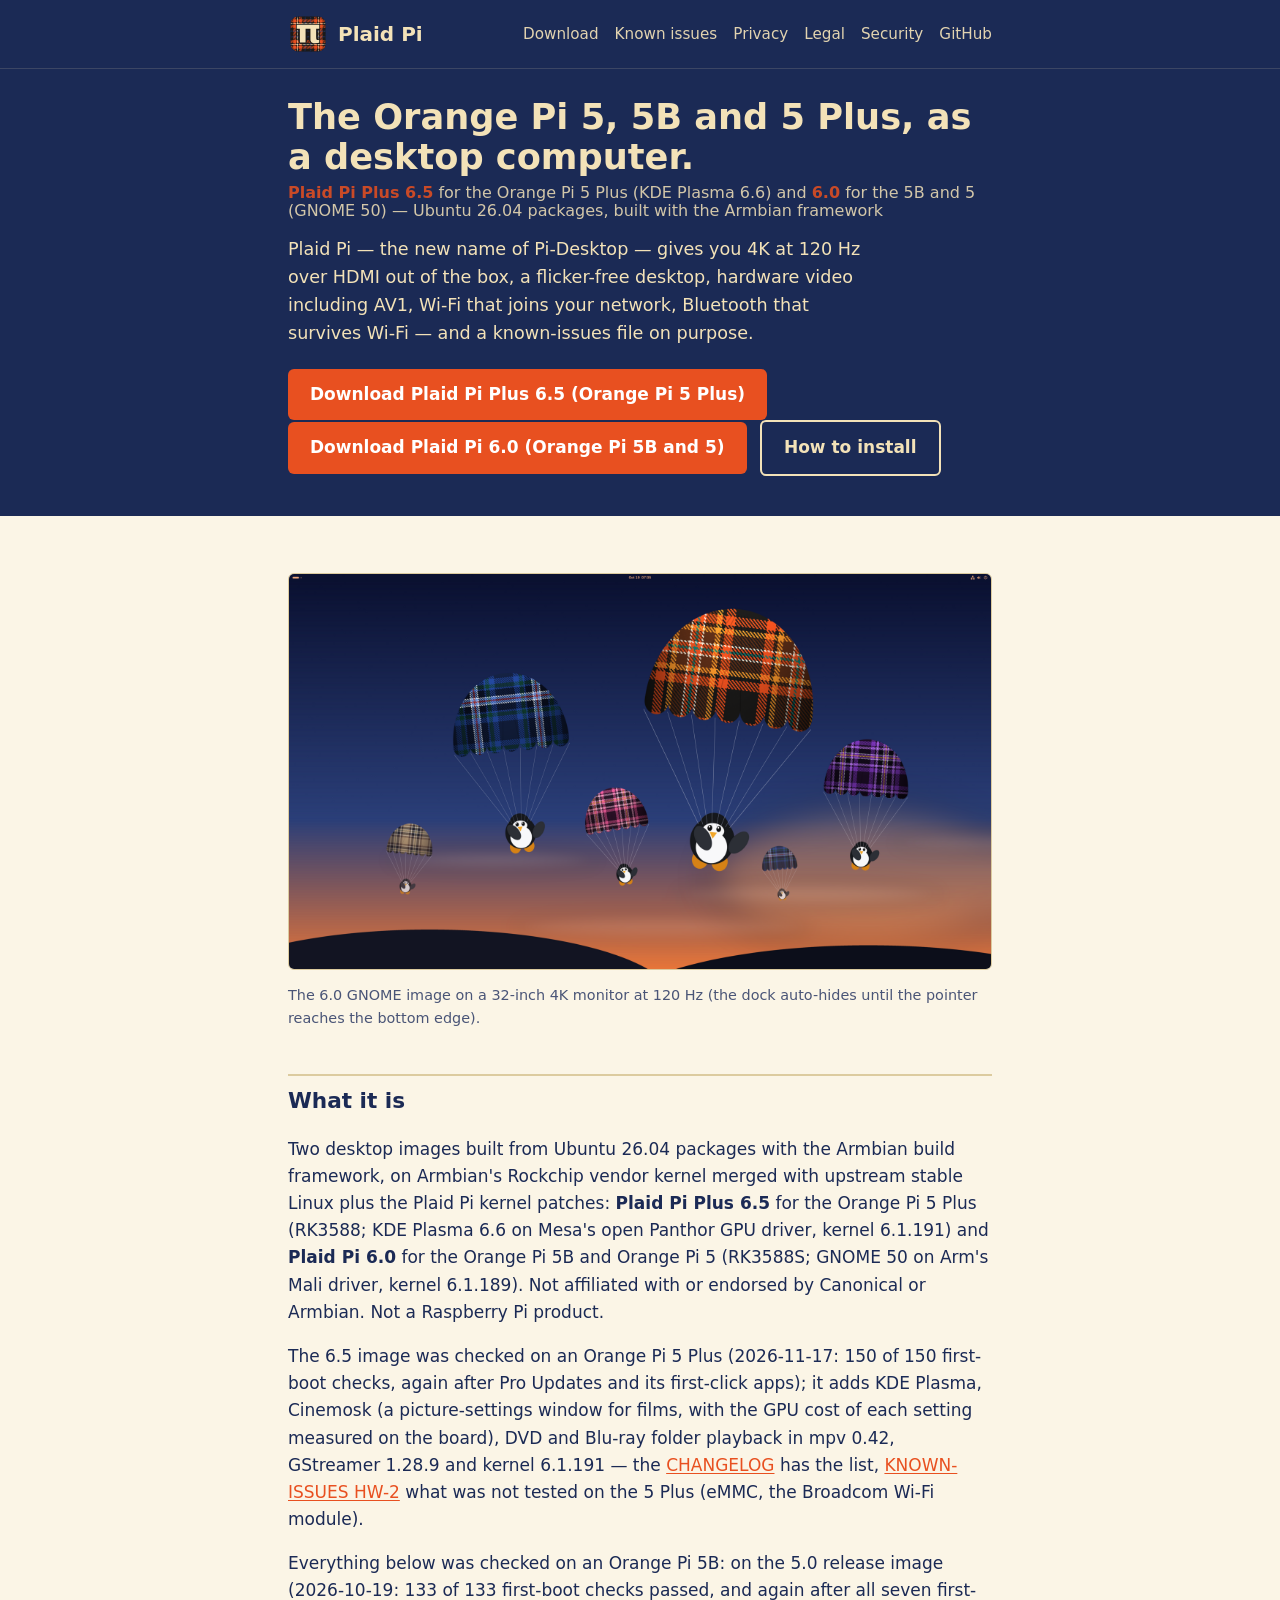
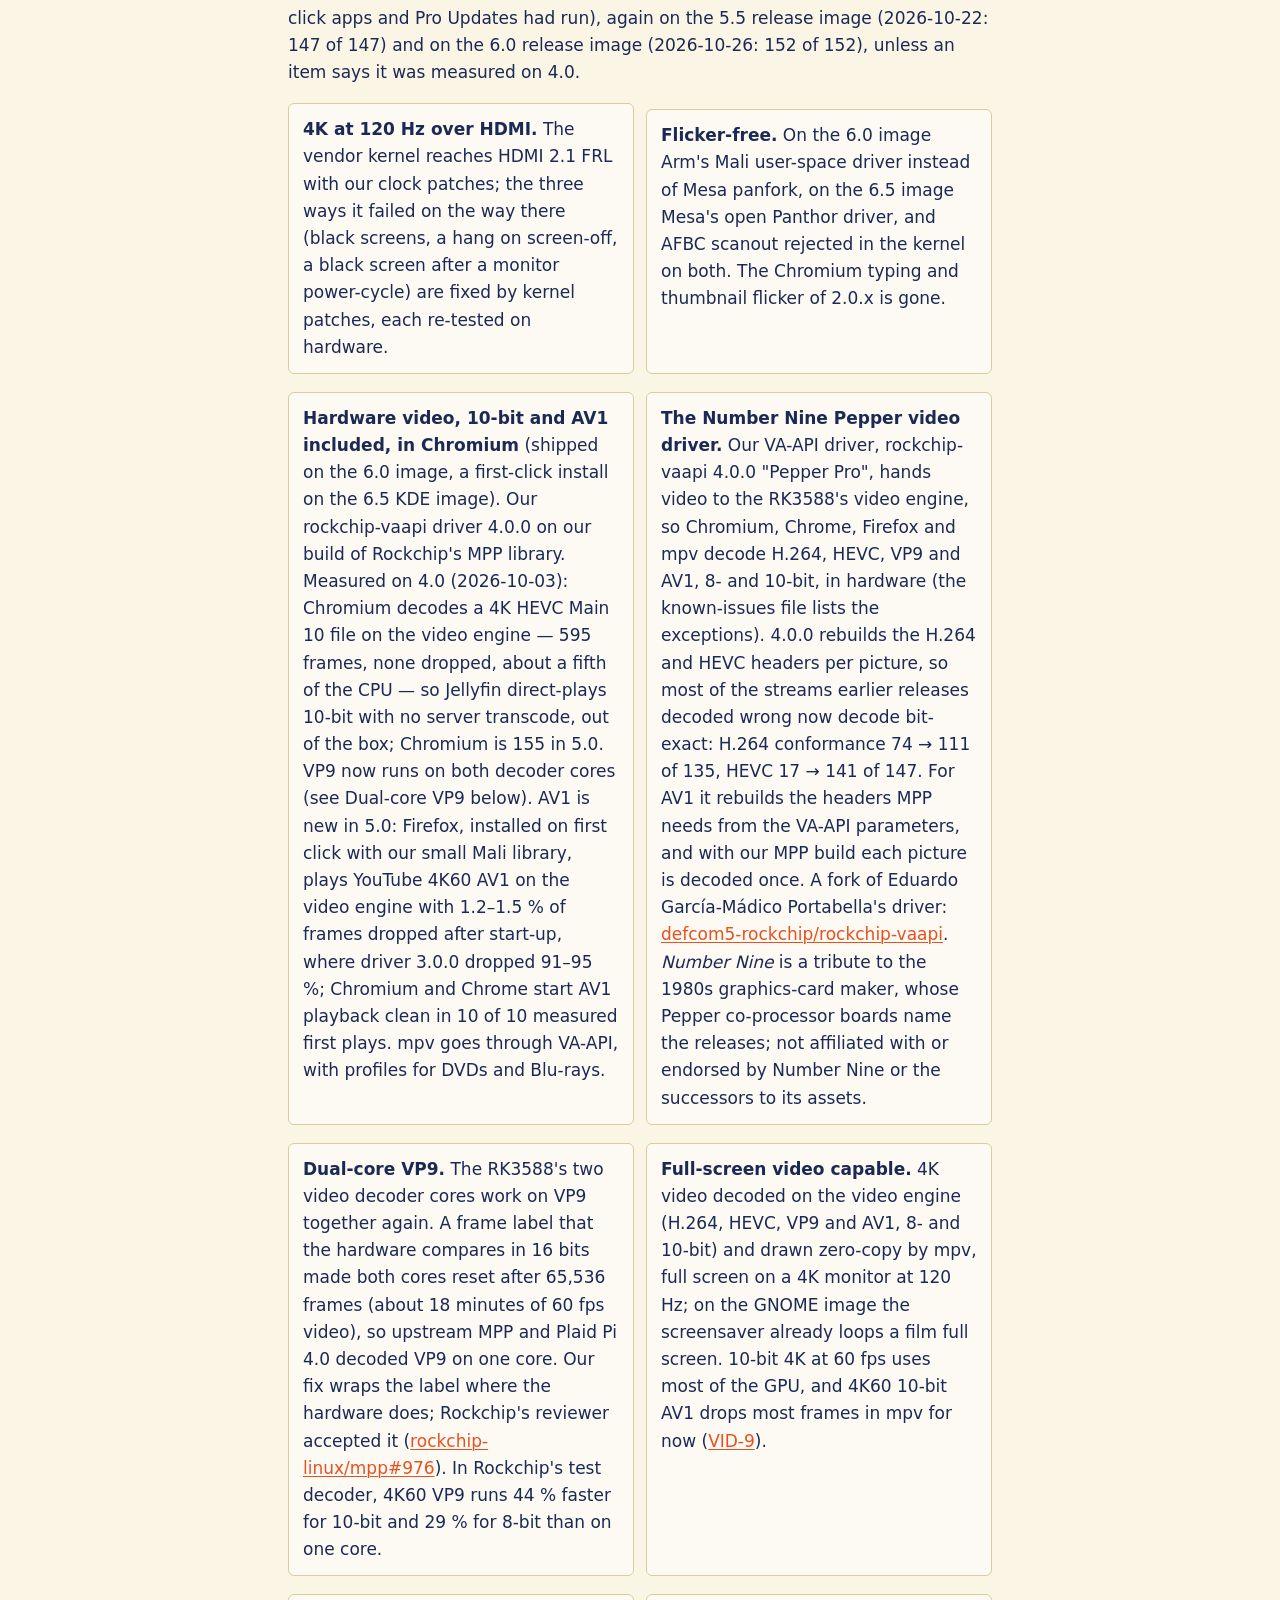
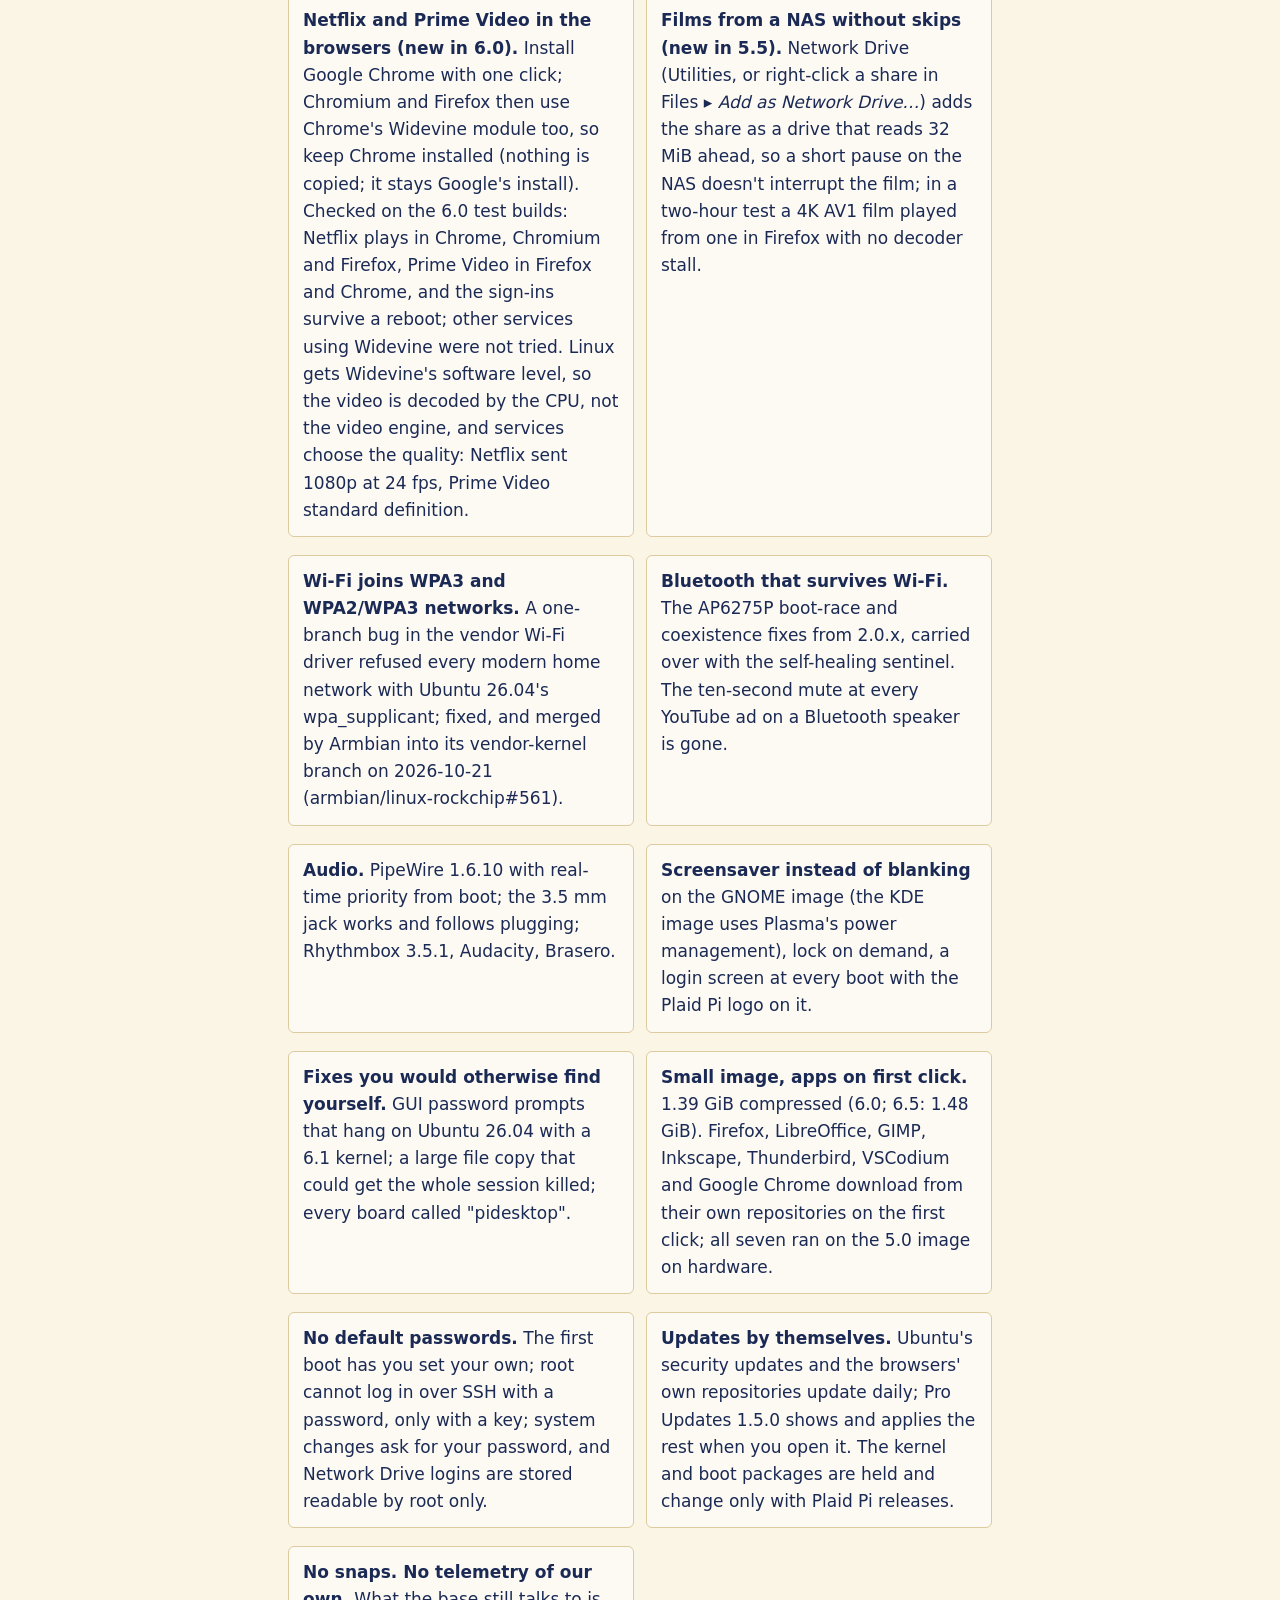
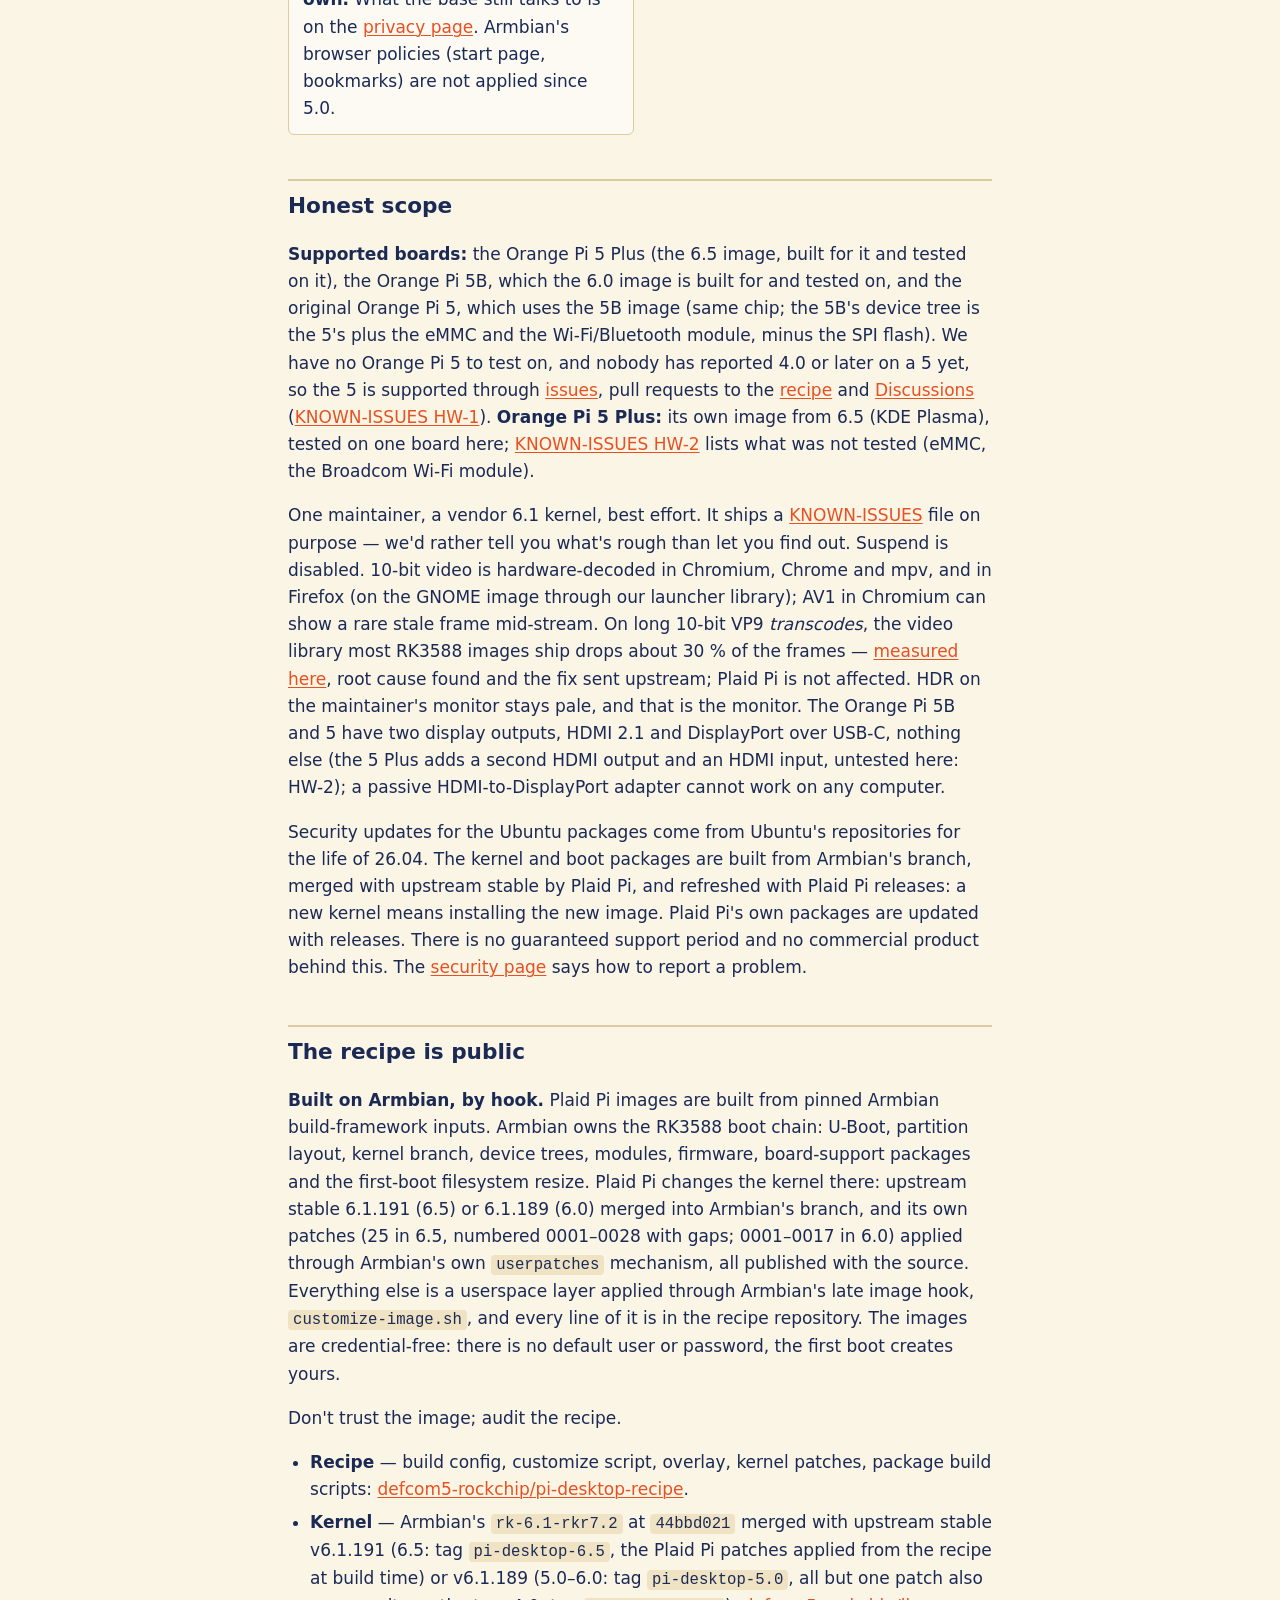
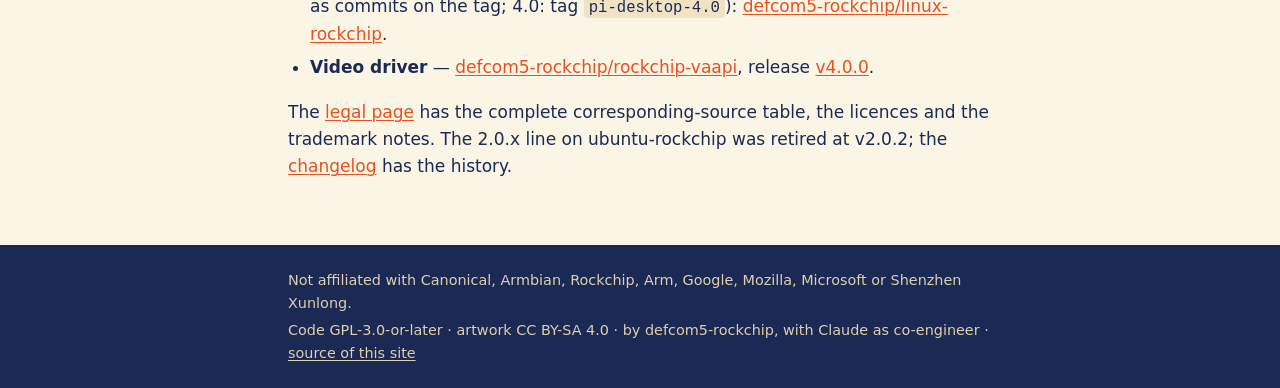
<file: docs/index.html>
<!DOCTYPE html>
<html lang="en">
<head>
<meta charset="utf-8">
<meta name="viewport" content="width=device-width, initial-scale=1">
<title>Plaid Pi — a desktop for the Orange Pi 5, 5B and 5 Plus</title>
<meta name="description" content="Plaid Pi (formerly Pi-Desktop): desktop images for the Orange Pi 5 Plus (KDE Plasma, 6.5) and the Orange Pi 5B and 5 (GNOME, 6.0), built from Ubuntu 26.04 packages with the Armbian build framework on the Rockchip vendor kernel, with hardware video and 4K at 120 Hz.">
<link rel="stylesheet" href="style.css">
<link rel="icon" href="img/pi-desktop.svg" type="image/svg+xml">
</head>
<body>
<header class="site">
  <div class="wrap">
    <a class="brand" href="index.html"><img src="img/pi-desktop.svg" alt="" width="40" height="40"><span>Plaid Pi</span></a>
    <nav>
      <a href="download.html">Download</a>
      <a href="https://github.com/defcom5-rockchip/pi-desktop/blob/main/KNOWN-ISSUES.md">Known issues</a>
      <a href="privacy.html">Privacy</a>
      <a href="legal.html">Legal</a>
      <a href="security.html">Security</a>
      <a href="https://github.com/defcom5-rockchip/pi-desktop">GitHub</a>
    </nav>
  </div>
</header>

<section class="hero">
  <div class="wrap">
    <h1>The Orange Pi 5, 5B and 5 Plus, as a desktop computer.<small><span class="version">Plaid Pi Plus 6.5</span> for the Orange Pi 5 Plus (KDE Plasma 6.6) and <span class="version">6.0</span> for the 5B and 5 (GNOME 50) — Ubuntu 26.04 packages, built with the Armbian framework</small></h1>
    <p>Plaid Pi — the new name of Pi-Desktop — gives you 4K at 120 Hz over HDMI out of the box, a flicker-free desktop, hardware video including AV1, Wi-Fi that joins your network, Bluetooth that survives Wi-Fi — and a known-issues file on purpose.</p>
    <a class="btn" href="https://github.com/defcom5-rockchip/pi-desktop/releases/tag/v6.5.0">Download Plaid Pi Plus 6.5 (Orange Pi 5 Plus)</a> <a class="btn" href="https://github.com/defcom5-rockchip/pi-desktop/releases/tag/v6.0.0">Download Plaid Pi 6.0 (Orange Pi 5B and 5)</a>
    <a class="btn secondary" href="download.html">How to install</a>
  </div>
</section>

<main>
  <div class="wrap">
    <figure>
      <img src="img/desktop.png" alt="The 6.0 GNOME image: Plaid Pi on a 32-inch 4K monitor at 120 Hz: tartan-canopied penguins parachuting over a dusk horizon under the Plaid top bar; the dock auto-hides until the pointer reaches the bottom edge." width="1920" height="1080" loading="lazy">
      <figcaption>The 6.0 GNOME image on a 32-inch 4K monitor at 120 Hz (the dock auto-hides until the pointer reaches the bottom edge).</figcaption>
    </figure>

    <h2>What it is</h2>
    <p>Two desktop images built from Ubuntu 26.04 packages with the Armbian build framework, on Armbian's Rockchip vendor kernel merged with upstream stable Linux plus the Plaid Pi kernel patches: <strong>Plaid Pi Plus 6.5</strong> for the Orange Pi 5 Plus (RK3588; KDE Plasma 6.6 on Mesa's open Panthor GPU driver, kernel 6.1.191) and <strong>Plaid Pi 6.0</strong> for the Orange Pi 5B and Orange Pi 5 (RK3588S; GNOME 50 on Arm's Mali driver, kernel 6.1.189). Not affiliated with or endorsed by Canonical or Armbian. Not a Raspberry Pi product.</p>
    <p>The 6.5 image was checked on an Orange Pi 5 Plus (2026-11-17: 150 of 150 first-boot checks, again after Pro Updates and its first-click apps); it adds KDE Plasma, Cinemosk (a picture-settings window for films, with the GPU cost of each setting measured on the board), DVD and Blu-ray folder playback in mpv 0.42, GStreamer 1.28.9 and kernel 6.1.191 — the <a href="https://github.com/defcom5-rockchip/pi-desktop/blob/main/CHANGELOG.md">CHANGELOG</a> has the list, <a href="https://github.com/defcom5-rockchip/pi-desktop/blob/main/KNOWN-ISSUES.md#hw-2-orange-pi-5-plus--the-board-of-the-65-image-what-was-not-tested">KNOWN-ISSUES HW-2</a> what was not tested on the 5 Plus (eMMC, the Broadcom Wi-Fi module).</p>
    <p>Everything below was checked on an Orange Pi 5B: on the 5.0 release image (2026-10-19: 133 of 133 first-boot checks passed, and again after all seven first-click apps and Pro Updates had run), again on the 5.5 release image (2026-10-22: 147 of 147) and on the 6.0 release image (2026-10-26: 152 of 152), unless an item says it was measured on 4.0.</p>
    <ul class="features">
      <li><strong>4K at 120 Hz over HDMI.</strong> The vendor kernel reaches HDMI 2.1 FRL with our clock patches; the three ways it failed on the way there (black screens, a hang on screen-off, a black screen after a monitor power-cycle) are fixed by kernel patches, each re-tested on hardware.</li>
      <li><strong>Flicker-free.</strong> On the 6.0 image Arm's Mali user-space driver instead of Mesa panfork, on the 6.5 image Mesa's open Panthor driver, and AFBC scanout rejected in the kernel on both. The Chromium typing and thumbnail flicker of 2.0.x is gone.</li>
      <li><strong>Hardware video, 10-bit and AV1 included, in Chromium</strong> (shipped on the 6.0 image, a first-click install on the 6.5 KDE image). Our rockchip-vaapi driver 4.0.0 on our build of Rockchip's MPP library. Measured on 4.0 (2026-10-03): Chromium decodes a 4K HEVC Main 10 file on the video engine — 595 frames, none dropped, about a fifth of the CPU — so Jellyfin direct-plays 10-bit with no server transcode, out of the box; Chromium is 155 in 5.0. VP9 now runs on both decoder cores (see Dual-core VP9 below). AV1 is new in 5.0: Firefox, installed on first click with our small Mali library, plays YouTube 4K60 AV1 on the video engine with 1.2–1.5 % of frames dropped after start-up, where driver 3.0.0 dropped 91–95 %; Chromium and Chrome start AV1 playback clean in 10 of 10 measured first plays. mpv goes through VA-API, with profiles for DVDs and Blu-rays.</li>
      <li><strong>The Number Nine Pepper video driver.</strong> Our VA-API driver, rockchip-vaapi 4.0.0 "Pepper Pro", hands video to the RK3588's video engine, so Chromium, Chrome, Firefox and mpv decode H.264, HEVC, VP9 and AV1, 8- and 10-bit, in hardware (the known-issues file lists the exceptions). 4.0.0 rebuilds the H.264 and HEVC headers per picture, so most of the streams earlier releases decoded wrong now decode bit-exact: H.264 conformance 74 → 111 of 135, HEVC 17 → 141 of 147. For AV1 it rebuilds the headers MPP needs from the VA-API parameters, and with our MPP build each picture is decoded once. A fork of Eduardo García-Mádico Portabella's driver: <a href="https://github.com/defcom5-rockchip/rockchip-vaapi">defcom5-rockchip/rockchip-vaapi</a>. <em>Number Nine</em> is a tribute to the 1980s graphics-card maker, whose Pepper co-processor boards name the releases; not affiliated with or endorsed by Number Nine or the successors to its assets.</li>
      <li><strong>Dual-core VP9.</strong> The RK3588's two video decoder cores work on VP9 together again. A frame label that the hardware compares in 16 bits made both cores reset after 65,536 frames (about 18 minutes of 60 fps video), so upstream MPP and Plaid Pi 4.0 decoded VP9 on one core. Our fix wraps the label where the hardware does; Rockchip's reviewer accepted it (<a href="https://github.com/rockchip-linux/mpp/pull/976">rockchip-linux/mpp#976</a>). In Rockchip's test decoder, 4K60 VP9 runs 44&nbsp;% faster for 10-bit and 29&nbsp;% for 8-bit than on one core.</li>
      <li><strong>Full-screen video capable.</strong> 4K video decoded on the video engine (H.264, HEVC, VP9 and AV1, 8- and 10-bit) and drawn zero-copy by mpv, full screen on a 4K monitor at 120 Hz; on the GNOME image the screensaver already loops a film full screen. 10-bit 4K at 60 fps uses most of the GPU, and 4K60 10-bit AV1 drops most frames in mpv for now (<a href="https://github.com/defcom5-rockchip/pi-desktop/blob/main/KNOWN-ISSUES.md#vid-9-av1-at-4k60-10-bit-drops-most-frames-in-mpv">VID-9</a>).</li>
      <li><strong>Netflix and Prime Video in the browsers (new in 6.0).</strong> Install Google Chrome with one click; Chromium and Firefox then use Chrome's Widevine module too, so keep Chrome installed (nothing is copied; it stays Google's install). Checked on the 6.0 test builds: Netflix plays in Chrome, Chromium and Firefox, Prime Video in Firefox and Chrome, and the sign-ins survive a reboot; other services using Widevine were not tried. Linux gets Widevine's software level, so the video is decoded by the CPU, not the video engine, and services choose the quality: Netflix sent 1080p at 24 fps, Prime Video standard definition.</li>
      <li><strong>Films from a NAS without skips (new in 5.5).</strong> Network Drive (Utilities, or right-click a share in Files ▸ <em>Add as Network Drive…</em>) adds the share as a drive that reads 32 MiB ahead, so a short pause on the NAS doesn't interrupt the film; in a two-hour test a 4K AV1 film played from one in Firefox with no decoder stall.</li>
      <li><strong>Wi-Fi joins WPA3 and WPA2/WPA3 networks.</strong> A one-branch bug in the vendor Wi-Fi driver refused every modern home network with Ubuntu 26.04's wpa_supplicant; fixed, and merged by Armbian into its vendor-kernel branch on 2026-10-21 (armbian/linux-rockchip#561).</li>
      <li><strong>Bluetooth that survives Wi-Fi.</strong> The AP6275P boot-race and coexistence fixes from 2.0.x, carried over with the self-healing sentinel. The ten-second mute at every YouTube ad on a Bluetooth speaker is gone.</li>
      <li><strong>Audio.</strong> PipeWire 1.6.10 with real-time priority from boot; the 3.5 mm jack works and follows plugging; Rhythmbox 3.5.1, Audacity, Brasero.</li>
      <li><strong>Screensaver instead of blanking</strong> on the GNOME image (the KDE image uses Plasma's power management), lock on demand, a login screen at every boot with the Plaid Pi logo on it.</li>
      <li><strong>Fixes you would otherwise find yourself.</strong> GUI password prompts that hang on Ubuntu 26.04 with a 6.1 kernel; a large file copy that could get the whole session killed; every board called "pidesktop".</li>
      <li><strong>Small image, apps on first click.</strong> 1.39 GiB compressed (6.0; 6.5: 1.48 GiB). Firefox, LibreOffice, GIMP, Inkscape, Thunderbird, VSCodium and Google Chrome download from their own repositories on the first click; all seven ran on the 5.0 image on hardware.</li>
      <li><strong>No default passwords.</strong> The first boot has you set your own; root cannot log in over SSH with a password, only with a key; system changes ask for your password, and Network Drive logins are stored readable by root only.</li>
      <li><strong>Updates by themselves.</strong> Ubuntu's security updates and the browsers' own repositories update daily; Pro Updates 1.5.0 shows and applies the rest when you open it. The kernel and boot packages are held and change only with Plaid Pi releases.</li>
      <li><strong>No snaps. No telemetry of our own.</strong> What the base still talks to is on the <a href="privacy.html">privacy page</a>. Armbian's browser policies (start page, bookmarks) are not applied since 5.0.</li>
    </ul>

    <h2>Honest scope</h2>
    <p><strong>Supported boards:</strong> the Orange Pi 5 Plus (the 6.5 image, built for it and tested on it), the Orange Pi 5B, which the 6.0 image is built for and tested on, and the original Orange Pi 5, which uses the 5B image (same chip; the 5B's device tree is the 5's plus the eMMC and the Wi-Fi/Bluetooth module, minus the SPI flash). We have no Orange Pi 5 to test on, and nobody has reported 4.0 or later on a 5 yet, so the 5 is supported through <a href="https://github.com/defcom5-rockchip/pi-desktop/issues">issues</a>, pull requests to the <a href="https://github.com/defcom5-rockchip/pi-desktop-recipe">recipe</a> and <a href="https://github.com/defcom5-rockchip/pi-desktop/discussions">Discussions</a> (<a href="https://github.com/defcom5-rockchip/pi-desktop/blob/main/KNOWN-ISSUES.md#hw-1-orange-pi-5-the-original-not-the-b--supported-runs-the-5b-image-untested-by-us">KNOWN-ISSUES HW-1</a>). <strong>Orange Pi 5 Plus:</strong> its own image from 6.5 (KDE Plasma), tested on one board here; <a href="https://github.com/defcom5-rockchip/pi-desktop/blob/main/KNOWN-ISSUES.md#hw-2-orange-pi-5-plus--the-board-of-the-65-image-what-was-not-tested">KNOWN-ISSUES HW-2</a> lists what was not tested (eMMC, the Broadcom Wi-Fi module).</p>
    <p>One maintainer, a vendor 6.1 kernel, best effort. It ships a <a href="https://github.com/defcom5-rockchip/pi-desktop/blob/main/KNOWN-ISSUES.md">KNOWN-ISSUES</a> file on purpose — we'd rather tell you what's rough than let you find out. Suspend is disabled. 10-bit video is hardware-decoded in Chromium, Chrome and mpv, and in Firefox (on the GNOME image through our launcher library); AV1 in Chromium can show a rare stale frame mid-stream. On long 10-bit VP9 <em>transcodes</em>, the video library most RK3588 images ship drops about 30&nbsp;% of the frames — <a href="vp9-10bit-rk3588.html">measured here</a>, root cause found and the fix sent upstream; Plaid Pi is not affected. HDR on the maintainer's monitor stays pale, and that is the monitor. The Orange Pi 5B and 5 have two display outputs, HDMI 2.1 and DisplayPort over USB-C, nothing else (the 5 Plus adds a second HDMI output and an HDMI input, untested here: HW-2); a passive HDMI-to-DisplayPort adapter cannot work on any computer.</p>
    <p>Security updates for the Ubuntu packages come from Ubuntu's repositories for the life of 26.04. The kernel and boot packages are built from Armbian's branch, merged with upstream stable by Plaid Pi, and refreshed with Plaid Pi releases: a new kernel means installing the new image. Plaid Pi's own packages are updated with releases. There is no guaranteed support period and no commercial product behind this. The <a href="security.html">security page</a> says how to report a problem.</p>

    <h2>The recipe is public</h2>
    <p><strong>Built on Armbian, by hook.</strong> Plaid Pi images are built from pinned Armbian build-framework inputs. Armbian owns the RK3588 boot chain: U-Boot, partition layout, kernel branch, device trees, modules, firmware, board-support packages and the first-boot filesystem resize. Plaid Pi changes the kernel there: upstream stable 6.1.191 (6.5) or 6.1.189 (6.0) merged into Armbian's branch, and its own patches (25 in 6.5, numbered 0001–0028 with gaps; 0001–0017 in 6.0) applied through Armbian's own <code>userpatches</code> mechanism, all published with the source. Everything else is a userspace layer applied through Armbian's late image hook, <code>customize-image.sh</code>, and every line of it is in the recipe repository. The images are credential-free: there is no default user or password, the first boot creates yours.</p>
    <p>Don't trust the image; audit the recipe.</p>
    <ul>
      <li><strong>Recipe</strong> — build config, customize script, overlay, kernel patches, package build scripts: <a href="https://github.com/defcom5-rockchip/pi-desktop-recipe">defcom5-rockchip/pi-desktop-recipe</a>.</li>
      <li><strong>Kernel</strong> — Armbian's <code>rk-6.1-rkr7.2</code> at <code>44bbd021</code> merged with upstream stable v6.1.191 (6.5: tag <code>pi-desktop-6.5</code>, the Plaid Pi patches applied from the recipe at build time) or v6.1.189 (5.0–6.0: tag <code>pi-desktop-5.0</code>, all but one patch also as commits on the tag; 4.0: tag <code>pi-desktop-4.0</code>): <a href="https://github.com/defcom5-rockchip/linux-rockchip">defcom5-rockchip/linux-rockchip</a>.</li>
      <li><strong>Video driver</strong> — <a href="https://github.com/defcom5-rockchip/rockchip-vaapi">defcom5-rockchip/rockchip-vaapi</a>, release <a href="https://github.com/defcom5-rockchip/rockchip-vaapi/releases/tag/v4.0.0">v4.0.0</a>.</li>
    </ul>
    <p>The <a href="legal.html">legal page</a> has the complete corresponding-source table, the licences and the trademark notes. The 2.0.x line on ubuntu-rockchip was retired at v2.0.2; the <a href="https://github.com/defcom5-rockchip/pi-desktop/blob/main/CHANGELOG.md">changelog</a> has the history.</p>
  </div>
</main>

<footer class="site">
  <div class="wrap">
    <p>Not affiliated with Canonical, Armbian, Rockchip, Arm, Google, Mozilla, Microsoft or Shenzhen Xunlong.</p>
    <p>Code GPL-3.0-or-later · artwork CC BY-SA 4.0 · by defcom5-rockchip, with Claude as co-engineer · <a href="https://github.com/defcom5-rockchip/pi-desktop">source of this site</a></p>
  </div>
</footer>
</body>
</html>
</file>
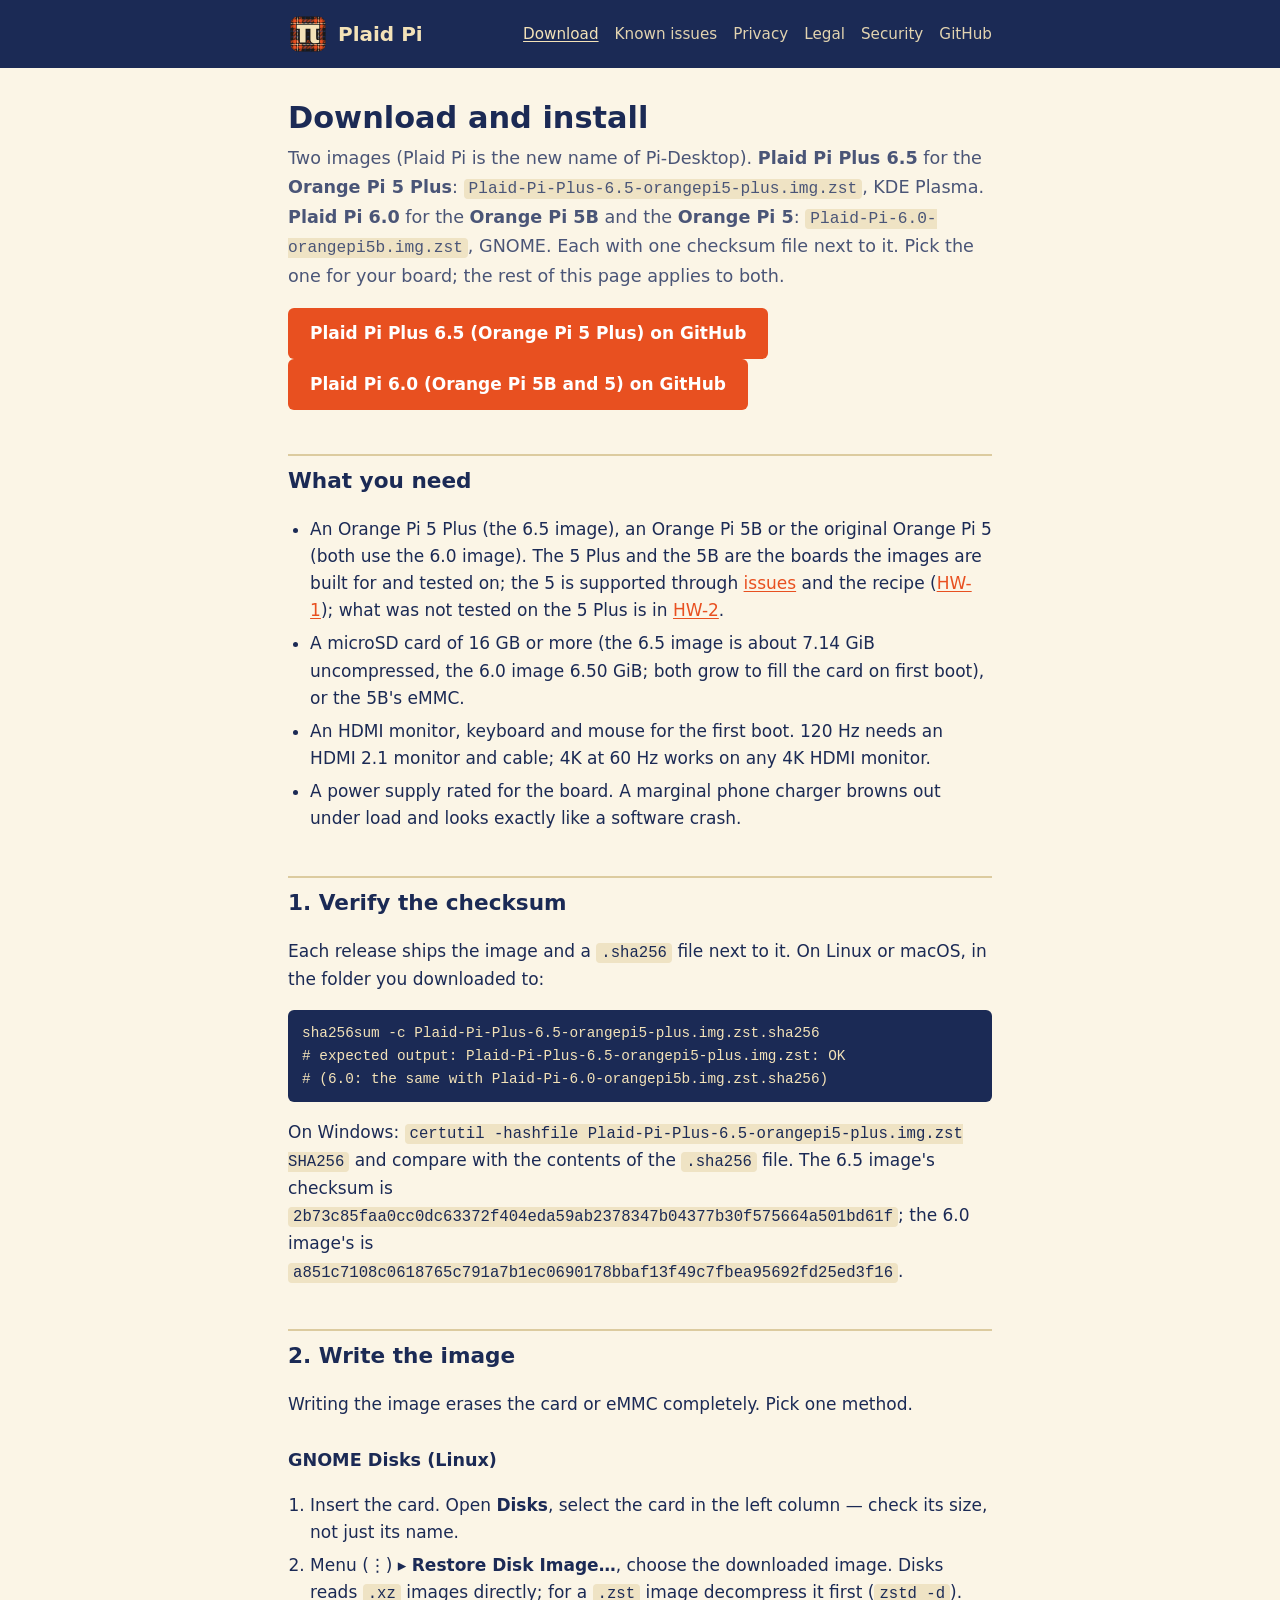
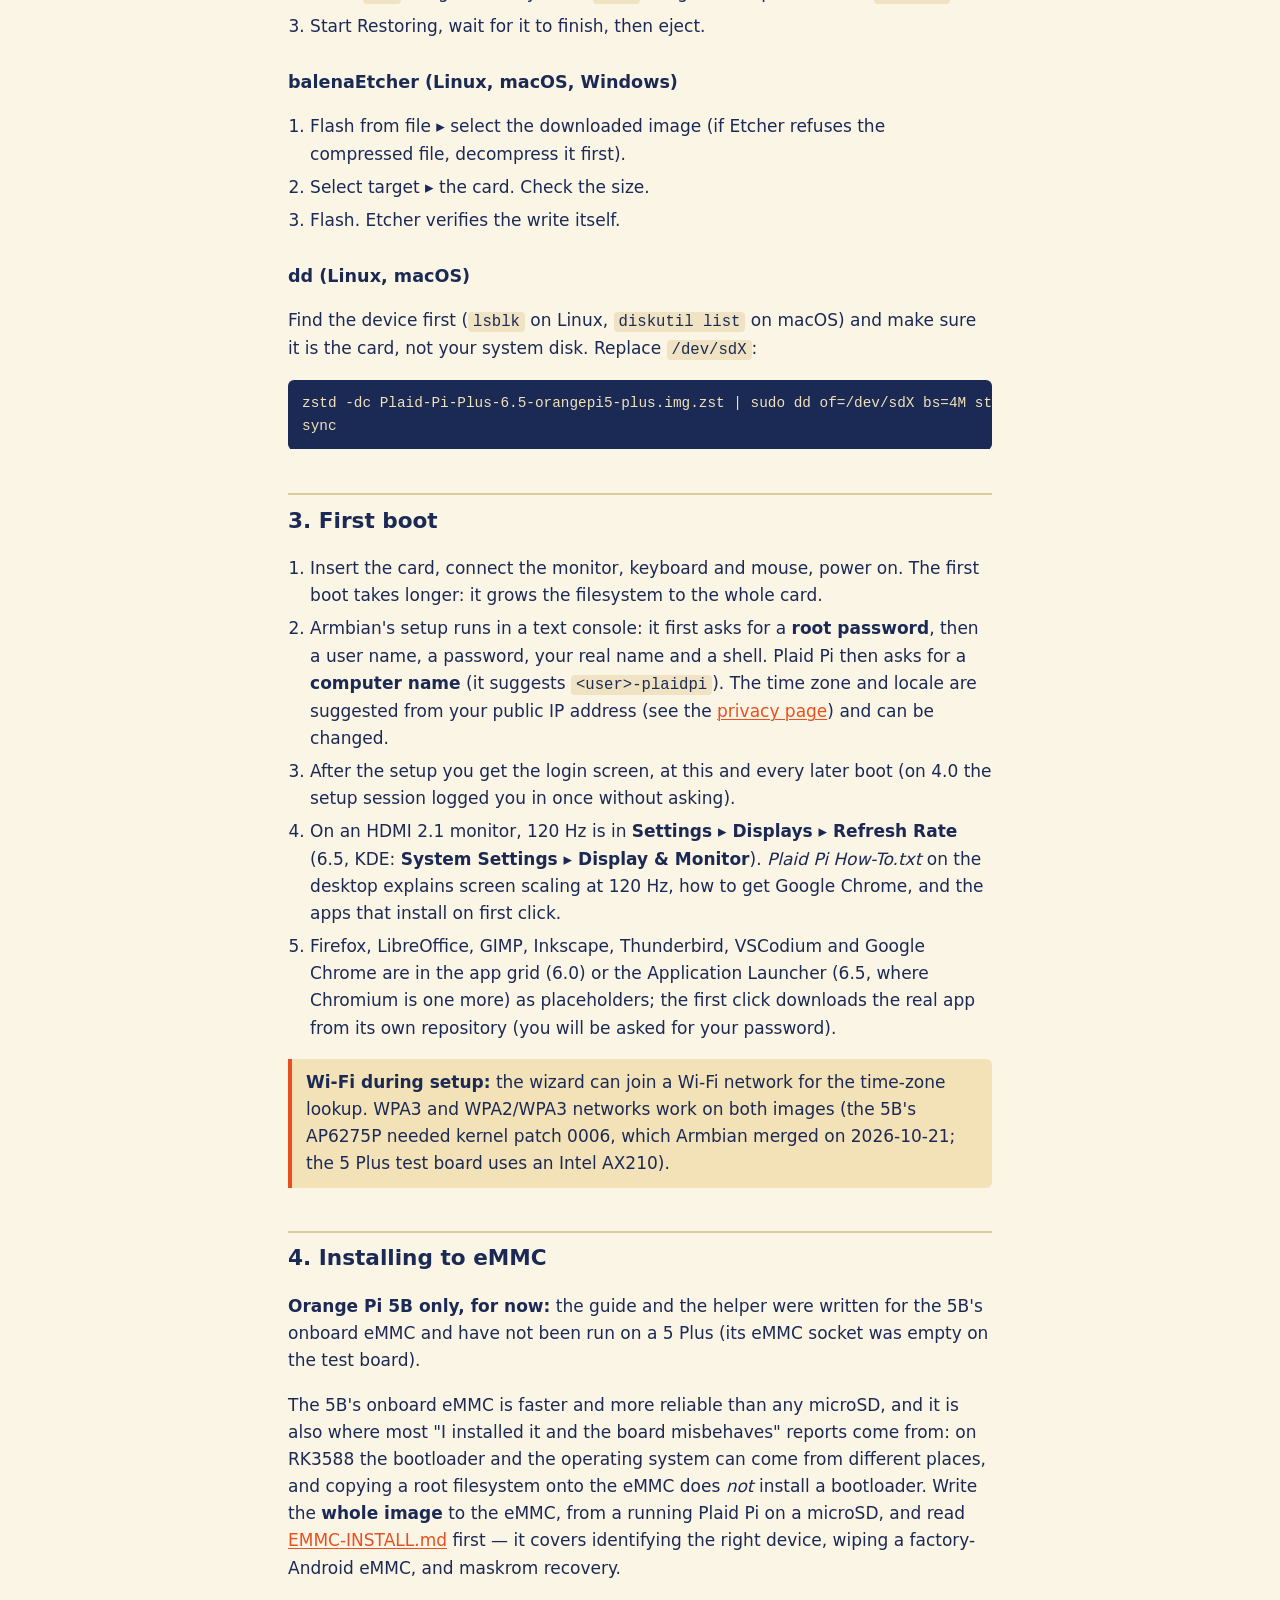
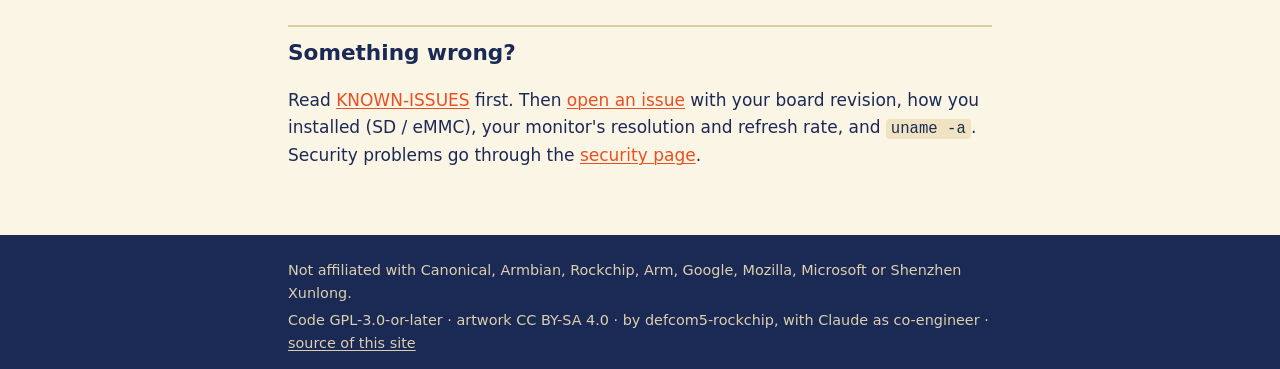
<file: docs/download.html>
<!DOCTYPE html>
<html lang="en">
<head>
<meta charset="utf-8">
<meta name="viewport" content="width=device-width, initial-scale=1">
<title>Plaid Pi — download and install</title>
<meta name="description" content="Download Plaid Pi Plus 6.5 for the Orange Pi 5 Plus or Plaid Pi 6.0 for the Orange Pi 5 and 5B, verify the checksum, write it to a microSD card or eMMC, and what the first boot does.">
<link rel="stylesheet" href="style.css">
<link rel="icon" href="img/pi-desktop.svg" type="image/svg+xml">
</head>
<body>
<header class="site">
  <div class="wrap">
    <a class="brand" href="index.html"><img src="img/pi-desktop.svg" alt="" width="40" height="40"><span>Plaid Pi</span></a>
    <nav>
      <a href="download.html" aria-current="page">Download</a>
      <a href="https://github.com/defcom5-rockchip/pi-desktop/blob/main/KNOWN-ISSUES.md">Known issues</a>
      <a href="privacy.html">Privacy</a>
      <a href="legal.html">Legal</a>
      <a href="security.html">Security</a>
      <a href="https://github.com/defcom5-rockchip/pi-desktop">GitHub</a>
    </nav>
  </div>
</header>

<main>
  <div class="wrap">
    <h1>Download and install</h1>
    <p class="lede">Two images (Plaid Pi is the new name of Pi-Desktop). <strong>Plaid Pi Plus 6.5</strong> for the <strong>Orange Pi 5 Plus</strong>: <code>Plaid-Pi-Plus-6.5-orangepi5-plus.img.zst</code>, KDE Plasma. <strong>Plaid Pi 6.0</strong> for the <strong>Orange Pi 5B</strong> and the <strong>Orange Pi 5</strong>: <code>Plaid-Pi-6.0-orangepi5b.img.zst</code>, GNOME. Each with one checksum file next to it. Pick the one for your board; the rest of this page applies to both.</p>

    <p><a class="btn" href="https://github.com/defcom5-rockchip/pi-desktop/releases/tag/v6.5.0">Plaid Pi Plus 6.5 (Orange Pi 5 Plus) on GitHub</a> <a class="btn" href="https://github.com/defcom5-rockchip/pi-desktop/releases/tag/v6.0.0">Plaid Pi 6.0 (Orange Pi 5B and 5) on GitHub</a></p>

    <h2>What you need</h2>
    <ul>
      <li>An Orange Pi 5 Plus (the 6.5 image), an Orange Pi 5B or the original Orange Pi 5 (both use the 6.0 image). The 5 Plus and the 5B are the boards the images are built for and tested on; the 5 is supported through <a href="https://github.com/defcom5-rockchip/pi-desktop/issues">issues</a> and the recipe (<a href="https://github.com/defcom5-rockchip/pi-desktop/blob/main/KNOWN-ISSUES.md#hw-1-orange-pi-5-the-original-not-the-b--supported-runs-the-5b-image-untested-by-us">HW-1</a>); what was not tested on the 5 Plus is in <a href="https://github.com/defcom5-rockchip/pi-desktop/blob/main/KNOWN-ISSUES.md#hw-2-orange-pi-5-plus--the-board-of-the-65-image-what-was-not-tested">HW-2</a>.</li>
      <li>A microSD card of 16 GB or more (the 6.5 image is about 7.14 GiB uncompressed, the 6.0 image 6.50 GiB; both grow to fill the card on first boot), or the 5B's eMMC.</li>
      <li>An HDMI monitor, keyboard and mouse for the first boot. 120 Hz needs an HDMI 2.1 monitor and cable; 4K at 60 Hz works on any 4K HDMI monitor.</li>
      <li>A power supply rated for the board. A marginal phone charger browns out under load and looks exactly like a software crash.</li>
    </ul>

    <h2>1. Verify the checksum</h2>
    <p>Each release ships the image and a <code>.sha256</code> file next to it. On Linux or macOS, in the folder you downloaded to:</p>
<pre><code>sha256sum -c Plaid-Pi-Plus-6.5-orangepi5-plus.img.zst.sha256
# expected output: Plaid-Pi-Plus-6.5-orangepi5-plus.img.zst: OK
# (6.0: the same with Plaid-Pi-6.0-orangepi5b.img.zst.sha256)</code></pre>
    <p>On Windows: <code>certutil -hashfile Plaid-Pi-Plus-6.5-orangepi5-plus.img.zst SHA256</code> and compare with the contents of the <code>.sha256</code> file. The 6.5 image's checksum is <code>2b73c85faa0cc0dc63372f404eda59ab2378347b04377b30f575664a501bd61f</code>; the 6.0 image's is <code>a851c7108c0618765c791a7b1ec0690178bbaf13f49c7fbea95692fd25ed3f16</code>.</p>

    <h2>2. Write the image</h2>
    <p>Writing the image erases the card or eMMC completely. Pick one method.</p>
    <h3>GNOME Disks (Linux)</h3>
    <ol>
      <li>Insert the card. Open <strong>Disks</strong>, select the card in the left column — check its size, not just its name.</li>
      <li>Menu (⋮) ▸ <strong>Restore Disk Image…</strong>, choose the downloaded image. Disks reads <code>.xz</code> images directly; for a <code>.zst</code> image decompress it first (<code>zstd -d</code>).</li>
      <li>Start Restoring, wait for it to finish, then eject.</li>
    </ol>
    <h3>balenaEtcher (Linux, macOS, Windows)</h3>
    <ol>
      <li>Flash from file ▸ select the downloaded image (if Etcher refuses the compressed file, decompress it first).</li>
      <li>Select target ▸ the card. Check the size.</li>
      <li>Flash. Etcher verifies the write itself.</li>
    </ol>
    <h3>dd (Linux, macOS)</h3>
    <p>Find the device first (<code>lsblk</code> on Linux, <code>diskutil list</code> on macOS) and make sure it is the card, not your system disk. Replace <code>/dev/sdX</code>:</p>
<pre><code>zstd -dc Plaid-Pi-Plus-6.5-orangepi5-plus.img.zst | sudo dd of=/dev/sdX bs=4M status=progress conv=fsync
sync</code></pre>

    <h2>3. First boot</h2>
    <ol>
      <li>Insert the card, connect the monitor, keyboard and mouse, power on. The first boot takes longer: it grows the filesystem to the whole card.</li>
      <li>Armbian's setup runs in a text console: it first asks for a <strong>root password</strong>, then a user name, a password, your real name and a shell. Plaid Pi then asks for a <strong>computer name</strong> (it suggests <code>&lt;user&gt;-plaidpi</code>). The time zone and locale are suggested from your public IP address (see the <a href="privacy.html">privacy page</a>) and can be changed.</li>
      <li>After the setup you get the login screen, at this and every later boot (on 4.0 the setup session logged you in once without asking).</li>
      <li>On an HDMI 2.1 monitor, 120 Hz is in <strong>Settings ▸ Displays ▸ Refresh Rate</strong> (6.5, KDE: <strong>System Settings ▸ Display &amp; Monitor</strong>). <em>Plaid Pi How-To.txt</em> on the desktop explains screen scaling at 120 Hz, how to get Google Chrome, and the apps that install on first click.</li>
      <li>Firefox, LibreOffice, GIMP, Inkscape, Thunderbird, VSCodium and Google Chrome are in the app grid (6.0) or the Application Launcher (6.5, where Chromium is one more) as placeholders; the first click downloads the real app from its own repository (you will be asked for your password).</li>
    </ol>
    <div class="note">
      <strong>Wi-Fi during setup:</strong> the wizard can join a Wi-Fi network for the time-zone lookup. WPA3 and WPA2/WPA3 networks work on both images (the 5B's AP6275P needed kernel patch 0006, which Armbian merged on 2026-10-21; the 5 Plus test board uses an Intel AX210).
    </div>

    <h2>4. Installing to eMMC</h2>
    <p><strong>Orange Pi 5B only, for now:</strong> the guide and the helper were written for the 5B's onboard eMMC and have not been run on a 5 Plus (its eMMC socket was empty on the test board).</p>
    <p>The 5B's onboard eMMC is faster and more reliable than any microSD, and it is also where most "I installed it and the board misbehaves" reports come from: on RK3588 the bootloader and the operating system can come from different places, and copying a root filesystem onto the eMMC does <em>not</em> install a bootloader. Write the <strong>whole image</strong> to the eMMC, from a running Plaid Pi on a microSD, and read <a href="https://github.com/defcom5-rockchip/pi-desktop/blob/main/EMMC-INSTALL.md">EMMC-INSTALL.md</a> first — it covers identifying the right device, wiping a factory-Android eMMC, and maskrom recovery.</p>

    <h2>Something wrong?</h2>
    <p>Read <a href="https://github.com/defcom5-rockchip/pi-desktop/blob/main/KNOWN-ISSUES.md">KNOWN-ISSUES</a> first. Then <a href="https://github.com/defcom5-rockchip/pi-desktop/issues">open an issue</a> with your board revision, how you installed (SD / eMMC), your monitor's resolution and refresh rate, and <code>uname -a</code>. Security problems go through the <a href="security.html">security page</a>.</p>
  </div>
</main>

<footer class="site">
  <div class="wrap">
    <p>Not affiliated with Canonical, Armbian, Rockchip, Arm, Google, Mozilla, Microsoft or Shenzhen Xunlong.</p>
    <p>Code GPL-3.0-or-later · artwork CC BY-SA 4.0 · by defcom5-rockchip, with Claude as co-engineer · <a href="https://github.com/defcom5-rockchip/pi-desktop">source of this site</a></p>
  </div>
</footer>
</body>
</html>
</file>
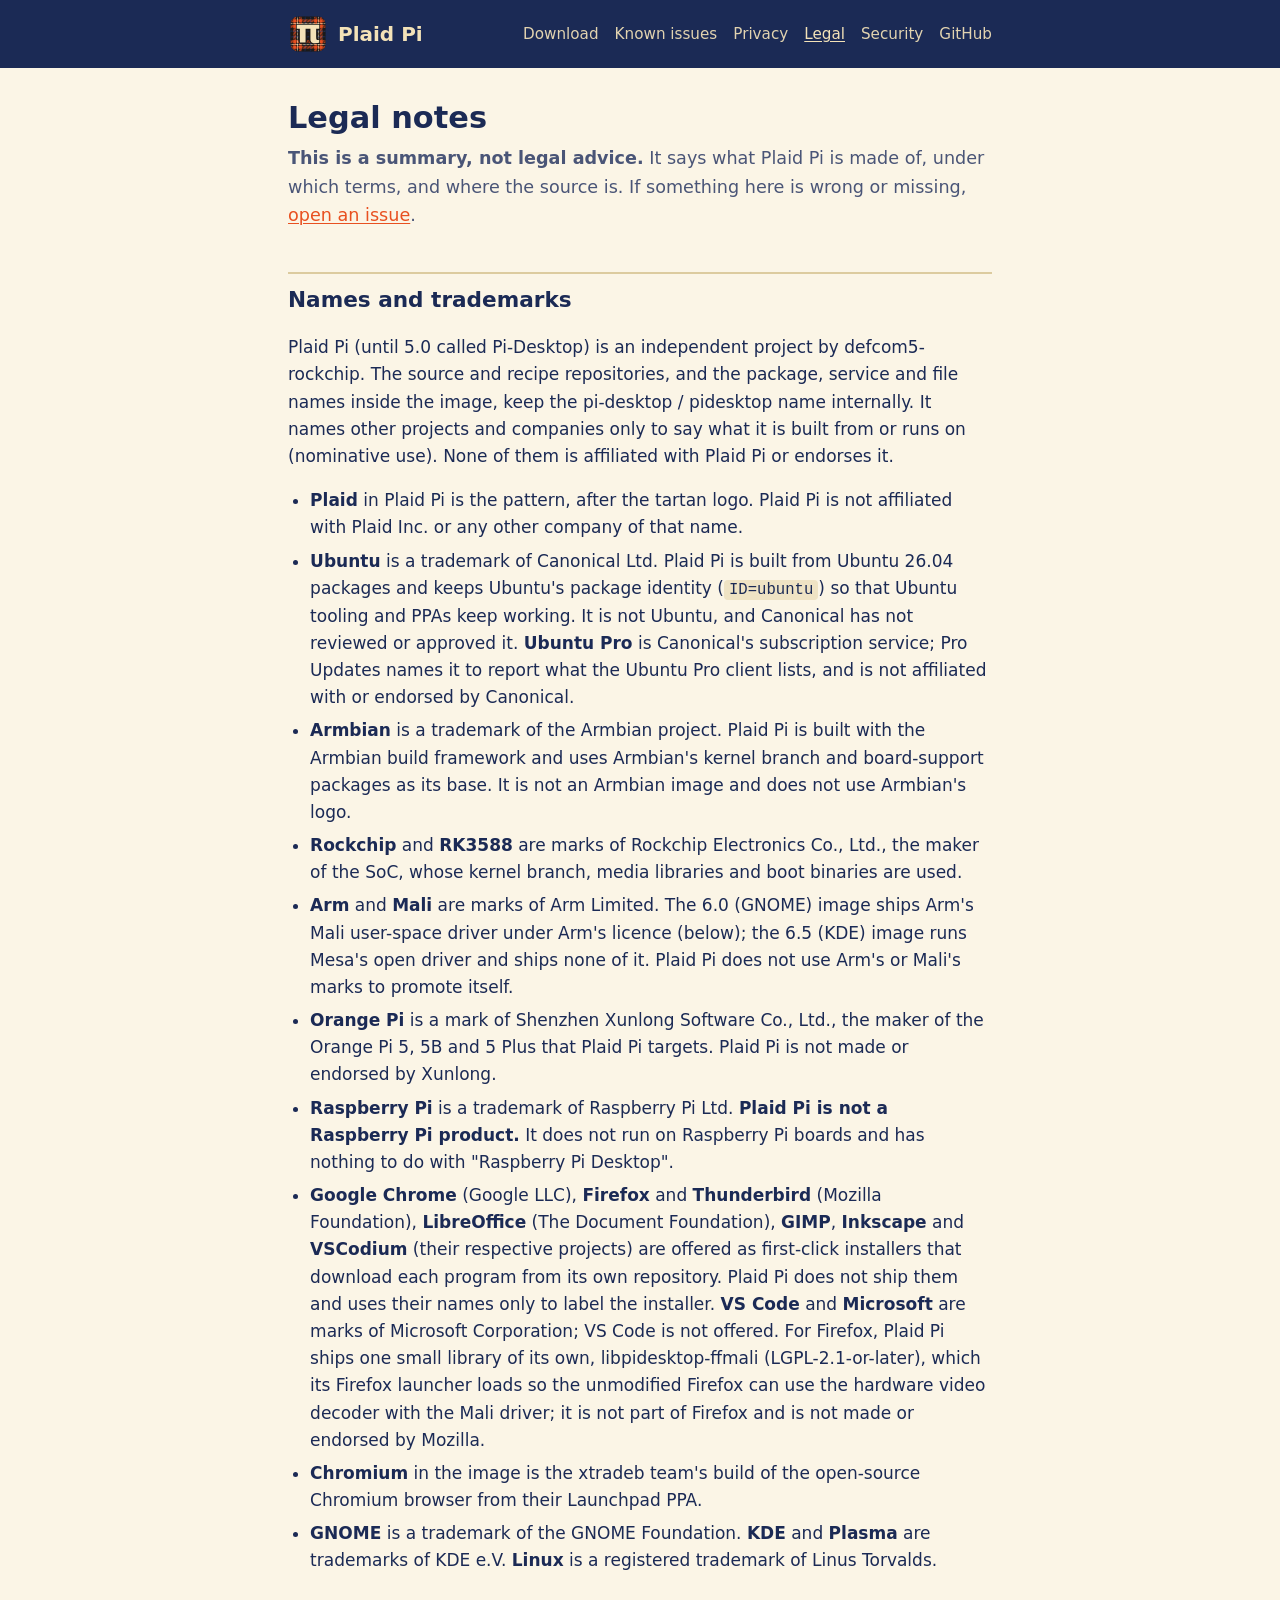
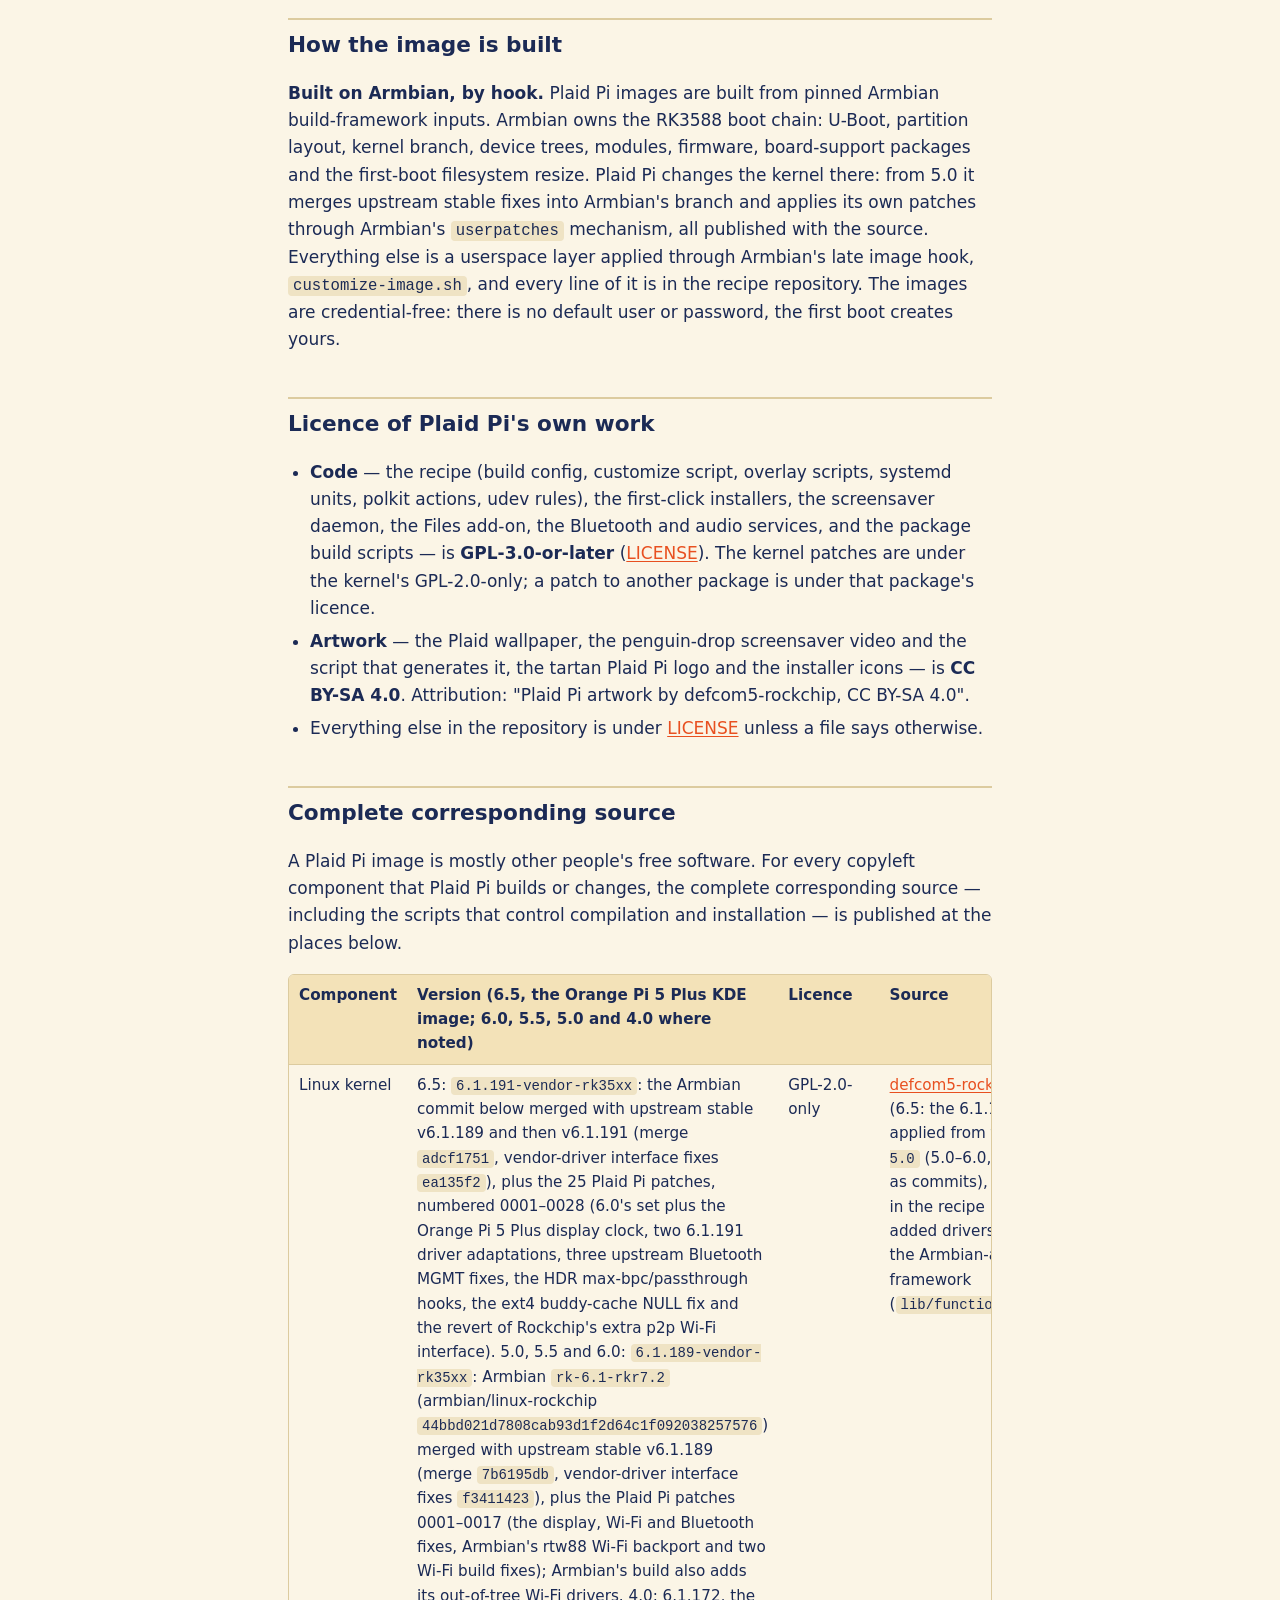
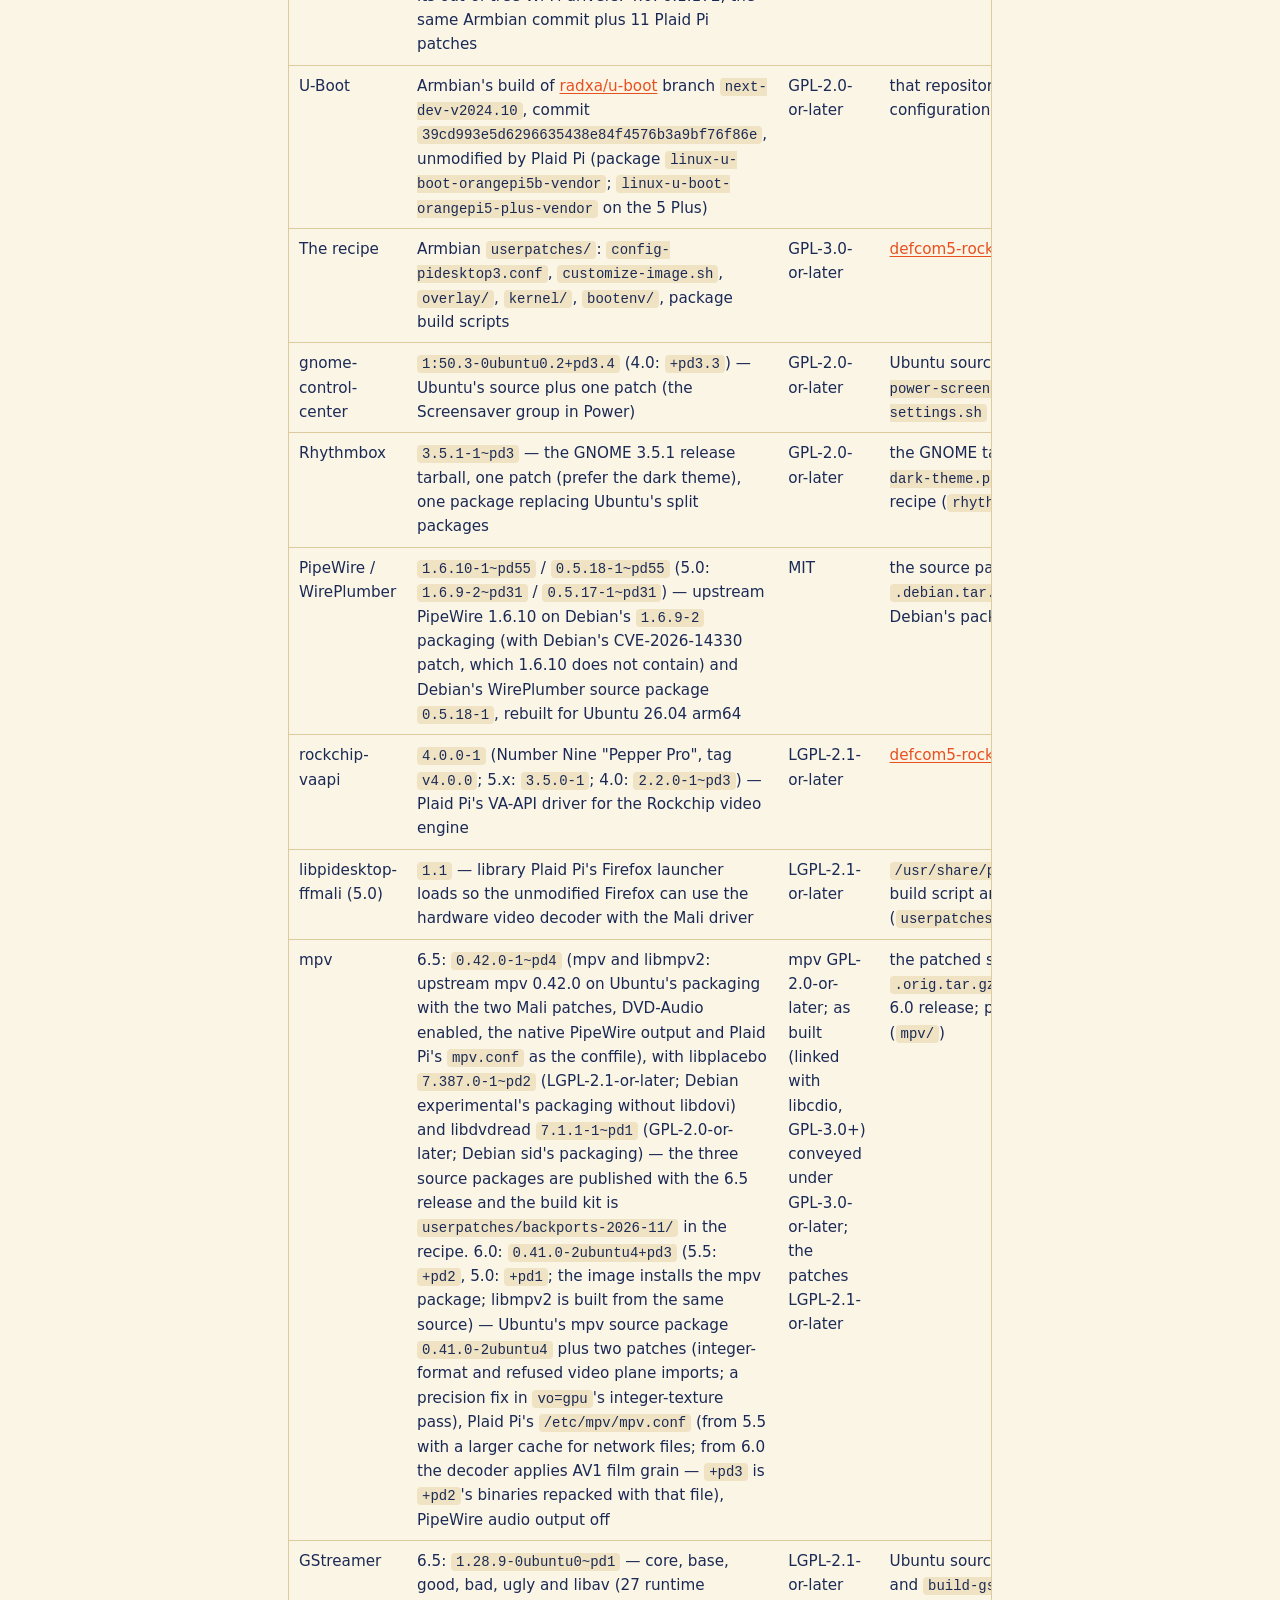
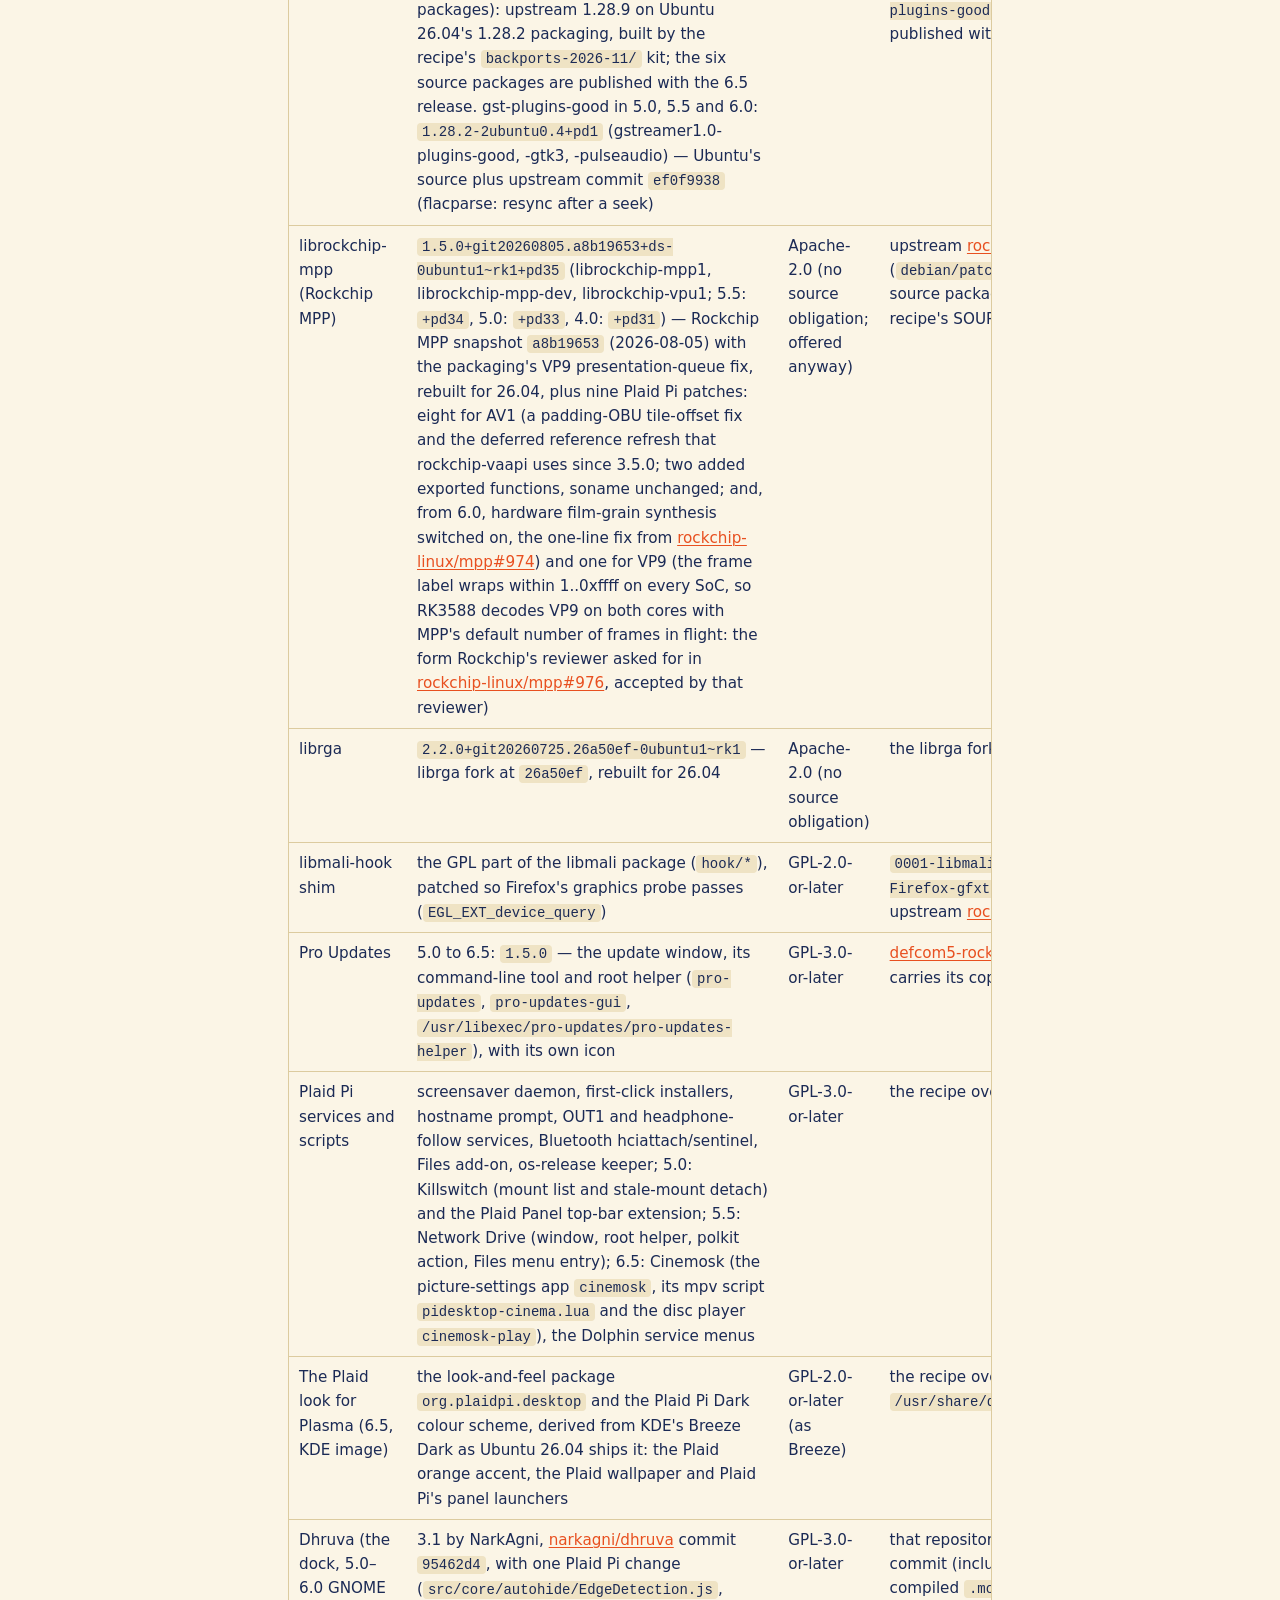
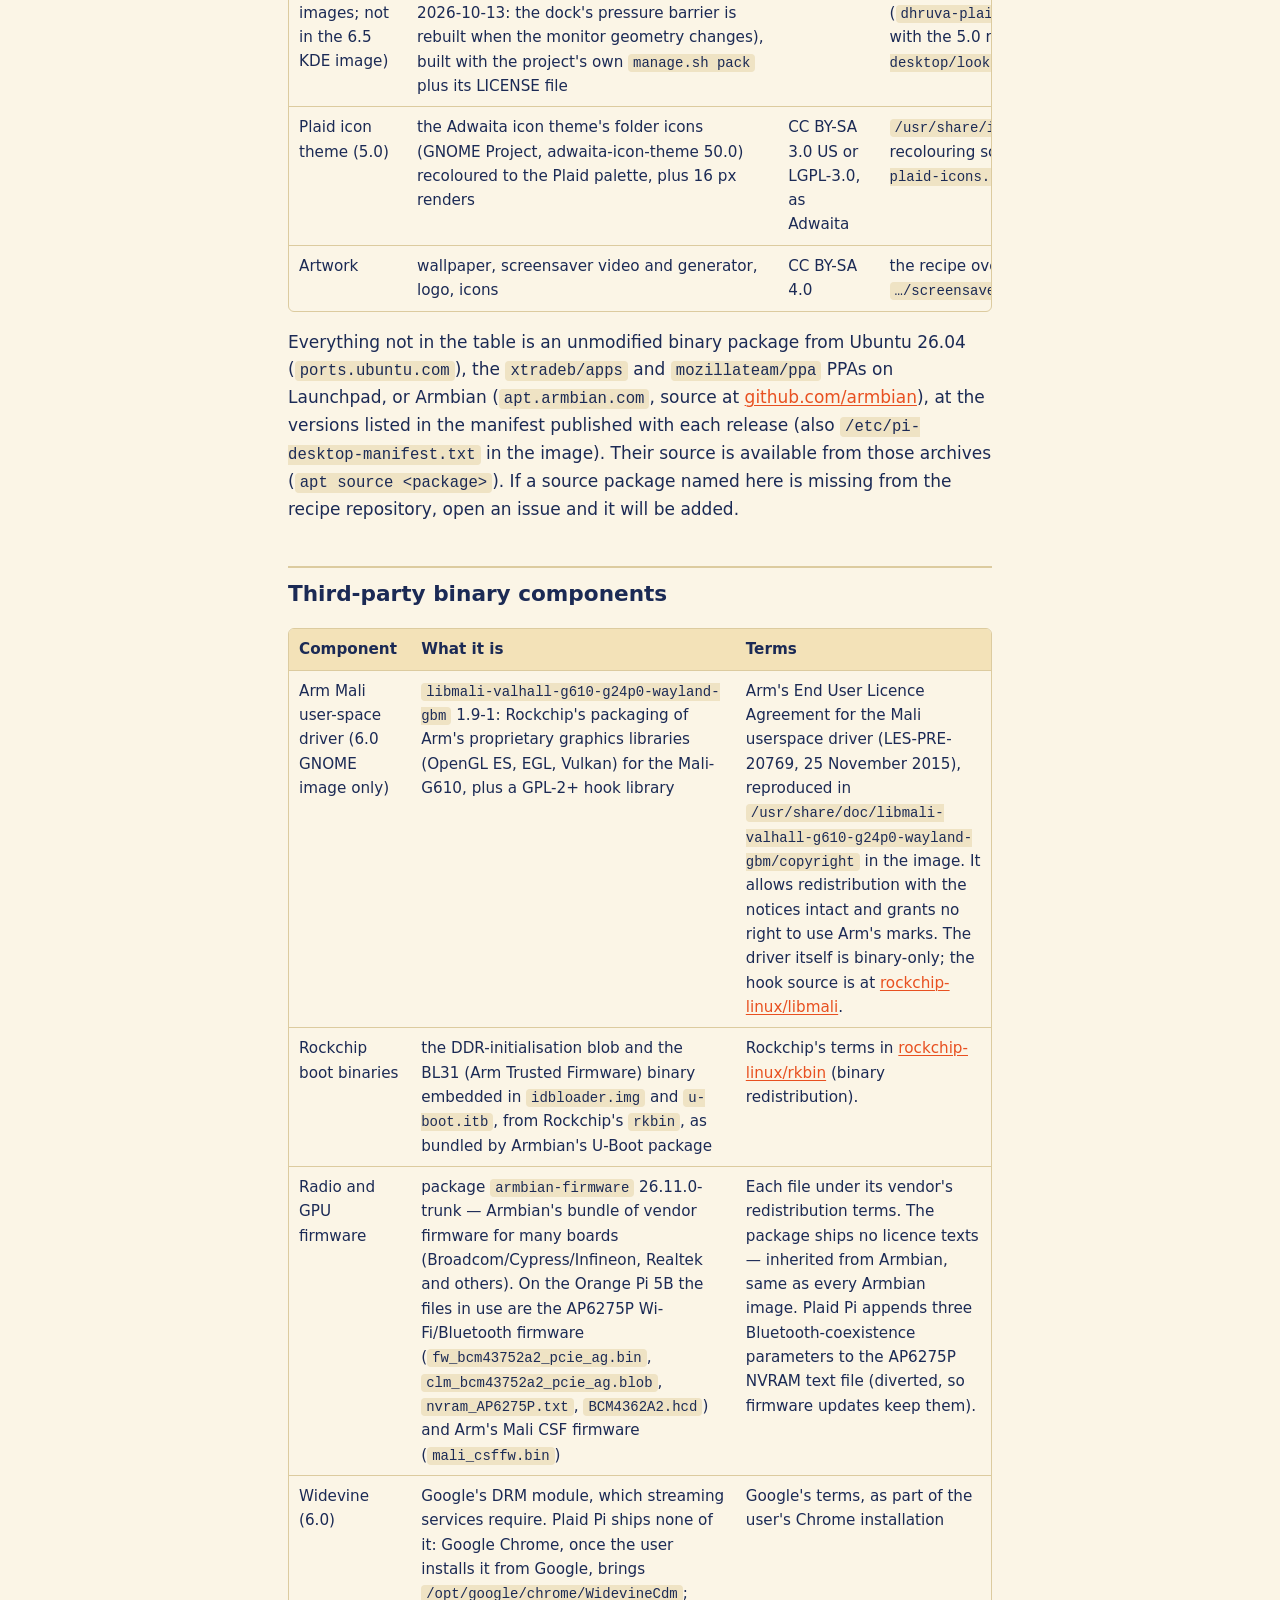
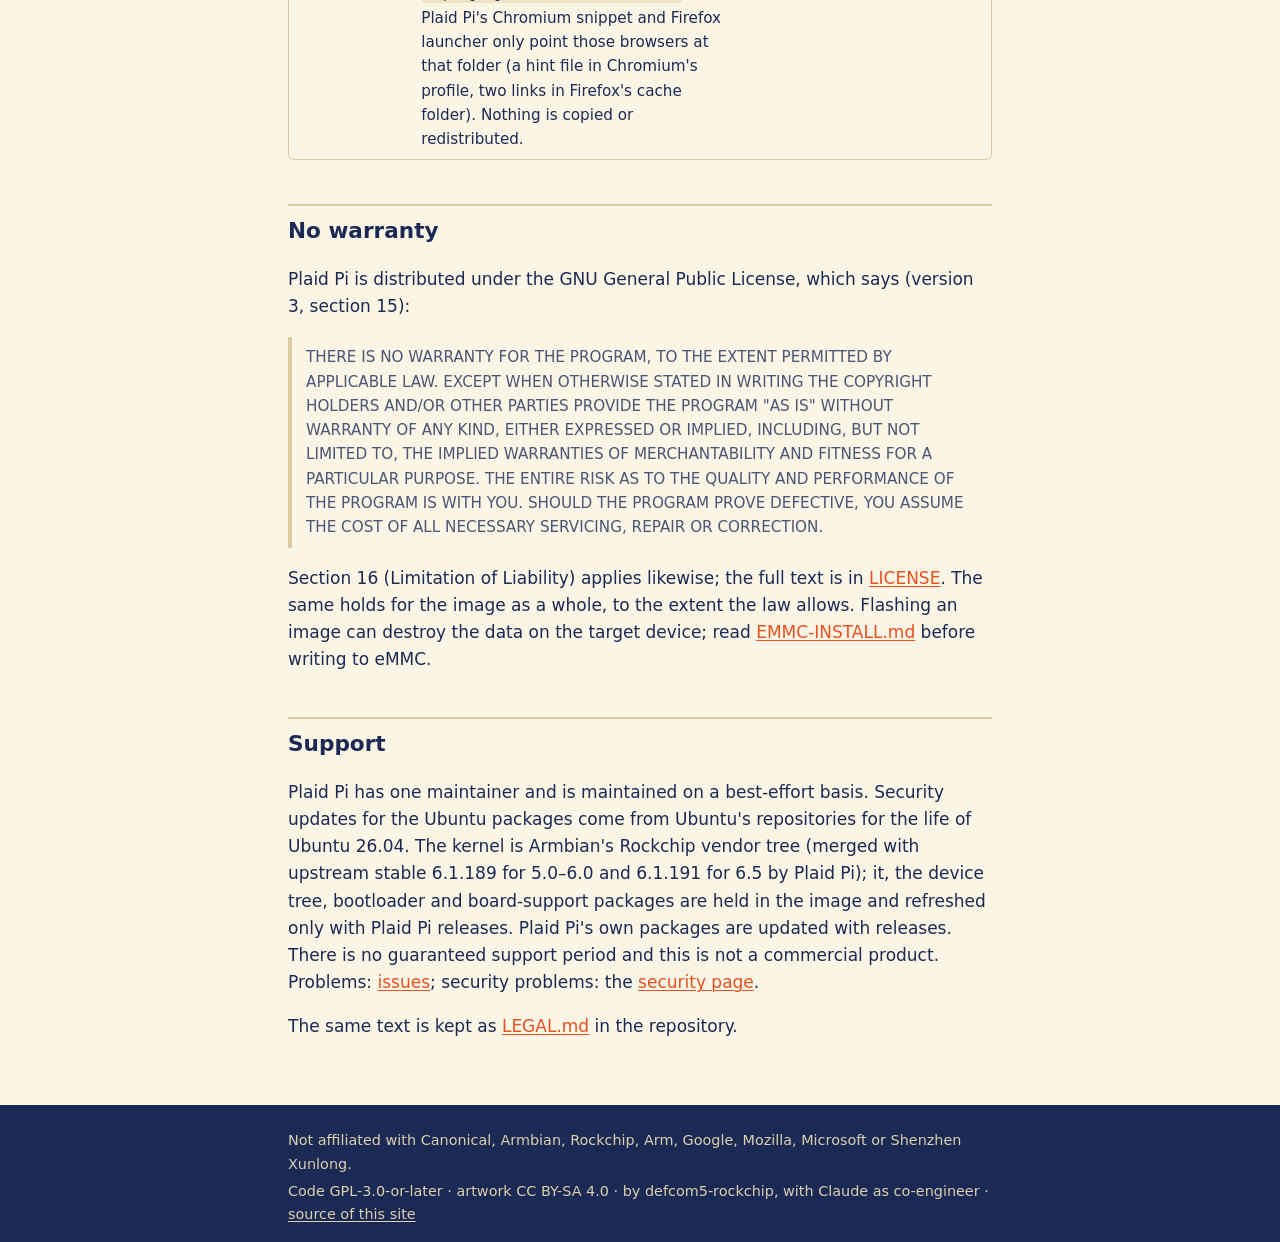
<file: docs/legal.html>
<!DOCTYPE html>
<html lang="en">
<head>
<meta charset="utf-8">
<meta name="viewport" content="width=device-width, initial-scale=1">
<title>Plaid Pi — legal notes</title>
<meta name="description" content="Trademarks and nominative use, the licences of Plaid Pi's code and artwork, the complete corresponding source for every component, third-party binaries, the warranty disclaimer and the support statement.">
<link rel="stylesheet" href="style.css">
<link rel="icon" href="img/pi-desktop.svg" type="image/svg+xml">
</head>
<body>
<header class="site">
  <div class="wrap">
    <a class="brand" href="index.html"><img src="img/pi-desktop.svg" alt="" width="40" height="40"><span>Plaid Pi</span></a>
    <nav>
      <a href="download.html">Download</a>
      <a href="https://github.com/defcom5-rockchip/pi-desktop/blob/main/KNOWN-ISSUES.md">Known issues</a>
      <a href="privacy.html">Privacy</a>
      <a href="legal.html" aria-current="page">Legal</a>
      <a href="security.html">Security</a>
      <a href="https://github.com/defcom5-rockchip/pi-desktop">GitHub</a>
    </nav>
  </div>
</header>

<main>
  <div class="wrap">
    <h1>Legal notes</h1>
    <p class="lede"><strong>This is a summary, not legal advice.</strong> It says what Plaid Pi is made of, under which terms, and where the source is. If something here is wrong or missing, <a href="https://github.com/defcom5-rockchip/pi-desktop/issues">open an issue</a>.</p>

    <h2>Names and trademarks</h2>
    <p>Plaid Pi (until 5.0 called Pi-Desktop) is an independent project by defcom5-rockchip. The source and recipe repositories, and the package, service and file names inside the image, keep the pi-desktop / pidesktop name internally. It names other projects and companies only to say what it is built from or runs on (nominative use). None of them is affiliated with Plaid Pi or endorses it.</p>
    <ul>
      <li><strong>Plaid</strong> in Plaid Pi is the pattern, after the tartan logo. Plaid Pi is not affiliated with Plaid Inc. or any other company of that name.</li>
      <li><strong>Ubuntu</strong> is a trademark of Canonical Ltd. Plaid Pi is built from Ubuntu 26.04 packages and keeps Ubuntu's package identity (<code>ID=ubuntu</code>) so that Ubuntu tooling and PPAs keep working. It is not Ubuntu, and Canonical has not reviewed or approved it. <strong>Ubuntu Pro</strong> is Canonical's subscription service; Pro Updates names it to report what the Ubuntu Pro client lists, and is not affiliated with or endorsed by Canonical.</li>
      <li><strong>Armbian</strong> is a trademark of the Armbian project. Plaid Pi is built with the Armbian build framework and uses Armbian's kernel branch and board-support packages as its base. It is not an Armbian image and does not use Armbian's logo.</li>
      <li><strong>Rockchip</strong> and <strong>RK3588</strong> are marks of Rockchip Electronics Co., Ltd., the maker of the SoC, whose kernel branch, media libraries and boot binaries are used.</li>
      <li><strong>Arm</strong> and <strong>Mali</strong> are marks of Arm Limited. The 6.0 (GNOME) image ships Arm's Mali user-space driver under Arm's licence (below); the 6.5 (KDE) image runs Mesa's open driver and ships none of it. Plaid Pi does not use Arm's or Mali's marks to promote itself.</li>
      <li><strong>Orange Pi</strong> is a mark of Shenzhen Xunlong Software Co., Ltd., the maker of the Orange Pi 5, 5B and 5 Plus that Plaid Pi targets. Plaid Pi is not made or endorsed by Xunlong.</li>
      <li><strong>Raspberry Pi</strong> is a trademark of Raspberry Pi Ltd. <strong>Plaid Pi is not a Raspberry Pi product.</strong> It does not run on Raspberry Pi boards and has nothing to do with "Raspberry Pi Desktop".</li>
      <li><strong>Google Chrome</strong> (Google LLC), <strong>Firefox</strong> and <strong>Thunderbird</strong> (Mozilla Foundation), <strong>LibreOffice</strong> (The Document Foundation), <strong>GIMP</strong>, <strong>Inkscape</strong> and <strong>VSCodium</strong> (their respective projects) are offered as first-click installers that download each program from its own repository. Plaid Pi does not ship them and uses their names only to label the installer. <strong>VS Code</strong> and <strong>Microsoft</strong> are marks of Microsoft Corporation; VS Code is not offered. For Firefox, Plaid Pi ships one small library of its own, libpidesktop-ffmali (LGPL-2.1-or-later), which its Firefox launcher loads so the unmodified Firefox can use the hardware video decoder with the Mali driver; it is not part of Firefox and is not made or endorsed by Mozilla.</li>
      <li><strong>Chromium</strong> in the image is the xtradeb team's build of the open-source Chromium browser from their Launchpad PPA.</li>
      <li><strong>GNOME</strong> is a trademark of the GNOME Foundation. <strong>KDE</strong> and <strong>Plasma</strong> are trademarks of KDE e.V. <strong>Linux</strong> is a registered trademark of Linus Torvalds.</li>
    </ul>

    <h2>How the image is built</h2>
    <p><strong>Built on Armbian, by hook.</strong> Plaid Pi images are built from pinned Armbian build-framework inputs. Armbian owns the RK3588 boot chain: U-Boot, partition layout, kernel branch, device trees, modules, firmware, board-support packages and the first-boot filesystem resize. Plaid Pi changes the kernel there: from 5.0 it merges upstream stable fixes into Armbian's branch and applies its own patches through Armbian's <code>userpatches</code> mechanism, all published with the source. Everything else is a userspace layer applied through Armbian's late image hook, <code>customize-image.sh</code>, and every line of it is in the recipe repository. The images are credential-free: there is no default user or password, the first boot creates yours.</p>

    <h2>Licence of Plaid Pi's own work</h2>
    <ul>
      <li><strong>Code</strong> — the recipe (build config, customize script, overlay scripts, systemd units, polkit actions, udev rules), the first-click installers, the screensaver daemon, the Files add-on, the Bluetooth and audio services, and the package build scripts — is <strong>GPL-3.0-or-later</strong> (<a href="https://github.com/defcom5-rockchip/pi-desktop/blob/main/LICENSE">LICENSE</a>). The kernel patches are under the kernel's GPL-2.0-only; a patch to another package is under that package's licence.</li>
      <li><strong>Artwork</strong> — the Plaid wallpaper, the penguin-drop screensaver video and the script that generates it, the tartan Plaid Pi logo and the installer icons — is <strong>CC BY-SA 4.0</strong>. Attribution: "Plaid Pi artwork by defcom5-rockchip, CC BY-SA 4.0".</li>
      <li>Everything else in the repository is under <a href="https://github.com/defcom5-rockchip/pi-desktop/blob/main/LICENSE">LICENSE</a> unless a file says otherwise.</li>
    </ul>

    <h2>Complete corresponding source</h2>
    <p>A Plaid Pi image is mostly other people's free software. For every copyleft component that Plaid Pi builds or changes, the complete corresponding source — including the scripts that control compilation and installation — is published at the places below.</p>
    <div class="table">
    <table>
      <thead><tr><th>Component</th><th>Version (6.5, the Orange Pi 5 Plus KDE image; 6.0, 5.5, 5.0 and 4.0 where noted)</th><th>Licence</th><th>Source</th></tr></thead>
      <tbody>
        <tr><td>Linux kernel</td><td>6.5: <code>6.1.191-vendor-rk35xx</code>: the Armbian commit below merged with upstream stable v6.1.189 and then v6.1.191 (merge <code>adcf1751</code>, vendor-driver interface fixes <code>ea135f2</code>), plus the 25 Plaid Pi patches, numbered 0001–0028 (6.0's set plus the Orange Pi 5 Plus display clock, two 6.1.191 driver adaptations, three upstream Bluetooth MGMT fixes, the HDR max-bpc/passthrough hooks, the ext4 buddy-cache NULL fix and the revert of Rockchip's extra p2p Wi-Fi interface). 5.0, 5.5 and 6.0: <code>6.1.189-vendor-rk35xx</code>: Armbian <code>rk-6.1-rkr7.2</code> (armbian/linux-rockchip <code>44bbd021d7808cab93d1f2d64c1f092038257576</code>) merged with upstream stable v6.1.189 (merge <code>7b6195db</code>, vendor-driver interface fixes <code>f3411423</code>), plus the Plaid Pi patches 0001–0017 (the display, Wi-Fi and Bluetooth fixes, Armbian's rtw88 Wi-Fi backport and two Wi-Fi build fixes); Armbian's build also adds its out-of-tree Wi-Fi drivers. 4.0: 6.1.172, the same Armbian commit plus 11 Plaid Pi patches</td><td>GPL-2.0-only</td><td><a href="https://github.com/defcom5-rockchip/linux-rockchip">defcom5-rockchip/linux-rockchip</a>: tag <code>pi-desktop-6.5</code> (6.5: the 6.1.191 merge, <code>ea135f2</code>; the patches are applied from the recipe at build time), tag <code>pi-desktop-5.0</code> (5.0–6.0, the 6.1.189 merge plus the in-tree patches as commits), tag <code>pi-desktop-4.0</code> (4.0); all patches also in the recipe (<code>kernel/</code>, including the fix for the Armbian-added drivers, which exist only inside Armbian's build); the Armbian-added drivers come from the Armbian build framework (<code>lib/functions/compilation/patch/drivers_network.sh</code>)</td></tr>
        <tr><td>U-Boot</td><td>Armbian's build of <a href="https://github.com/radxa/u-boot">radxa/u-boot</a> branch <code>next-dev-v2024.10</code>, commit <code>39cd993e5d6296635438e84f4576b3a9bf76f86e</code>, unmodified by Plaid Pi (package <code>linux-u-boot-orangepi5b-vendor</code>; <code>linux-u-boot-orangepi5-plus-vendor</code> on the 5 Plus)</td><td>GPL-2.0-or-later</td><td>that repository and commit; Armbian's build configuration in <a href="https://github.com/armbian/build">armbian/build</a></td></tr>
        <tr><td>The recipe</td><td>Armbian <code>userpatches/</code>: <code>config-pidesktop3.conf</code>, <code>customize-image.sh</code>, <code>overlay/</code>, <code>kernel/</code>, <code>bootenv/</code>, package build scripts</td><td>GPL-3.0-or-later</td><td><a href="https://github.com/defcom5-rockchip/pi-desktop-recipe">defcom5-rockchip/pi-desktop-recipe</a></td></tr>
        <tr><td>gnome-control-center</td><td><code>1:50.3-0ubuntu0.2+pd3.4</code> (4.0: <code>+pd3.3</code>) — Ubuntu's source plus one patch (the Screensaver group in Power)</td><td>GPL-2.0-or-later</td><td>Ubuntu source package <code>1:50.3-0ubuntu0.2</code>; <code>pidesktop-power-screensaver.patch</code> and the build script <code>rebuild-settings.sh</code> in the recipe (<code>gcc/</code>)</td></tr>
        <tr><td>Rhythmbox</td><td><code>3.5.1-1~pd3</code> — the GNOME 3.5.1 release tarball, one patch (prefer the dark theme), one package replacing Ubuntu's split packages</td><td>GPL-2.0-or-later</td><td>the GNOME tarball (SHA-256 recorded), <code>0001-prefer-dark-theme.patch</code> and <code>build-rhythmbox-deb.sh</code> in the recipe (<code>rhythmbox/</code>)</td></tr>
        <tr><td>PipeWire / WirePlumber</td><td><code>1.6.10-1~pd55</code> / <code>0.5.18-1~pd55</code> (5.0: <code>1.6.9-2~pd31</code> / <code>0.5.17-1~pd31</code>) — upstream PipeWire 1.6.10 on Debian's <code>1.6.9-2</code> packaging (with Debian's CVE-2026-14330 patch, which 1.6.10 does not contain) and Debian's WirePlumber source package <code>0.5.18-1</code>, rebuilt for Ubuntu 26.04 arm64</td><td>MIT</td><td>the source packages (<code>.dsc</code>, <code>.orig</code> tarball, <code>.debian.tar.xz</code>) published with the 5.5 release; Debian's packaging at salsa.debian.org/utopia-team</td></tr>
        <tr><td>rockchip-vaapi</td><td><code>4.0.0-1</code> (Number Nine "Pepper Pro", tag <code>v4.0.0</code>; 5.x: <code>3.5.0-1</code>; 4.0: <code>2.2.0-1~pd3</code>) — Plaid Pi's VA-API driver for the Rockchip video engine</td><td>LGPL-2.1-or-later</td><td><a href="https://github.com/defcom5-rockchip/rockchip-vaapi">defcom5-rockchip/rockchip-vaapi</a>, release <a href="https://github.com/defcom5-rockchip/rockchip-vaapi/releases/tag/v4.0.0">v4.0.0</a></td></tr>
        <tr><td>libpidesktop-ffmali (5.0)</td><td><code>1.1</code> — library Plaid Pi's Firefox launcher loads so the unmodified Firefox can use the hardware video decoder with the Mali driver</td><td>LGPL-2.1-or-later</td><td><code>/usr/share/pi-desktop/firefox/</code> in the image; source, build script and test in the recipe (<code>userpatches/overlay/pidesktop/firefox/ffmali/</code>)</td></tr>
        <tr><td>mpv</td><td>6.5: <code>0.42.0-1~pd4</code> (mpv and libmpv2: upstream mpv 0.42.0 on Ubuntu's packaging with the two Mali patches, DVD-Audio enabled, the native PipeWire output and Plaid Pi's <code>mpv.conf</code> as the conffile), with libplacebo <code>7.387.0-1~pd2</code> (LGPL-2.1-or-later; Debian experimental's packaging without libdovi) and libdvdread <code>7.1.1-1~pd1</code> (GPL-2.0-or-later; Debian sid's packaging) — the three source packages are published with the 6.5 release and the build kit is <code>userpatches/backports-2026-11/</code> in the recipe. 6.0: <code>0.41.0-2ubuntu4+pd3</code> (5.5: <code>+pd2</code>, 5.0: <code>+pd1</code>; the image installs the mpv package; libmpv2 is built from the same source) — Ubuntu's mpv source package <code>0.41.0-2ubuntu4</code> plus two patches (integer-format and refused video plane imports; a precision fix in <code>vo=gpu</code>'s integer-texture pass), Plaid Pi's <code>/etc/mpv/mpv.conf</code> (from 5.5 with a larger cache for network files; from 6.0 the decoder applies AV1 film grain — <code>+pd3</code> is <code>+pd2</code>'s binaries repacked with that file), PipeWire audio output off</td><td>mpv GPL-2.0-or-later; as built (linked with libcdio, GPL-3.0+) conveyed under GPL-3.0-or-later; the patches LGPL-2.1-or-later</td><td>the patched source package (<code>.dsc</code>, Ubuntu's <code>.orig.tar.gz</code>, our <code>.debian.tar.xz</code>) published with the 6.0 release; patches and <code>build-mpv-deb.sh</code> in the recipe (<code>mpv/</code>)</td></tr>
        <tr><td>GStreamer</td><td>6.5: <code>1.28.9-0ubuntu0~pd1</code> — core, base, good, bad, ugly and libav (27 runtime packages): upstream 1.28.9 on Ubuntu 26.04's 1.28.2 packaging, built by the recipe's <code>backports-2026-11/</code> kit; the six source packages are published with the 6.5 release. gst-plugins-good in 5.0, 5.5 and 6.0: <code>1.28.2-2ubuntu0.4+pd1</code> (gstreamer1.0-plugins-good, -gtk3, -pulseaudio) — Ubuntu's source plus upstream commit <code>ef0f9938</code> (flacparse: resync after a seek)</td><td>LGPL-2.1-or-later</td><td>Ubuntu source package <code>1.28.2-2ubuntu0.4</code>; the patch and <code>build-gst-plugins-good-deb.sh</code> in the recipe (<code>gst-plugins-good/</code>); the patched source package is published with the 5.0 release</td></tr>
        <tr><td>librockchip-mpp (Rockchip MPP)</td><td><code>1.5.0+git20260805.a8b19653+ds-0ubuntu1~rk1+pd35</code> (librockchip-mpp1, librockchip-mpp-dev, librockchip-vpu1; 5.5: <code>+pd34</code>, 5.0: <code>+pd33</code>, 4.0: <code>+pd31</code>) — Rockchip MPP snapshot <code>a8b19653</code> (2026-08-05) with the packaging's VP9 presentation-queue fix, rebuilt for 26.04, plus nine Plaid Pi patches: eight for AV1 (a padding-OBU tile-offset fix and the deferred reference refresh that rockchip-vaapi uses since 3.5.0; two added exported functions, soname unchanged; and, from 6.0, hardware film-grain synthesis switched on, the one-line fix from <a href="https://github.com/rockchip-linux/mpp/issues/974">rockchip-linux/mpp#974</a>) and one for VP9 (the frame label wraps within 1..0xffff on every SoC, so RK3588 decodes VP9 on both cores with MPP's default number of frames in flight: the form Rockchip's reviewer asked for in <a href="https://github.com/rockchip-linux/mpp/pull/976">rockchip-linux/mpp#976</a>, accepted by that reviewer)</td><td>Apache-2.0 (no source obligation; offered anyway)</td><td>upstream <a href="https://github.com/rockchip-linux/mpp">rockchip-linux/mpp</a> at <code>a8b19653</code>; the patches (<code>debian/patches/0001</code>–<code>0009</code>) and the packaging in the source package published with the 6.0 release and in the recipe's SOURCES.md</td></tr>
        <tr><td>librga</td><td><code>2.2.0+git20260725.26a50ef-0ubuntu1~rk1</code> — librga fork at <code>26a50ef</code>, rebuilt for 26.04</td><td>Apache-2.0 (no source obligation)</td><td>the librga fork at <code>26a50ef</code>, see the recipe's SOURCES.md</td></tr>
        <tr><td>libmali-hook shim</td><td>the GPL part of the libmali package (<code>hook/*</code>), patched so Firefox's graphics probe passes (<code>EGL_EXT_device_query</code>)</td><td>GPL-2.0-or-later</td><td><code>0001-libmali-hook-EGL_EXT_device_query-shim-for-Firefox-gfxtest.patch</code> in the recipe (<code>overlay/gpu/</code>); upstream <a href="https://github.com/rockchip-linux/libmali">rockchip-linux/libmali</a></td></tr>
        <tr><td>Pro Updates</td><td>5.0 to 6.5: <code>1.5.0</code> — the update window, its command-line tool and root helper (<code>pro-updates</code>, <code>pro-updates-gui</code>, <code>/usr/libexec/pro-updates/pro-updates-helper</code>), with its own icon</td><td>GPL-3.0-or-later</td><td><a href="https://github.com/defcom5-rockchip/pro-updates">defcom5-rockchip/pro-updates</a>, tag <code>v1.5.0</code>; the <code>.deb</code> carries its copyright file</td></tr>
        <tr><td>Plaid Pi services and scripts</td><td>screensaver daemon, first-click installers, hostname prompt, OUT1 and headphone-follow services, Bluetooth hciattach/sentinel, Files add-on, os-release keeper; 5.0: Killswitch (mount list and stale-mount detach) and the Plaid Panel top-bar extension; 5.5: Network Drive (window, root helper, polkit action, Files menu entry); 6.5: Cinemosk (the picture-settings app <code>cinemosk</code>, its mpv script <code>pidesktop-cinema.lua</code> and the disc player <code>cinemosk-play</code>), the Dolphin service menus</td><td>GPL-3.0-or-later</td><td>the recipe overlay</td></tr>
        <tr><td>The Plaid look for Plasma (6.5, KDE image)</td><td>the look-and-feel package <code>org.plaidpi.desktop</code> and the Plaid Pi Dark colour scheme, derived from KDE's Breeze Dark as Ubuntu 26.04 ships it: the Plaid orange accent, the Plaid wallpaper and Plaid Pi's panel launchers</td><td>GPL-2.0-or-later (as Breeze)</td><td>the recipe overlay (<code>kde/look-and-feel/</code>); the image's <code>/usr/share/doc/pi-desktop/copyright</code></td></tr>
        <tr><td>Dhruva (the dock, 5.0–6.0 GNOME images; not in the 6.5 KDE image)</td><td>3.1 by NarkAgni, <a href="https://github.com/narkagni/dhruva">narkagni/dhruva</a> commit <code>95462d4</code>, with one Plaid Pi change (<code>src/core/autohide/EdgeDetection.js</code>, 2026-10-13: the dock's pressure barrier is rebuilt when the monitor geometry changes), built with the project's own <code>manage.sh pack</code> plus its LICENSE file</td><td>GPL-3.0-or-later</td><td>that repository at that commit; the source tarball of that commit (including the translation sources behind the compiled <code>.mo</code> files) and the Plaid Pi change as a patch (<code>dhruva-plaid-pi-EdgeDetection.patch</code>) are published with the 5.0 release; <code>/usr/share/pi-desktop/look/README</code> records how it was built</td></tr>
        <tr><td>Plaid icon theme (5.0)</td><td>the Adwaita icon theme's folder icons (GNOME Project, adwaita-icon-theme 50.0) recoloured to the Plaid palette, plus 16 px renders</td><td>CC BY-SA 3.0 US or LGPL-3.0, as Adwaita</td><td><code>/usr/share/icons/Plaid</code> and its COPYING; the recolouring script <code>/usr/share/pi-desktop/look/make-plaid-icons.sh</code></td></tr>
        <tr><td>Artwork</td><td>wallpaper, screensaver video and generator, logo, icons</td><td>CC BY-SA 4.0</td><td>the recipe overlay (<code>overlay/pidesktop/backgrounds/</code>, <code>…/screensaver/</code>, <code>…/branding/</code>, the installer icons)</td></tr>
      </tbody>
    </table>
    </div>
    <p>Everything not in the table is an unmodified binary package from Ubuntu 26.04 (<code>ports.ubuntu.com</code>), the <code>xtradeb/apps</code> and <code>mozillateam/ppa</code> PPAs on Launchpad, or Armbian (<code>apt.armbian.com</code>, source at <a href="https://github.com/armbian">github.com/armbian</a>), at the versions listed in the manifest published with each release (also <code>/etc/pi-desktop-manifest.txt</code> in the image). Their source is available from those archives (<code>apt source &lt;package&gt;</code>). If a source package named here is missing from the recipe repository, open an issue and it will be added.</p>

    <h2>Third-party binary components</h2>
    <div class="table">
    <table>
      <thead><tr><th>Component</th><th>What it is</th><th>Terms</th></tr></thead>
      <tbody>
        <tr><td>Arm Mali user-space driver (6.0 GNOME image only)</td><td><code>libmali-valhall-g610-g24p0-wayland-gbm</code> 1.9-1: Rockchip's packaging of Arm's proprietary graphics libraries (OpenGL ES, EGL, Vulkan) for the Mali-G610, plus a GPL-2+ hook library</td><td>Arm's End User Licence Agreement for the Mali userspace driver (LES-PRE-20769, 25 November 2015), reproduced in <code>/usr/share/doc/libmali-valhall-g610-g24p0-wayland-gbm/copyright</code> in the image. It allows redistribution with the notices intact and grants no right to use Arm's marks. The driver itself is binary-only; the hook source is at <a href="https://github.com/rockchip-linux/libmali">rockchip-linux/libmali</a>.</td></tr>
        <tr><td>Rockchip boot binaries</td><td>the DDR-initialisation blob and the BL31 (Arm Trusted Firmware) binary embedded in <code>idbloader.img</code> and <code>u-boot.itb</code>, from Rockchip's <code>rkbin</code>, as bundled by Armbian's U-Boot package</td><td>Rockchip's terms in <a href="https://github.com/rockchip-linux/rkbin">rockchip-linux/rkbin</a> (binary redistribution).</td></tr>
        <tr><td>Radio and GPU firmware</td><td>package <code>armbian-firmware</code> 26.11.0-trunk — Armbian's bundle of vendor firmware for many boards (Broadcom/Cypress/Infineon, Realtek and others). On the Orange Pi 5B the files in use are the AP6275P Wi-Fi/Bluetooth firmware (<code>fw_bcm43752a2_pcie_ag.bin</code>, <code>clm_bcm43752a2_pcie_ag.blob</code>, <code>nvram_AP6275P.txt</code>, <code>BCM4362A2.hcd</code>) and Arm's Mali CSF firmware (<code>mali_csffw.bin</code>)</td><td>Each file under its vendor's redistribution terms. The package ships no licence texts — inherited from Armbian, same as every Armbian image. Plaid Pi appends three Bluetooth-coexistence parameters to the AP6275P NVRAM text file (diverted, so firmware updates keep them).</td></tr>
        <tr><td>Widevine (6.0)</td><td>Google's DRM module, which streaming services require. Plaid Pi ships none of it: Google Chrome, once the user installs it from Google, brings <code>/opt/google/chrome/WidevineCdm</code>; Plaid Pi's Chromium snippet and Firefox launcher only point those browsers at that folder (a hint file in Chromium's profile, two links in Firefox's cache folder). Nothing is copied or redistributed.</td><td>Google's terms, as part of the user's Chrome installation</td></tr>
      </tbody>
    </table>
    </div>

    <h2>No warranty</h2>
    <p>Plaid Pi is distributed under the GNU General Public License, which says (version 3, section 15):</p>
    <blockquote>THERE IS NO WARRANTY FOR THE PROGRAM, TO THE EXTENT PERMITTED BY APPLICABLE LAW. EXCEPT WHEN OTHERWISE STATED IN WRITING THE COPYRIGHT HOLDERS AND/OR OTHER PARTIES PROVIDE THE PROGRAM "AS IS" WITHOUT WARRANTY OF ANY KIND, EITHER EXPRESSED OR IMPLIED, INCLUDING, BUT NOT LIMITED TO, THE IMPLIED WARRANTIES OF MERCHANTABILITY AND FITNESS FOR A PARTICULAR PURPOSE. THE ENTIRE RISK AS TO THE QUALITY AND PERFORMANCE OF THE PROGRAM IS WITH YOU. SHOULD THE PROGRAM PROVE DEFECTIVE, YOU ASSUME THE COST OF ALL NECESSARY SERVICING, REPAIR OR CORRECTION.</blockquote>
    <p>Section 16 (Limitation of Liability) applies likewise; the full text is in <a href="https://github.com/defcom5-rockchip/pi-desktop/blob/main/LICENSE">LICENSE</a>. The same holds for the image as a whole, to the extent the law allows. Flashing an image can destroy the data on the target device; read <a href="https://github.com/defcom5-rockchip/pi-desktop/blob/main/EMMC-INSTALL.md">EMMC-INSTALL.md</a> before writing to eMMC.</p>

    <h2>Support</h2>
    <p>Plaid Pi has one maintainer and is maintained on a best-effort basis. Security updates for the Ubuntu packages come from Ubuntu's repositories for the life of Ubuntu 26.04. The kernel is Armbian's Rockchip vendor tree (merged with upstream stable 6.1.189 for 5.0–6.0 and 6.1.191 for 6.5 by Plaid Pi); it, the device tree, bootloader and board-support packages are held in the image and refreshed only with Plaid Pi releases. Plaid Pi's own packages are updated with releases. There is no guaranteed support period and this is not a commercial product. Problems: <a href="https://github.com/defcom5-rockchip/pi-desktop/issues">issues</a>; security problems: the <a href="security.html">security page</a>.</p>
    <p>The same text is kept as <a href="https://github.com/defcom5-rockchip/pi-desktop/blob/main/LEGAL.md">LEGAL.md</a> in the repository.</p>
  </div>
</main>

<footer class="site">
  <div class="wrap">
    <p>Not affiliated with Canonical, Armbian, Rockchip, Arm, Google, Mozilla, Microsoft or Shenzhen Xunlong.</p>
    <p>Code GPL-3.0-or-later · artwork CC BY-SA 4.0 · by defcom5-rockchip, with Claude as co-engineer · <a href="https://github.com/defcom5-rockchip/pi-desktop">source of this site</a></p>
  </div>
</footer>
</body>
</html>
</file>
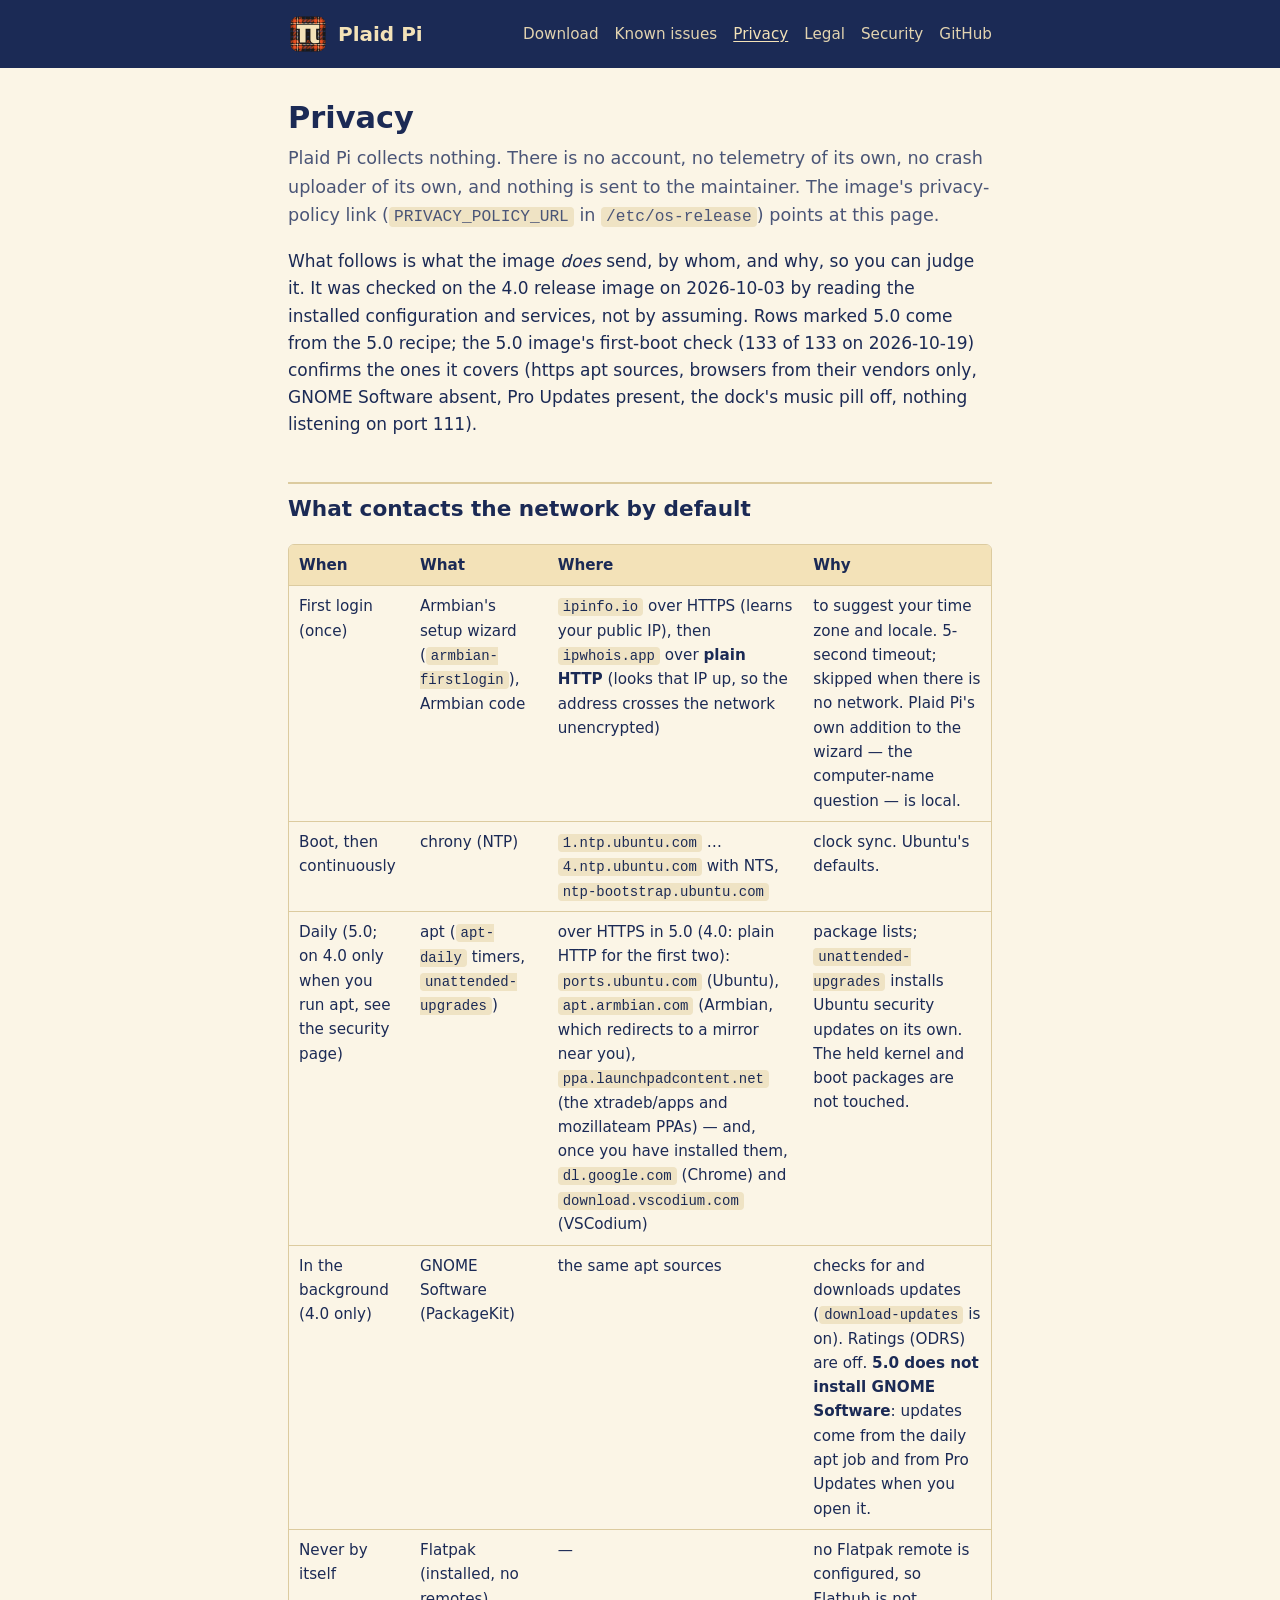
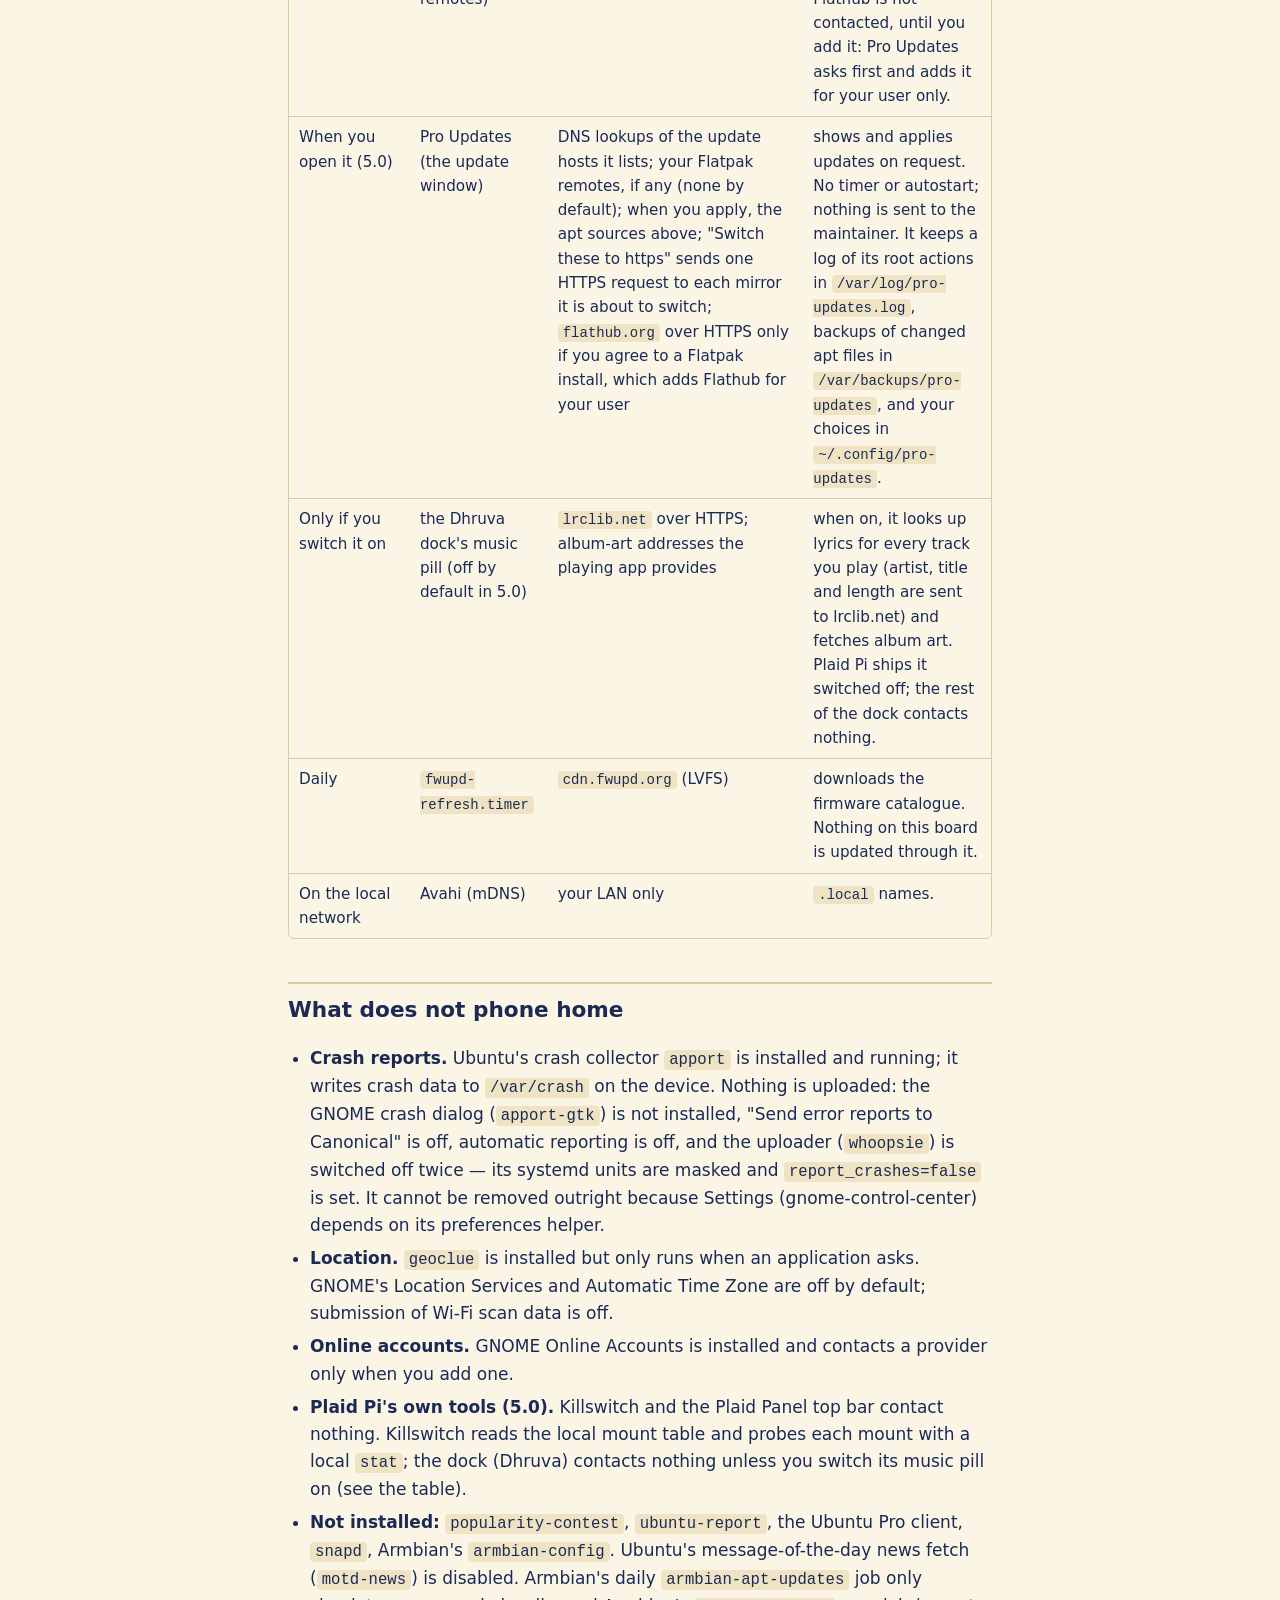
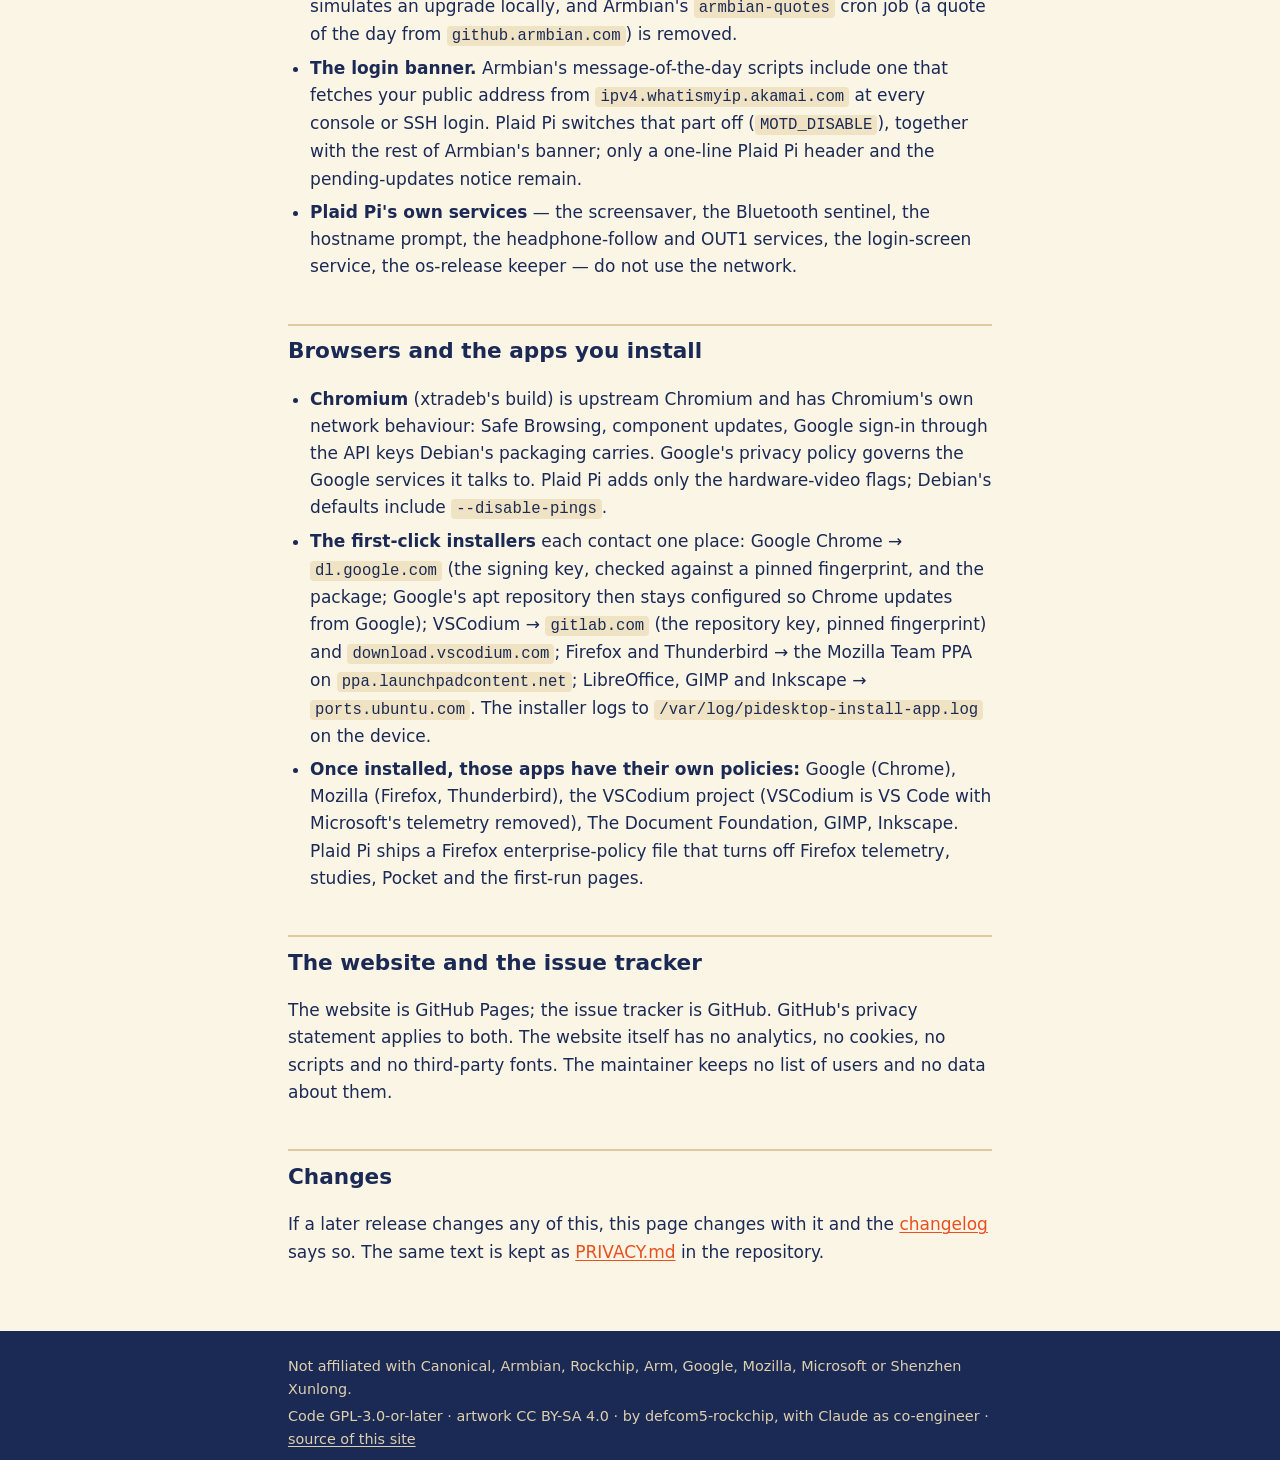
<file: docs/privacy.html>
<!DOCTYPE html>
<html lang="en">
<head>
<meta charset="utf-8">
<meta name="viewport" content="width=device-width, initial-scale=1">
<title>Plaid Pi — privacy</title>
<meta name="description" content="What the Plaid Pi image sends over the network and what it does not. No telemetry of its own, no accounts, no data collected by the maintainer.">
<link rel="stylesheet" href="style.css">
<link rel="icon" href="img/pi-desktop.svg" type="image/svg+xml">
</head>
<body>
<header class="site">
  <div class="wrap">
    <a class="brand" href="index.html"><img src="img/pi-desktop.svg" alt="" width="40" height="40"><span>Plaid Pi</span></a>
    <nav>
      <a href="download.html">Download</a>
      <a href="https://github.com/defcom5-rockchip/pi-desktop/blob/main/KNOWN-ISSUES.md">Known issues</a>
      <a href="privacy.html" aria-current="page">Privacy</a>
      <a href="legal.html">Legal</a>
      <a href="security.html">Security</a>
      <a href="https://github.com/defcom5-rockchip/pi-desktop">GitHub</a>
    </nav>
  </div>
</header>

<main>
  <div class="wrap">
    <h1>Privacy</h1>
    <p class="lede">Plaid Pi collects nothing. There is no account, no telemetry of its own, no crash uploader of its own, and nothing is sent to the maintainer. The image's privacy-policy link (<code>PRIVACY_POLICY_URL</code> in <code>/etc/os-release</code>) points at this page.</p>
    <p>What follows is what the image <em>does</em> send, by whom, and why, so you can judge it. It was checked on the 4.0 release image on 2026-10-03 by reading the installed configuration and services, not by assuming. Rows marked 5.0 come from the 5.0 recipe; the 5.0 image's first-boot check (133 of 133 on 2026-10-19) confirms the ones it covers (https apt sources, browsers from their vendors only, GNOME Software absent, Pro Updates present, the dock's music pill off, nothing listening on port 111).</p>

    <h2>What contacts the network by default</h2>
    <div class="table">
    <table>
      <thead><tr><th>When</th><th>What</th><th>Where</th><th>Why</th></tr></thead>
      <tbody>
        <tr><td>First login (once)</td><td>Armbian's setup wizard (<code>armbian-firstlogin</code>), Armbian code</td><td><code>ipinfo.io</code> over HTTPS (learns your public IP), then <code>ipwhois.app</code> over <strong>plain HTTP</strong> (looks that IP up, so the address crosses the network unencrypted)</td><td>to suggest your time zone and locale. 5-second timeout; skipped when there is no network. Plaid Pi's own addition to the wizard — the computer-name question — is local.</td></tr>
        <tr><td>Boot, then continuously</td><td>chrony (NTP)</td><td><code>1.ntp.ubuntu.com</code> … <code>4.ntp.ubuntu.com</code> with NTS, <code>ntp-bootstrap.ubuntu.com</code></td><td>clock sync. Ubuntu's defaults.</td></tr>
        <tr><td>Daily (5.0; on 4.0 only when you run apt, see the security page)</td><td>apt (<code>apt-daily</code> timers, <code>unattended-upgrades</code>)</td><td>over HTTPS in 5.0 (4.0: plain HTTP for the first two): <code>ports.ubuntu.com</code> (Ubuntu), <code>apt.armbian.com</code> (Armbian, which redirects to a mirror near you), <code>ppa.launchpadcontent.net</code> (the xtradeb/apps and mozillateam PPAs) — and, once you have installed them, <code>dl.google.com</code> (Chrome) and <code>download.vscodium.com</code> (VSCodium)</td><td>package lists; <code>unattended-upgrades</code> installs Ubuntu security updates on its own. The held kernel and boot packages are not touched.</td></tr>
        <tr><td>In the background (4.0 only)</td><td>GNOME Software (PackageKit)</td><td>the same apt sources</td><td>checks for and downloads updates (<code>download-updates</code> is on). Ratings (ODRS) are off. <strong>5.0 does not install GNOME Software</strong>: updates come from the daily apt job and from Pro Updates when you open it.</td></tr>
        <tr><td>Never by itself</td><td>Flatpak (installed, no remotes)</td><td>—</td><td>no Flatpak remote is configured, so Flathub is not contacted, until you add it: Pro Updates asks first and adds it for your user only.</td></tr>
        <tr><td>When you open it (5.0)</td><td>Pro Updates (the update window)</td><td>DNS lookups of the update hosts it lists; your Flatpak remotes, if any (none by default); when you apply, the apt sources above; "Switch these to https" sends one HTTPS request to each mirror it is about to switch; <code>flathub.org</code> over HTTPS only if you agree to a Flatpak install, which adds Flathub for your user</td><td>shows and applies updates on request. No timer or autostart; nothing is sent to the maintainer. It keeps a log of its root actions in <code>/var/log/pro-updates.log</code>, backups of changed apt files in <code>/var/backups/pro-updates</code>, and your choices in <code>~/.config/pro-updates</code>.</td></tr>
        <tr><td>Only if you switch it on</td><td>the Dhruva dock's music pill (off by default in 5.0)</td><td><code>lrclib.net</code> over HTTPS; album-art addresses the playing app provides</td><td>when on, it looks up lyrics for every track you play (artist, title and length are sent to lrclib.net) and fetches album art. Plaid Pi ships it switched off; the rest of the dock contacts nothing.</td></tr>
        <tr><td>Daily</td><td><code>fwupd-refresh.timer</code></td><td><code>cdn.fwupd.org</code> (LVFS)</td><td>downloads the firmware catalogue. Nothing on this board is updated through it.</td></tr>
        <tr><td>On the local network</td><td>Avahi (mDNS)</td><td>your LAN only</td><td><code>.local</code> names.</td></tr>
      </tbody>
    </table>
    </div>

    <h2>What does not phone home</h2>
    <ul>
      <li><strong>Crash reports.</strong> Ubuntu's crash collector <code>apport</code> is installed and running; it writes crash data to <code>/var/crash</code> on the device. Nothing is uploaded: the GNOME crash dialog (<code>apport-gtk</code>) is not installed, "Send error reports to Canonical" is off, automatic reporting is off, and the uploader (<code>whoopsie</code>) is switched off twice — its systemd units are masked and <code>report_crashes=false</code> is set. It cannot be removed outright because Settings (gnome-control-center) depends on its preferences helper.</li>
      <li><strong>Location.</strong> <code>geoclue</code> is installed but only runs when an application asks. GNOME's Location Services and Automatic Time Zone are off by default; submission of Wi-Fi scan data is off.</li>
      <li><strong>Online accounts.</strong> GNOME Online Accounts is installed and contacts a provider only when you add one.</li>
      <li><strong>Plaid Pi's own tools (5.0).</strong> Killswitch and the Plaid Panel top bar contact nothing. Killswitch reads the local mount table and probes each mount with a local <code>stat</code>; the dock (Dhruva) contacts nothing unless you switch its music pill on (see the table).</li>
      <li><strong>Not installed:</strong> <code>popularity-contest</code>, <code>ubuntu-report</code>, the Ubuntu Pro client, <code>snapd</code>, Armbian's <code>armbian-config</code>. Ubuntu's message-of-the-day news fetch (<code>motd-news</code>) is disabled. Armbian's daily <code>armbian-apt-updates</code> job only simulates an upgrade locally, and Armbian's <code>armbian-quotes</code> cron job (a quote of the day from <code>github.armbian.com</code>) is removed.</li>
      <li><strong>The login banner.</strong> Armbian's message-of-the-day scripts include one that fetches your public address from <code>ipv4.whatismyip.akamai.com</code> at every console or SSH login. Plaid Pi switches that part off (<code>MOTD_DISABLE</code>), together with the rest of Armbian's banner; only a one-line Plaid Pi header and the pending-updates notice remain.</li>
      <li><strong>Plaid Pi's own services</strong> — the screensaver, the Bluetooth sentinel, the hostname prompt, the headphone-follow and OUT1 services, the login-screen service, the os-release keeper — do not use the network.</li>
    </ul>

    <h2>Browsers and the apps you install</h2>
    <ul>
      <li><strong>Chromium</strong> (xtradeb's build) is upstream Chromium and has Chromium's own network behaviour: Safe Browsing, component updates, Google sign-in through the API keys Debian's packaging carries. Google's privacy policy governs the Google services it talks to. Plaid Pi adds only the hardware-video flags; Debian's defaults include <code>--disable-pings</code>.</li>
      <li><strong>The first-click installers</strong> each contact one place: Google Chrome → <code>dl.google.com</code> (the signing key, checked against a pinned fingerprint, and the package; Google's apt repository then stays configured so Chrome updates from Google); VSCodium → <code>gitlab.com</code> (the repository key, pinned fingerprint) and <code>download.vscodium.com</code>; Firefox and Thunderbird → the Mozilla Team PPA on <code>ppa.launchpadcontent.net</code>; LibreOffice, GIMP and Inkscape → <code>ports.ubuntu.com</code>. The installer logs to <code>/var/log/pidesktop-install-app.log</code> on the device.</li>
      <li><strong>Once installed, those apps have their own policies:</strong> Google (Chrome), Mozilla (Firefox, Thunderbird), the VSCodium project (VSCodium is VS Code with Microsoft's telemetry removed), The Document Foundation, GIMP, Inkscape. Plaid Pi ships a Firefox enterprise-policy file that turns off Firefox telemetry, studies, Pocket and the first-run pages.</li>
    </ul>

    <h2>The website and the issue tracker</h2>
    <p>The website is GitHub Pages; the issue tracker is GitHub. GitHub's privacy statement applies to both. The website itself has no analytics, no cookies, no scripts and no third-party fonts. The maintainer keeps no list of users and no data about them.</p>

    <h2>Changes</h2>
    <p>If a later release changes any of this, this page changes with it and the <a href="https://github.com/defcom5-rockchip/pi-desktop/blob/main/CHANGELOG.md">changelog</a> says so. The same text is kept as <a href="https://github.com/defcom5-rockchip/pi-desktop/blob/main/PRIVACY.md">PRIVACY.md</a> in the repository.</p>
  </div>
</main>

<footer class="site">
  <div class="wrap">
    <p>Not affiliated with Canonical, Armbian, Rockchip, Arm, Google, Mozilla, Microsoft or Shenzhen Xunlong.</p>
    <p>Code GPL-3.0-or-later · artwork CC BY-SA 4.0 · by defcom5-rockchip, with Claude as co-engineer · <a href="https://github.com/defcom5-rockchip/pi-desktop">source of this site</a></p>
  </div>
</footer>
</body>
</html>
</file>
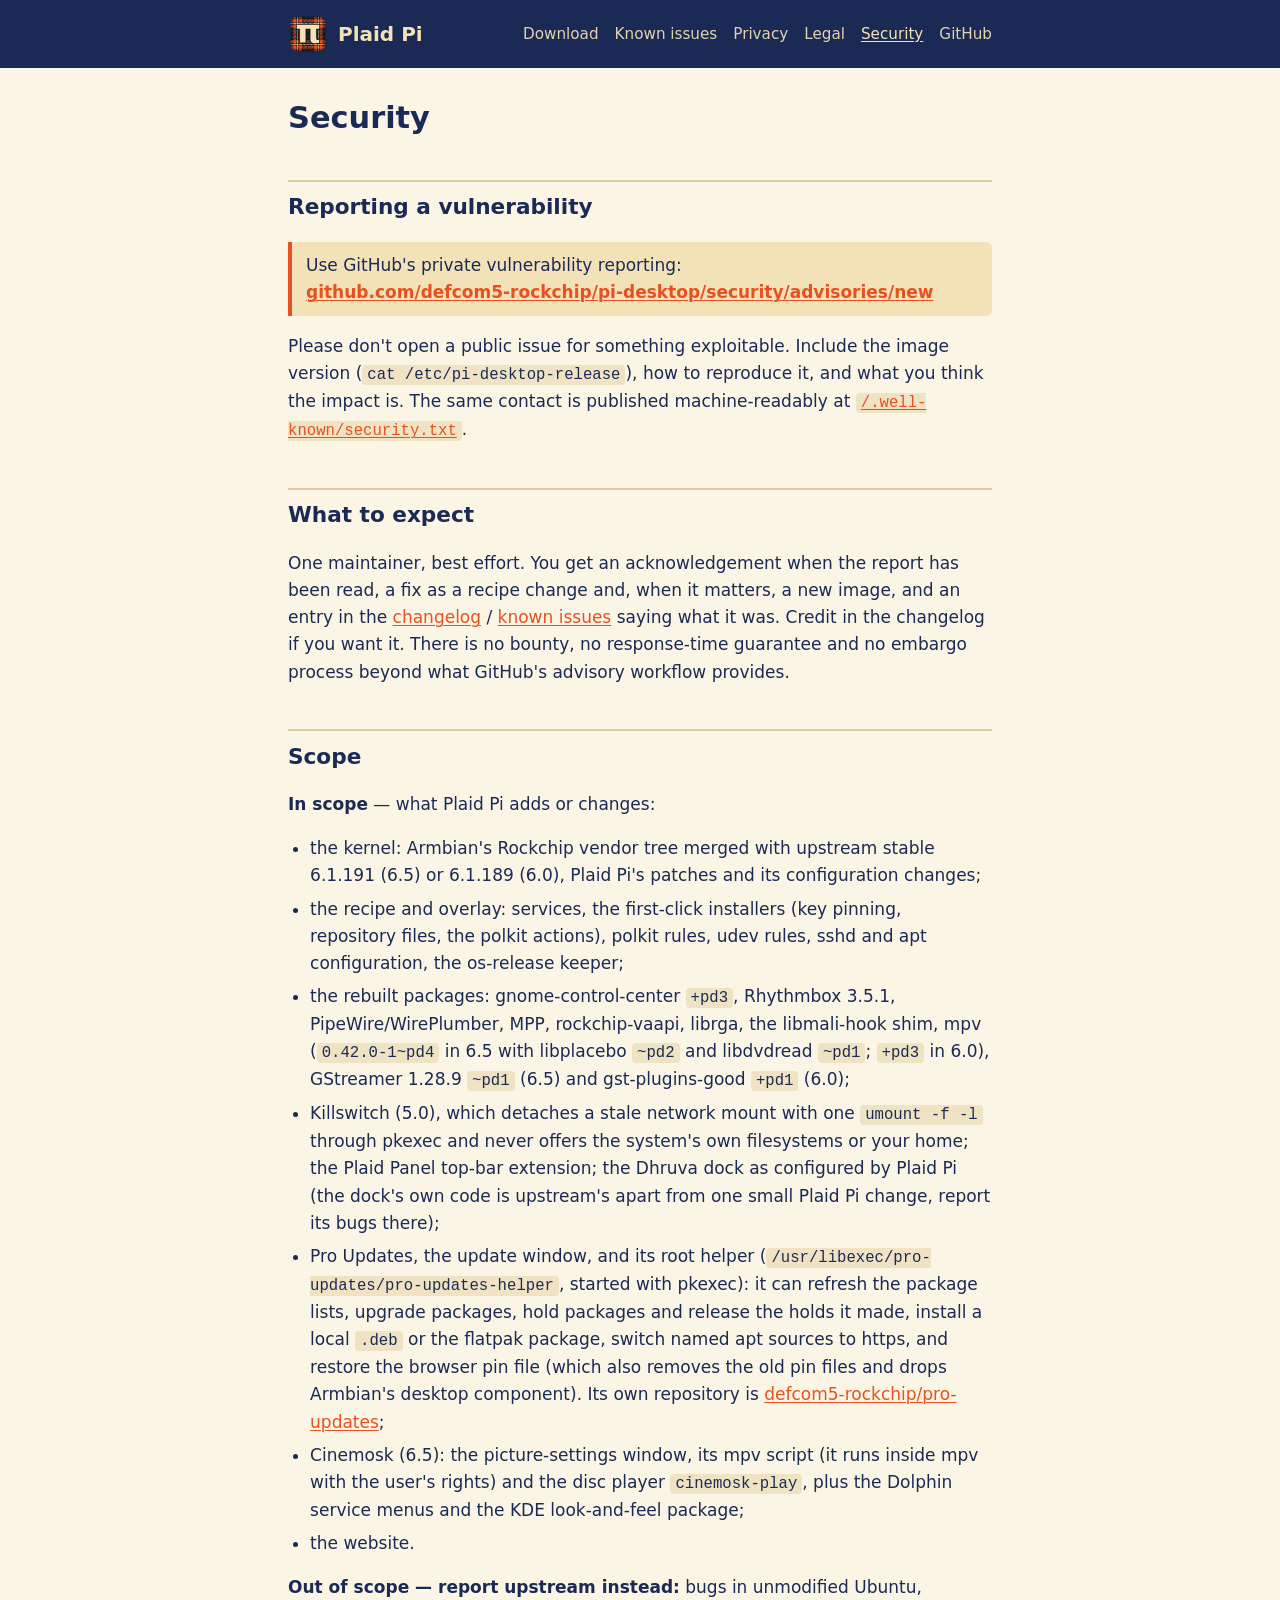
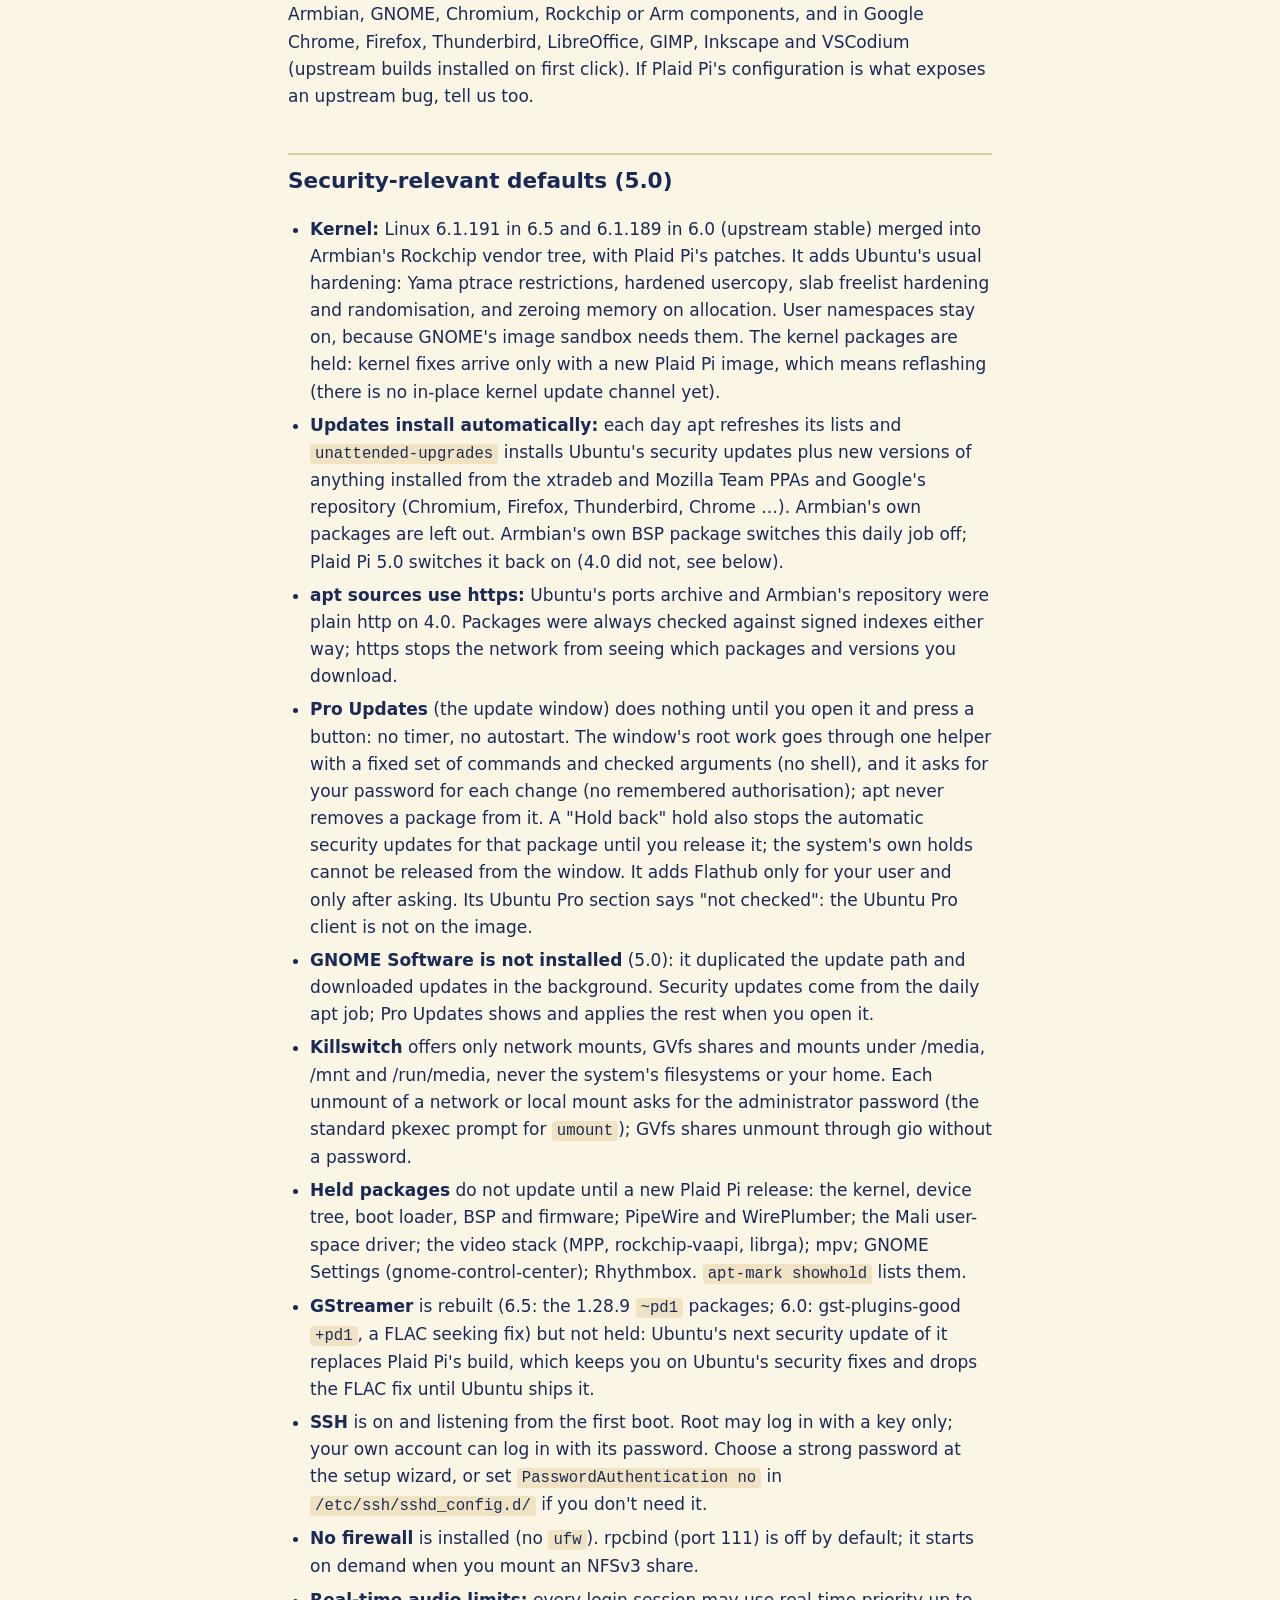
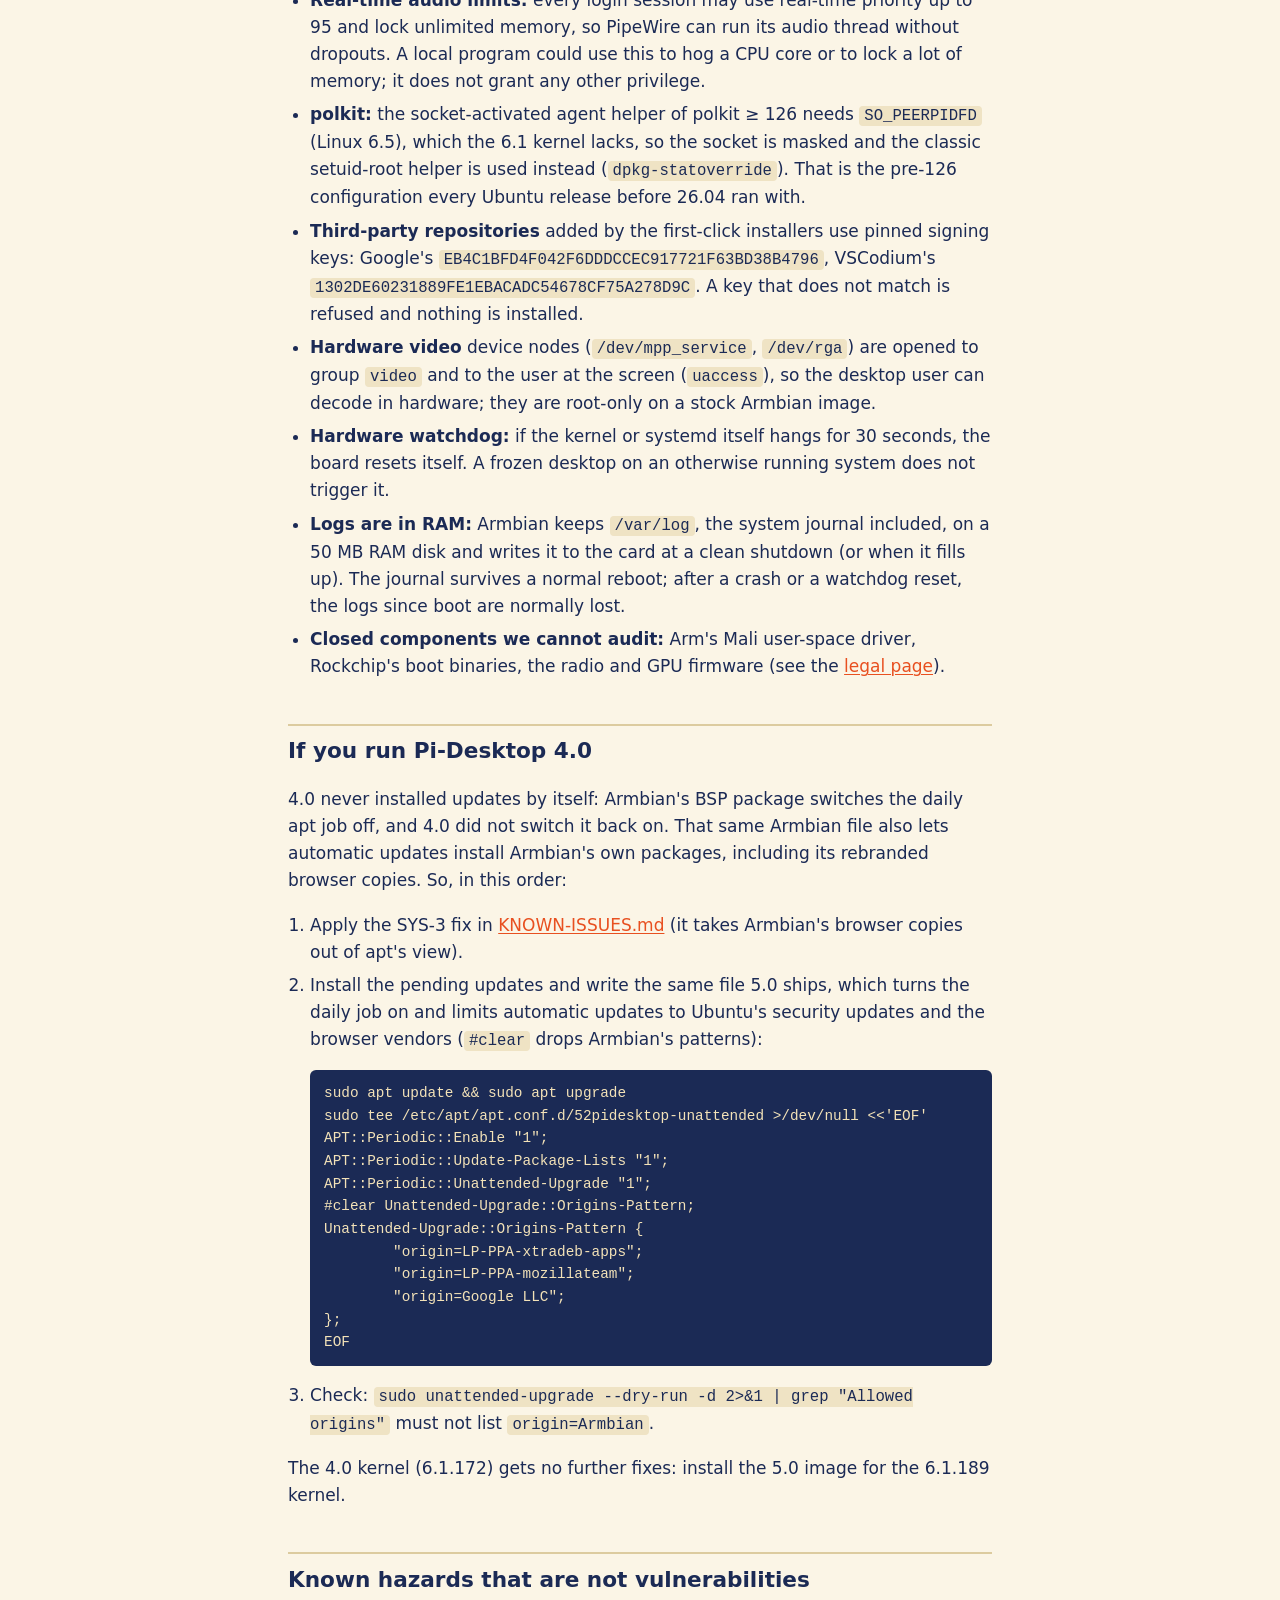
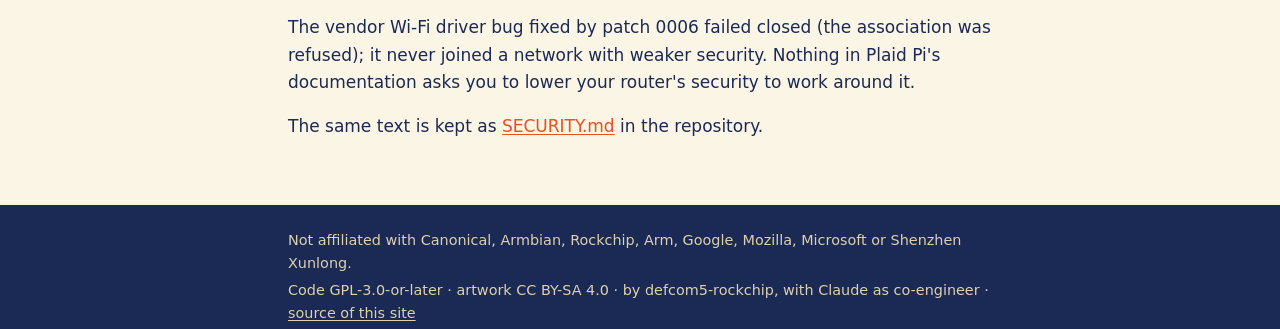
<file: docs/security.html>
<!DOCTYPE html>
<html lang="en">
<head>
<meta charset="utf-8">
<meta name="viewport" content="width=device-width, initial-scale=1">
<title>Plaid Pi — security</title>
<meta name="description" content="How to report a vulnerability in Plaid Pi, what is in scope, what to expect, and the image's security-relevant defaults.">
<link rel="stylesheet" href="style.css">
<link rel="icon" href="img/pi-desktop.svg" type="image/svg+xml">
</head>
<body>
<header class="site">
  <div class="wrap">
    <a class="brand" href="index.html"><img src="img/pi-desktop.svg" alt="" width="40" height="40"><span>Plaid Pi</span></a>
    <nav>
      <a href="download.html">Download</a>
      <a href="https://github.com/defcom5-rockchip/pi-desktop/blob/main/KNOWN-ISSUES.md">Known issues</a>
      <a href="privacy.html">Privacy</a>
      <a href="legal.html">Legal</a>
      <a href="security.html" aria-current="page">Security</a>
      <a href="https://github.com/defcom5-rockchip/pi-desktop">GitHub</a>
    </nav>
  </div>
</header>

<main>
  <div class="wrap">
    <h1>Security</h1>

    <h2>Reporting a vulnerability</h2>
    <p class="note">Use GitHub's private vulnerability reporting:<br><strong><a href="https://github.com/defcom5-rockchip/pi-desktop/security/advisories/new">github.com/defcom5-rockchip/pi-desktop/security/advisories/new</a></strong></p>
    <p>Please don't open a public issue for something exploitable. Include the image version (<code>cat /etc/pi-desktop-release</code>), how to reproduce it, and what you think the impact is. The same contact is published machine-readably at <a href=".well-known/security.txt"><code>/.well-known/security.txt</code></a>.</p>

    <h2>What to expect</h2>
    <p>One maintainer, best effort. You get an acknowledgement when the report has been read, a fix as a recipe change and, when it matters, a new image, and an entry in the <a href="https://github.com/defcom5-rockchip/pi-desktop/blob/main/CHANGELOG.md">changelog</a> / <a href="https://github.com/defcom5-rockchip/pi-desktop/blob/main/KNOWN-ISSUES.md">known issues</a> saying what it was. Credit in the changelog if you want it. There is no bounty, no response-time guarantee and no embargo process beyond what GitHub's advisory workflow provides.</p>

    <h2>Scope</h2>
    <p><strong>In scope</strong> — what Plaid Pi adds or changes:</p>
    <ul>
      <li>the kernel: Armbian's Rockchip vendor tree merged with upstream stable 6.1.191 (6.5) or 6.1.189 (6.0), Plaid Pi's patches and its configuration changes;</li>
      <li>the recipe and overlay: services, the first-click installers (key pinning, repository files, the polkit actions), polkit rules, udev rules, sshd and apt configuration, the os-release keeper;</li>
      <li>the rebuilt packages: gnome-control-center <code>+pd3</code>, Rhythmbox 3.5.1, PipeWire/WirePlumber, MPP, rockchip-vaapi, librga, the libmali-hook shim, mpv (<code>0.42.0-1~pd4</code> in 6.5 with libplacebo <code>~pd2</code> and libdvdread <code>~pd1</code>; <code>+pd3</code> in 6.0), GStreamer 1.28.9 <code>~pd1</code> (6.5) and gst-plugins-good <code>+pd1</code> (6.0);</li>
      <li>Killswitch (5.0), which detaches a stale network mount with one <code>umount -f -l</code> through pkexec and never offers the system's own filesystems or your home; the Plaid Panel top-bar extension; the Dhruva dock as configured by Plaid Pi (the dock's own code is upstream's apart from one small Plaid Pi change, report its bugs there);</li>
      <li>Pro Updates, the update window, and its root helper (<code>/usr/libexec/pro-updates/pro-updates-helper</code>, started with pkexec): it can refresh the package lists, upgrade packages, hold packages and release the holds it made, install a local <code>.deb</code> or the flatpak package, switch named apt sources to https, and restore the browser pin file (which also removes the old pin files and drops Armbian's desktop component). Its own repository is <a href="https://github.com/defcom5-rockchip/pro-updates">defcom5-rockchip/pro-updates</a>;</li>
      <li>Cinemosk (6.5): the picture-settings window, its mpv script (it runs inside mpv with the user's rights) and the disc player <code>cinemosk-play</code>, plus the Dolphin service menus and the KDE look-and-feel package;</li>
      <li>the website.</li>
    </ul>
    <p><strong>Out of scope — report upstream instead:</strong> bugs in unmodified Ubuntu, Armbian, GNOME, Chromium, Rockchip or Arm components, and in Google Chrome, Firefox, Thunderbird, LibreOffice, GIMP, Inkscape and VSCodium (upstream builds installed on first click). If Plaid Pi's configuration is what exposes an upstream bug, tell us too.</p>

    <h2>Security-relevant defaults (5.0)</h2>
    <ul>
      <li><strong>Kernel:</strong> Linux 6.1.191 in 6.5 and 6.1.189 in 6.0 (upstream stable) merged into Armbian's Rockchip vendor tree, with Plaid Pi's patches. It adds Ubuntu's usual hardening: Yama ptrace restrictions, hardened usercopy, slab freelist hardening and randomisation, and zeroing memory on allocation. User namespaces stay on, because GNOME's image sandbox needs them. The kernel packages are held: kernel fixes arrive only with a new Plaid Pi image, which means reflashing (there is no in-place kernel update channel yet).</li>
      <li><strong>Updates install automatically:</strong> each day apt refreshes its lists and <code>unattended-upgrades</code> installs Ubuntu's security updates plus new versions of anything installed from the xtradeb and Mozilla Team PPAs and Google's repository (Chromium, Firefox, Thunderbird, Chrome …). Armbian's own packages are left out. Armbian's own BSP package switches this daily job off; Plaid Pi 5.0 switches it back on (4.0 did not, see below).</li>
      <li><strong>apt sources use https:</strong> Ubuntu's ports archive and Armbian's repository were plain http on 4.0. Packages were always checked against signed indexes either way; https stops the network from seeing which packages and versions you download.</li>
      <li><strong>Pro Updates</strong> (the update window) does nothing until you open it and press a button: no timer, no autostart. The window's root work goes through one helper with a fixed set of commands and checked arguments (no shell), and it asks for your password for each change (no remembered authorisation); apt never removes a package from it. A "Hold back" hold also stops the automatic security updates for that package until you release it; the system's own holds cannot be released from the window. It adds Flathub only for your user and only after asking. Its Ubuntu Pro section says "not checked": the Ubuntu Pro client is not on the image.</li>
      <li><strong>GNOME Software is not installed</strong> (5.0): it duplicated the update path and downloaded updates in the background. Security updates come from the daily apt job; Pro Updates shows and applies the rest when you open it.</li>
      <li><strong>Killswitch</strong> offers only network mounts, GVfs shares and mounts under /media, /mnt and /run/media, never the system's filesystems or your home. Each unmount of a network or local mount asks for the administrator password (the standard pkexec prompt for <code>umount</code>); GVfs shares unmount through gio without a password.</li>
      <li><strong>Held packages</strong> do not update until a new Plaid Pi release: the kernel, device tree, boot loader, BSP and firmware; PipeWire and WirePlumber; the Mali user-space driver; the video stack (MPP, rockchip-vaapi, librga); mpv; GNOME Settings (gnome-control-center); Rhythmbox. <code>apt-mark showhold</code> lists them.</li>
      <li><strong>GStreamer</strong> is rebuilt (6.5: the 1.28.9 <code>~pd1</code> packages; 6.0: gst-plugins-good <code>+pd1</code>, a FLAC seeking fix) but not held: Ubuntu's next security update of it replaces Plaid Pi's build, which keeps you on Ubuntu's security fixes and drops the FLAC fix until Ubuntu ships it.</li>
      <li><strong>SSH</strong> is on and listening from the first boot. Root may log in with a key only; your own account can log in with its password. Choose a strong password at the setup wizard, or set <code>PasswordAuthentication no</code> in <code>/etc/ssh/sshd_config.d/</code> if you don't need it.</li>
      <li><strong>No firewall</strong> is installed (no <code>ufw</code>). rpcbind (port 111) is off by default; it starts on demand when you mount an NFSv3 share.</li>
      <li><strong>Real-time audio limits:</strong> every login session may use real-time priority up to 95 and lock unlimited memory, so PipeWire can run its audio thread without dropouts. A local program could use this to hog a CPU core or to lock a lot of memory; it does not grant any other privilege.</li>
      <li><strong>polkit:</strong> the socket-activated agent helper of polkit ≥ 126 needs <code>SO_PEERPIDFD</code> (Linux 6.5), which the 6.1 kernel lacks, so the socket is masked and the classic setuid-root helper is used instead (<code>dpkg-statoverride</code>). That is the pre-126 configuration every Ubuntu release before 26.04 ran with.</li>
      <li><strong>Third-party repositories</strong> added by the first-click installers use pinned signing keys: Google's <code>EB4C1BFD4F042F6DDDCCEC917721F63BD38B4796</code>, VSCodium's <code>1302DE60231889FE1EBACADC54678CF75A278D9C</code>. A key that does not match is refused and nothing is installed.</li>
      <li><strong>Hardware video</strong> device nodes (<code>/dev/mpp_service</code>, <code>/dev/rga</code>) are opened to group <code>video</code> and to the user at the screen (<code>uaccess</code>), so the desktop user can decode in hardware; they are root-only on a stock Armbian image.</li>
      <li><strong>Hardware watchdog:</strong> if the kernel or systemd itself hangs for 30 seconds, the board resets itself. A frozen desktop on an otherwise running system does not trigger it.</li>
      <li><strong>Logs are in RAM:</strong> Armbian keeps <code>/var/log</code>, the system journal included, on a 50 MB RAM disk and writes it to the card at a clean shutdown (or when it fills up). The journal survives a normal reboot; after a crash or a watchdog reset, the logs since boot are normally lost.</li>
      <li><strong>Closed components we cannot audit:</strong> Arm's Mali user-space driver, Rockchip's boot binaries, the radio and GPU firmware (see the <a href="legal.html">legal page</a>).</li>
    </ul>

    <h2>If you run Pi-Desktop 4.0</h2>
    <p>4.0 never installed updates by itself: Armbian's BSP package switches the daily apt job off, and 4.0 did not switch it back on. That same Armbian file also lets automatic updates install Armbian's own packages, including its rebranded browser copies. So, in this order:</p>
    <ol>
      <li>Apply the SYS-3 fix in <a href="https://github.com/defcom5-rockchip/pi-desktop/blob/main/KNOWN-ISSUES.md">KNOWN-ISSUES.md</a> (it takes Armbian's browser copies out of apt's view).</li>
      <li>Install the pending updates and write the same file 5.0 ships, which turns the daily job on and limits automatic updates to Ubuntu's security updates and the browser vendors (<code>#clear</code> drops Armbian's patterns):
<pre><code>sudo apt update &amp;&amp; sudo apt upgrade
sudo tee /etc/apt/apt.conf.d/52pidesktop-unattended &gt;/dev/null &lt;&lt;'EOF'
APT::Periodic::Enable "1";
APT::Periodic::Update-Package-Lists "1";
APT::Periodic::Unattended-Upgrade "1";
#clear Unattended-Upgrade::Origins-Pattern;
Unattended-Upgrade::Origins-Pattern {
	"origin=LP-PPA-xtradeb-apps";
	"origin=LP-PPA-mozillateam";
	"origin=Google LLC";
};
EOF</code></pre></li>
      <li>Check: <code>sudo unattended-upgrade --dry-run -d 2&gt;&amp;1 | grep "Allowed origins"</code> must not list <code>origin=Armbian</code>.</li>
    </ol>
    <p>The 4.0 kernel (6.1.172) gets no further fixes: install the 5.0 image for the 6.1.189 kernel.</p>

    <h2>Known hazards that are not vulnerabilities</h2>
    <p>The vendor Wi-Fi driver bug fixed by patch 0006 failed closed (the association was refused); it never joined a network with weaker security. Nothing in Plaid Pi's documentation asks you to lower your router's security to work around it.</p>
    <p>The same text is kept as <a href="https://github.com/defcom5-rockchip/pi-desktop/blob/main/SECURITY.md">SECURITY.md</a> in the repository.</p>
  </div>
</main>

<footer class="site">
  <div class="wrap">
    <p>Not affiliated with Canonical, Armbian, Rockchip, Arm, Google, Mozilla, Microsoft or Shenzhen Xunlong.</p>
    <p>Code GPL-3.0-or-later · artwork CC BY-SA 4.0 · by defcom5-rockchip, with Claude as co-engineer · <a href="https://github.com/defcom5-rockchip/pi-desktop">source of this site</a></p>
  </div>
</footer>
</body>
</html>
</file>
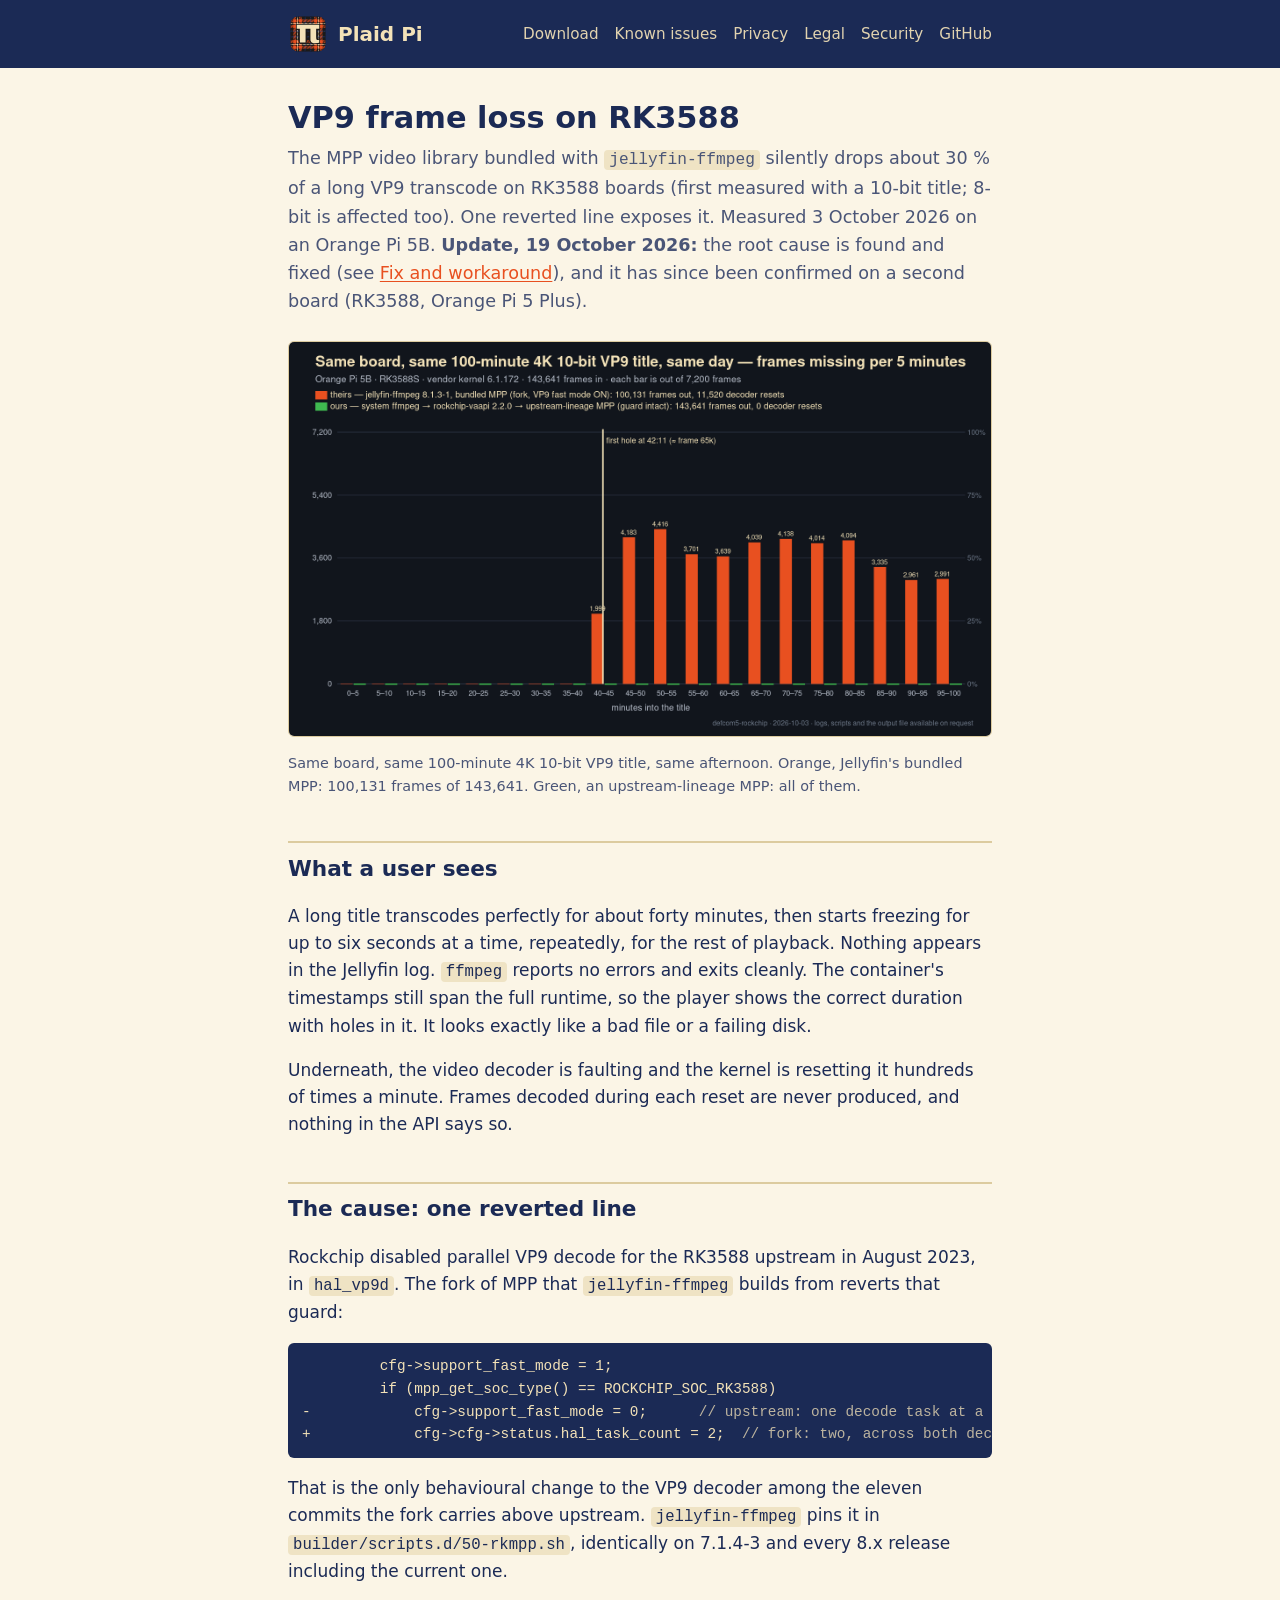
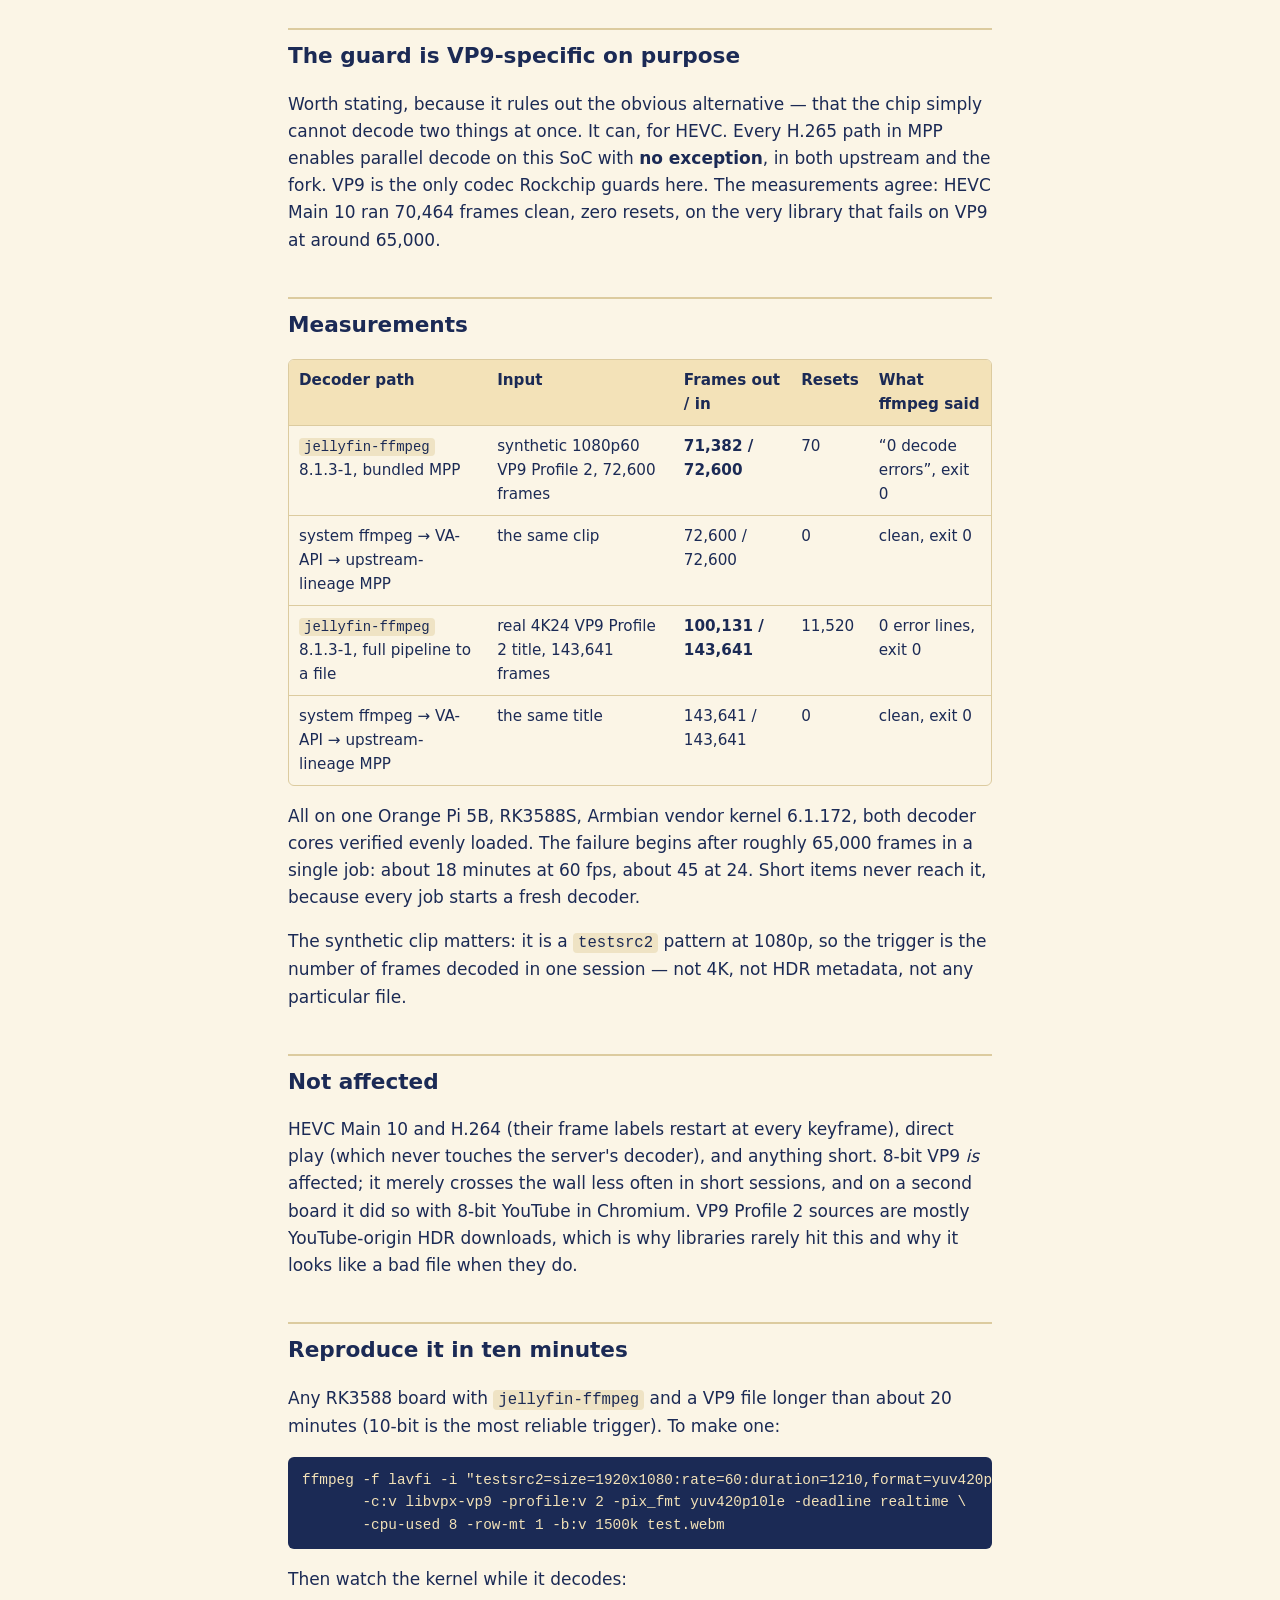
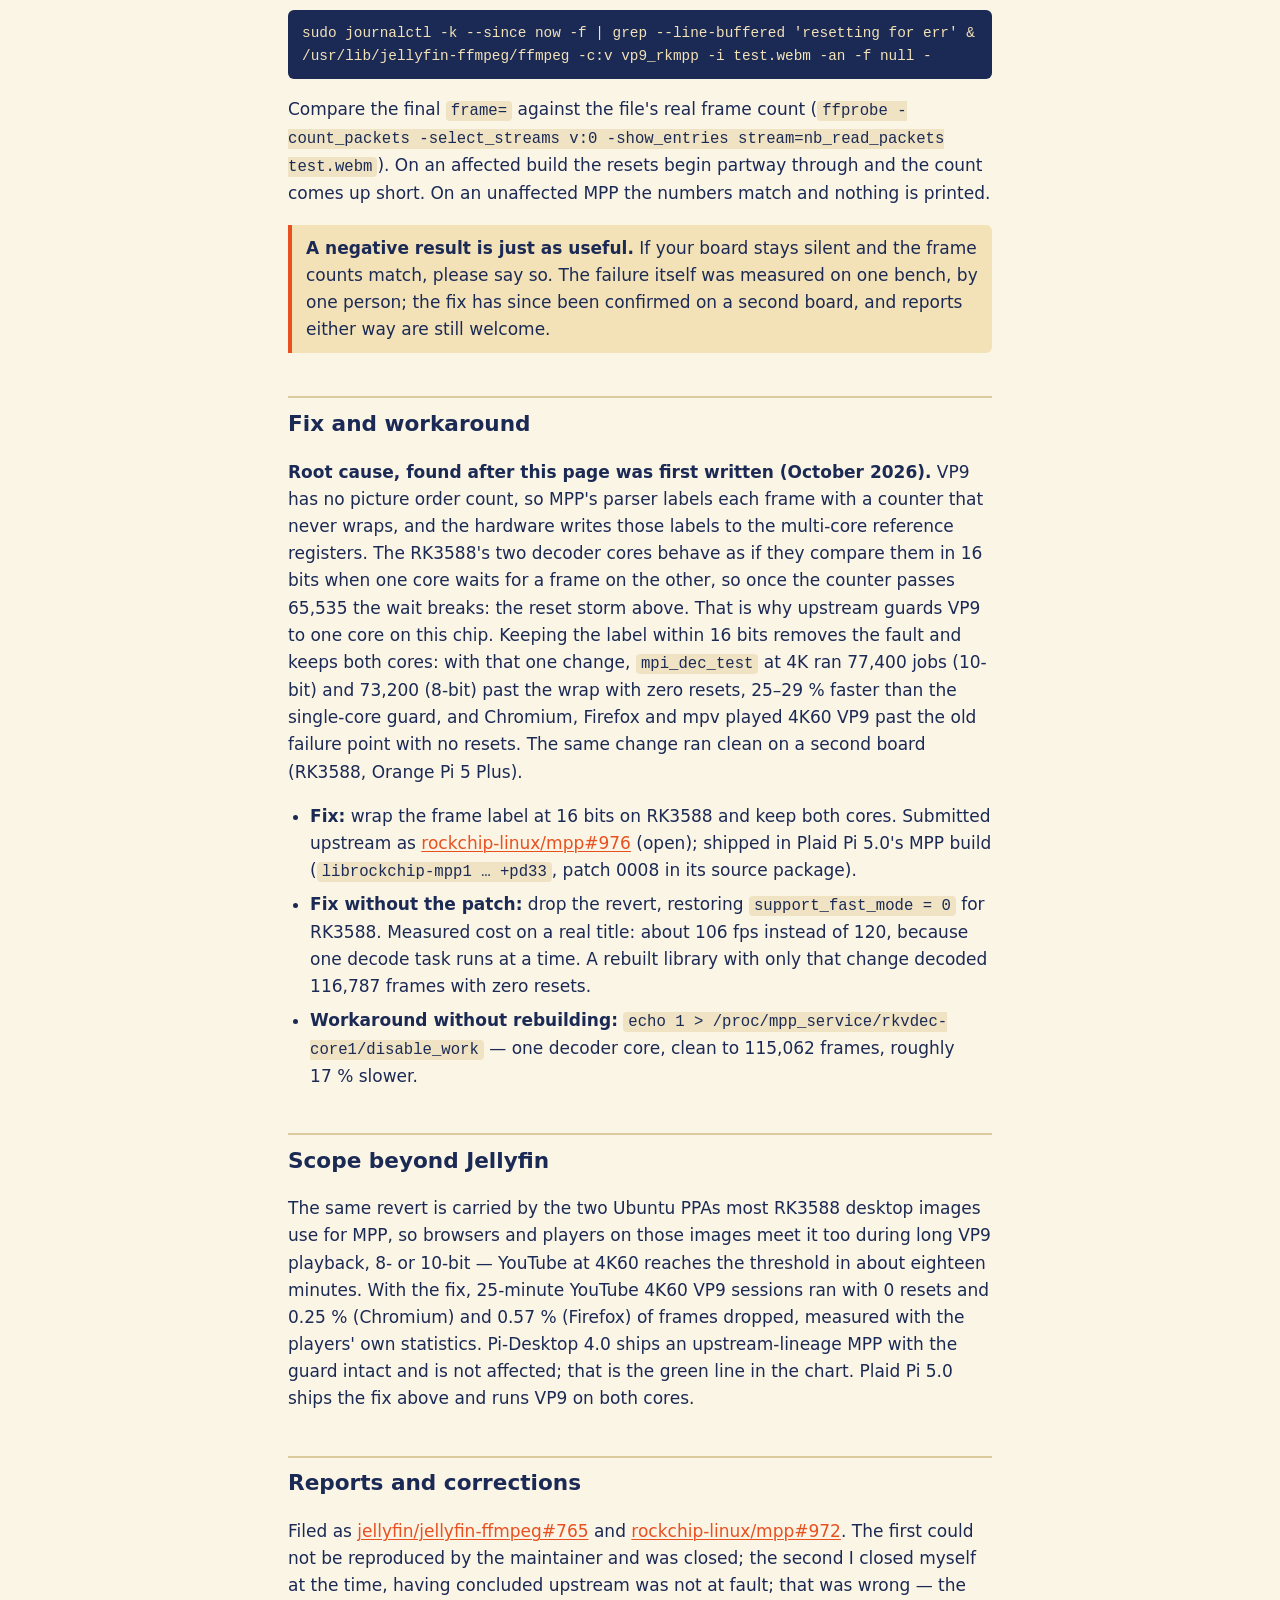
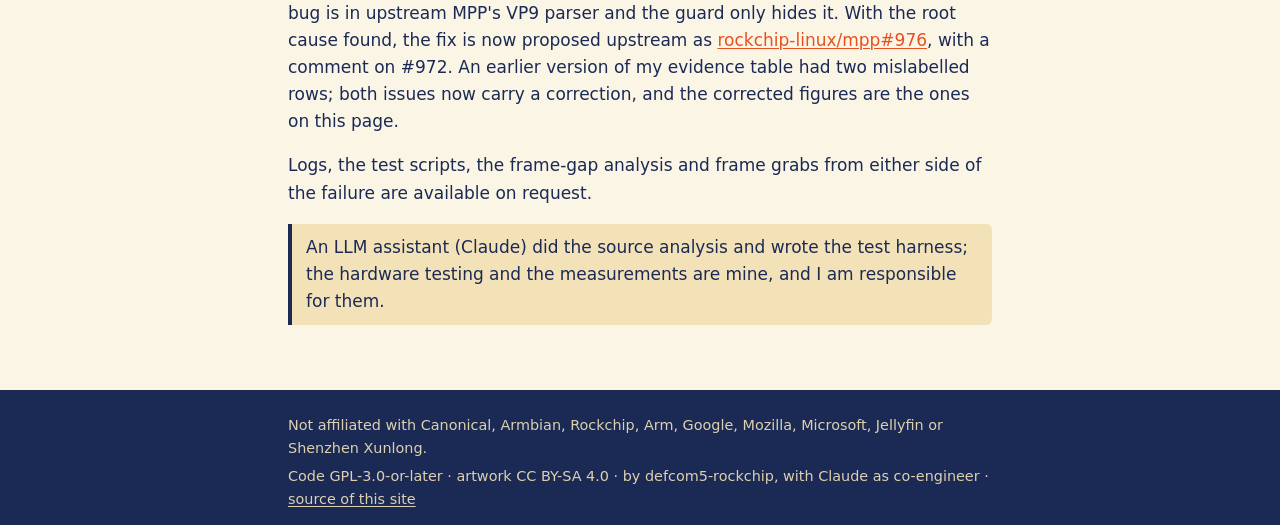
<file: docs/vp9-10bit-rk3588.html>
<!DOCTYPE html>
<html lang="en">
<head>
<meta charset="utf-8">
<meta name="viewport" content="width=device-width, initial-scale=1">
<title>Plaid Pi — VP9 frame loss on RK3588</title>
<meta name="description" content="Measured: the MPP video library bundled with jellyfin-ffmpeg silently drops about 30% of a long VP9 transcode on RK3588. One reverted line, the numbers, a ten-minute reproduction, and the root cause and fix.">
<link rel="stylesheet" href="style.css">
<link rel="icon" href="img/pi-desktop.svg" type="image/svg+xml">
</head>
<body>
<header class="site">
  <div class="wrap">
    <a class="brand" href="index.html"><img src="img/pi-desktop.svg" alt="" width="40" height="40"><span>Plaid Pi</span></a>
    <nav>
      <a href="download.html">Download</a>
      <a href="https://github.com/defcom5-rockchip/pi-desktop/blob/main/KNOWN-ISSUES.md">Known issues</a>
      <a href="privacy.html">Privacy</a>
      <a href="legal.html">Legal</a>
      <a href="security.html">Security</a>
      <a href="https://github.com/defcom5-rockchip/pi-desktop">GitHub</a>
    </nav>
  </div>
</header>

<main>
  <div class="wrap">
    <h1>VP9 frame loss on RK3588</h1>
    <p class="lede">The MPP video library bundled with <code>jellyfin-ffmpeg</code> silently drops about 30&nbsp;% of a long VP9 transcode on RK3588 boards (first measured with a 10-bit title; 8-bit is affected too). One reverted line exposes it. Measured 3 October 2026 on an Orange Pi 5B. <strong>Update, 19 October 2026:</strong> the root cause is found and fixed (see <a href="#fix">Fix and workaround</a>), and it has since been confirmed on a second board (RK3588, Orange Pi 5 Plus).</p>

    <figure>
      <img src="img/vp9-10bit-ours-vs-theirs.png" alt="Bar chart: frames missing per five minutes of a 100-minute 4K 10-bit VP9 title. Jellyfin's bundled library loses nothing for the first forty minutes, then 3,000 to 4,400 frames of every 7,200 for the rest of the title. An upstream-lineage library loses none at any point." width="1600" height="900" loading="lazy">
      <figcaption>Same board, same 100-minute 4K 10-bit VP9 title, same afternoon. Orange, Jellyfin's bundled MPP: 100,131 frames of 143,641. Green, an upstream-lineage MPP: all of them.</figcaption>
    </figure>

    <h2>What a user sees</h2>
    <p>A long title transcodes perfectly for about forty minutes, then starts freezing for up to six seconds at a time, repeatedly, for the rest of playback. Nothing appears in the Jellyfin log. <code>ffmpeg</code> reports no errors and exits cleanly. The container's timestamps still span the full runtime, so the player shows the correct duration with holes in it. It looks exactly like a bad file or a failing disk.</p>
    <p>Underneath, the video decoder is faulting and the kernel is resetting it hundreds of times a minute. Frames decoded during each reset are never produced, and nothing in the API says so.</p>

    <h2>The cause: one reverted line</h2>
    <p>Rockchip disabled parallel VP9 decode for the RK3588 upstream in August 2023, in <code>hal_vp9d</code>. The fork of MPP that <code>jellyfin-ffmpeg</code> builds from reverts that guard:</p>
<pre><code>         cfg-&gt;support_fast_mode = 1;
         if (mpp_get_soc_type() == ROCKCHIP_SOC_RK3588)
-            cfg-&gt;support_fast_mode = 0;      <span style="opacity:.75">// upstream: one decode task at a time</span>
+            cfg-&gt;cfg-&gt;status.hal_task_count = 2;  <span style="opacity:.75">// fork: two, across both decoder cores</span>
</code></pre>
    <p>That is the only behavioural change to the VP9 decoder among the eleven commits the fork carries above upstream. <code>jellyfin-ffmpeg</code> pins it in <code>builder/scripts.d/50-rkmpp.sh</code>, identically on 7.1.4-3 and every 8.x release including the current one.</p>

    <h2>The guard is VP9-specific on purpose</h2>
    <p>Worth stating, because it rules out the obvious alternative — that the chip simply cannot decode two things at once. It can, for HEVC. Every H.265 path in MPP enables parallel decode on this SoC with <strong>no exception</strong>, in both upstream and the fork. VP9 is the only codec Rockchip guards here. The measurements agree: HEVC Main 10 ran 70,464 frames clean, zero resets, on the very library that fails on VP9 at around 65,000.</p>

    <h2>Measurements</h2>
    <div class="table">
    <table>
      <tr><th>Decoder path</th><th>Input</th><th>Frames out / in</th><th>Resets</th><th>What ffmpeg said</th></tr>
      <tr><td><code>jellyfin-ffmpeg</code> 8.1.3-1, bundled MPP</td><td>synthetic 1080p60 VP9 Profile 2, 72,600 frames</td><td><strong>71,382 / 72,600</strong></td><td>70</td><td>“0 decode errors”, exit 0</td></tr>
      <tr><td>system ffmpeg → VA-API → upstream-lineage MPP</td><td>the same clip</td><td>72,600 / 72,600</td><td>0</td><td>clean, exit 0</td></tr>
      <tr><td><code>jellyfin-ffmpeg</code> 8.1.3-1, full pipeline to a file</td><td>real 4K24 VP9 Profile 2 title, 143,641 frames</td><td><strong>100,131 / 143,641</strong></td><td>11,520</td><td>0 error lines, exit 0</td></tr>
      <tr><td>system ffmpeg → VA-API → upstream-lineage MPP</td><td>the same title</td><td>143,641 / 143,641</td><td>0</td><td>clean, exit 0</td></tr>
    </table>
    </div>
    <p>All on one Orange Pi 5B, RK3588S, Armbian vendor kernel 6.1.172, both decoder cores verified evenly loaded. The failure begins after roughly 65,000 frames in a single job: about 18 minutes at 60&nbsp;fps, about 45 at 24. Short items never reach it, because every job starts a fresh decoder.</p>
    <p>The synthetic clip matters: it is a <code>testsrc2</code> pattern at 1080p, so the trigger is the number of frames decoded in one session — not 4K, not HDR metadata, not any particular file.</p>

    <h2>Not affected</h2>
    <p>HEVC Main 10 and H.264 (their frame labels restart at every keyframe), direct play (which never touches the server's decoder), and anything short. 8-bit VP9 <em>is</em> affected; it merely crosses the wall less often in short sessions, and on a second board it did so with 8-bit YouTube in Chromium. VP9 Profile 2 sources are mostly YouTube-origin HDR downloads, which is why libraries rarely hit this and why it looks like a bad file when they do.</p>

    <h2>Reproduce it in ten minutes</h2>
    <p>Any RK3588 board with <code>jellyfin-ffmpeg</code> and a VP9 file longer than about 20 minutes (10-bit is the most reliable trigger). To make one:</p>
<pre><code>ffmpeg -f lavfi -i "testsrc2=size=1920x1080:rate=60:duration=1210,format=yuv420p10le" \
       -c:v libvpx-vp9 -profile:v 2 -pix_fmt yuv420p10le -deadline realtime \
       -cpu-used 8 -row-mt 1 -b:v 1500k test.webm</code></pre>
    <p>Then watch the kernel while it decodes:</p>
<pre><code>sudo journalctl -k --since now -f | grep --line-buffered 'resetting for err' &amp;
/usr/lib/jellyfin-ffmpeg/ffmpeg -c:v vp9_rkmpp -i test.webm -an -f null -</code></pre>
    <p>Compare the final <code>frame=</code> against the file's real frame count (<code>ffprobe -count_packets -select_streams v:0 -show_entries stream=nb_read_packets test.webm</code>). On an affected build the resets begin partway through and the count comes up short. On an unaffected MPP the numbers match and nothing is printed.</p>
    <p class="note"><strong>A negative result is just as useful.</strong> If your board stays silent and the frame counts match, please say so. The failure itself was measured on one bench, by one person; the fix has since been confirmed on a second board, and reports either way are still welcome.</p>

    <h2 id="fix">Fix and workaround</h2>
    <p><strong>Root cause, found after this page was first written (October 2026).</strong> VP9 has no picture order count, so MPP's parser labels each frame with a counter that never wraps, and the hardware writes those labels to the multi-core reference registers. The RK3588's two decoder cores behave as if they compare them in 16 bits when one core waits for a frame on the other, so once the counter passes 65,535 the wait breaks: the reset storm above. That is why upstream guards VP9 to one core on this chip. Keeping the label within 16 bits removes the fault and keeps both cores: with that one change, <code>mpi_dec_test</code> at 4K ran 77,400 jobs (10-bit) and 73,200 (8-bit) past the wrap with zero resets, 25–29&nbsp;% faster than the single-core guard, and Chromium, Firefox and mpv played 4K60 VP9 past the old failure point with no resets. The same change ran clean on a second board (RK3588, Orange Pi 5 Plus).</p>
    <ul>
      <li><strong>Fix:</strong> wrap the frame label at 16 bits on RK3588 and keep both cores. Submitted upstream as <a href="https://github.com/rockchip-linux/mpp/pull/976">rockchip-linux/mpp#976</a> (open); shipped in Plaid Pi 5.0's MPP build (<code>librockchip-mpp1 … +pd33</code>, patch 0008 in its source package).</li>
      <li><strong>Fix without the patch:</strong> drop the revert, restoring <code>support_fast_mode = 0</code> for RK3588. Measured cost on a real title: about 106&nbsp;fps instead of 120, because one decode task runs at a time. A rebuilt library with only that change decoded 116,787 frames with zero resets.</li>
      <li><strong>Workaround without rebuilding:</strong> <code>echo 1 &gt; /proc/mpp_service/rkvdec-core1/disable_work</code> — one decoder core, clean to 115,062 frames, roughly 17&nbsp;% slower.</li>
    </ul>

    <h2>Scope beyond Jellyfin</h2>
    <p>The same revert is carried by the two Ubuntu PPAs most RK3588 desktop images use for MPP, so browsers and players on those images meet it too during long VP9 playback, 8- or 10-bit — YouTube at 4K60 reaches the threshold in about eighteen minutes. With the fix, 25-minute YouTube 4K60 VP9 sessions ran with 0 resets and 0.25&nbsp;% (Chromium) and 0.57&nbsp;% (Firefox) of frames dropped, measured with the players' own statistics. Pi-Desktop 4.0 ships an upstream-lineage MPP with the guard intact and is not affected; that is the green line in the chart. Plaid Pi 5.0 ships the fix above and runs VP9 on both cores.</p>

    <h2>Reports and corrections</h2>
    <p>Filed as <a href="https://github.com/jellyfin/jellyfin-ffmpeg/issues/765">jellyfin/jellyfin-ffmpeg#765</a> and <a href="https://github.com/rockchip-linux/mpp/issues/972">rockchip-linux/mpp#972</a>. The first could not be reproduced by the maintainer and was closed; the second I closed myself at the time, having concluded upstream was not at fault; that was wrong — the bug is in upstream MPP's VP9 parser and the guard only hides it. With the root cause found, the fix is now proposed upstream as <a href="https://github.com/rockchip-linux/mpp/pull/976">rockchip-linux/mpp#976</a>, with a comment on #972. An earlier version of my evidence table had two mislabelled rows; both issues now carry a correction, and the corrected figures are the ones on this page.</p>
    <p>Logs, the test scripts, the frame-gap analysis and frame grabs from either side of the failure are available on request.</p>

    <p class="note navy">An LLM assistant (Claude) did the source analysis and wrote the test harness; the hardware testing and the measurements are mine, and I am responsible for them.</p>
  </div>
</main>

<footer class="site">
  <div class="wrap">
    <p>Not affiliated with Canonical, Armbian, Rockchip, Arm, Google, Mozilla, Microsoft, Jellyfin or Shenzhen Xunlong.</p>
    <p>Code GPL-3.0-or-later · artwork CC BY-SA 4.0 · by defcom5-rockchip, with Claude as co-engineer · <a href="https://github.com/defcom5-rockchip/pi-desktop">source of this site</a></p>
  </div>
</footer>
</body>
</html>
</file>
<file: docs/style.css>
/* Plaid Pi website — Plaid palette: navy #1b2a55, cream #F3E2B8, orange #E85020. No external resources. */
:root {
  --navy: #1b2a55;
  --cream: #F3E2B8;
  --orange: #E85020;
  --paper: #fbf5e6;
  --ink: #1b2a55;
  --muted: #4a5577;
  --rule: #dccb9f;
  --code: #efe3c4;
}
* { box-sizing: border-box; }
html { -webkit-text-size-adjust: 100%; }
body {
  margin: 0;
  font: 17px/1.6 system-ui, -apple-system, "Segoe UI", Roboto, "Ubuntu Sans", Ubuntu, Cantarell, "Noto Sans", sans-serif;
  color: var(--ink);
  background: var(--paper);
}
a { color: var(--orange); text-decoration-thickness: 1px; text-underline-offset: 2px; }
a:hover { text-decoration-thickness: 2px; }
.wrap { max-width: 46rem; margin: 0 auto; padding: 0 16px; }

/* header */
header.site { background: var(--navy); color: var(--cream); }
header.site .wrap { display: flex; flex-wrap: wrap; align-items: center; gap: 8px 20px; padding-top: 14px; padding-bottom: 14px; }
header.site .brand { display: inline-flex; align-items: center; gap: 10px; color: var(--cream); text-decoration: none; font-weight: 700; font-size: 1.25rem; }
header.site .brand img { width: 40px; height: 40px; }
header.site nav { display: flex; flex-wrap: wrap; gap: 4px 16px; margin-left: auto; }
header.site nav a { color: var(--cream); text-decoration: none; font-size: 0.95rem; opacity: .92; }
header.site nav a:hover, header.site nav a[aria-current] { text-decoration: underline; opacity: 1; }

/* hero */
.hero { background: var(--navy); color: var(--cream); padding: 28px 0 40px; border-top: 1px solid rgba(243,226,184,.15); }
.hero h1 { font-size: 2.2rem; line-height: 1.15; margin: 0 0 6px; }
.hero h1 small { display: block; font-size: 1rem; font-weight: 400; opacity: .85; margin-top: 6px; }
.hero p { max-width: 36rem; font-size: 1.1rem; margin: 14px 0 22px; }
.hero .version { color: var(--orange); font-weight: 700; }
.btn { display: inline-block; background: var(--orange); color: #fff; font-weight: 700; padding: 12px 22px; border-radius: 6px; text-decoration: none; }
.btn:hover { background: #c9431a; }
.btn.secondary { background: transparent; color: var(--cream); border: 2px solid var(--cream); margin-left: 8px; }
.btn.secondary:hover { background: rgba(243,226,184,.12); }

/* content */
main { padding: 32px 0 48px; }
main h1 { font-size: 1.9rem; line-height: 1.2; margin: 0 0 8px; }
main h2 { font-size: 1.35rem; margin: 2em 0 .5em; padding-top: .4em; border-top: 2px solid var(--rule); }
main h3 { font-size: 1.1rem; margin: 1.6em 0 .4em; }
main p, main li { max-width: 46rem; }
main ul, main ol { padding-left: 1.3em; }
li + li { margin-top: .35em; }
.lede { font-size: 1.1rem; color: var(--muted); margin-top: 0; }
.note { border-left: 4px solid var(--orange); background: var(--cream); padding: 10px 14px; border-radius: 0 6px 6px 0; }
.note.navy { border-left-color: var(--navy); }
code, pre, kbd { font-family: "Ubuntu Sans Mono", ui-monospace, SFMono-Regular, Menlo, Consolas, monospace; font-size: .92em; }
code { background: var(--code); padding: 1px 5px; border-radius: 4px; }
pre { background: var(--navy); color: var(--cream); padding: 12px 14px; border-radius: 6px; overflow-x: auto; line-height: 1.45; }
pre code { background: none; padding: 0; color: inherit; }
blockquote { margin: 1em 0; padding: 8px 14px; border-left: 4px solid var(--rule); color: var(--muted); font-size: .95rem; }

/* tables (scroll inside, never the page) */
.table { overflow-x: auto; -webkit-overflow-scrolling: touch; margin: 1em 0; border: 1px solid var(--rule); border-radius: 6px; }
table { border-collapse: collapse; width: 100%; min-width: 36rem; font-size: .95rem; }
th, td { text-align: left; vertical-align: top; padding: 8px 10px; border-bottom: 1px solid var(--rule); }
th { background: var(--cream); font-weight: 700; }
tr:last-child td { border-bottom: 0; }

/* figures */
figure { margin: 1.5em 0; }
figure img { max-width: 100%; height: auto; border-radius: 6px; border: 1px solid var(--rule); }
figcaption { font-size: .9rem; color: var(--muted); margin-top: 6px; }
.placeholder { aspect-ratio: 16 / 9; display: flex; align-items: center; justify-content: center; text-align: center; padding: 16px; background: var(--navy); color: var(--cream); border-radius: 6px; border: 2px dashed rgba(243,226,184,.4); }

/* feature list */
.features { list-style: none; padding: 0; display: grid; grid-template-columns: 1fr; gap: 12px; }
.features li { background: #fff8; border: 1px solid var(--rule); border-radius: 6px; padding: 12px 14px; max-width: none; }
.features li strong { color: var(--navy); }
@media (min-width: 680px) { .features { grid-template-columns: 1fr 1fr; } }

/* footer */
footer.site { background: var(--navy); color: var(--cream); font-size: .9rem; }
footer.site .wrap { padding-top: 20px; padding-bottom: 24px; }
footer.site p { margin: 4px 0; opacity: .9; }
footer.site a { color: var(--cream); }

img { max-width: 100%; }
</file>
